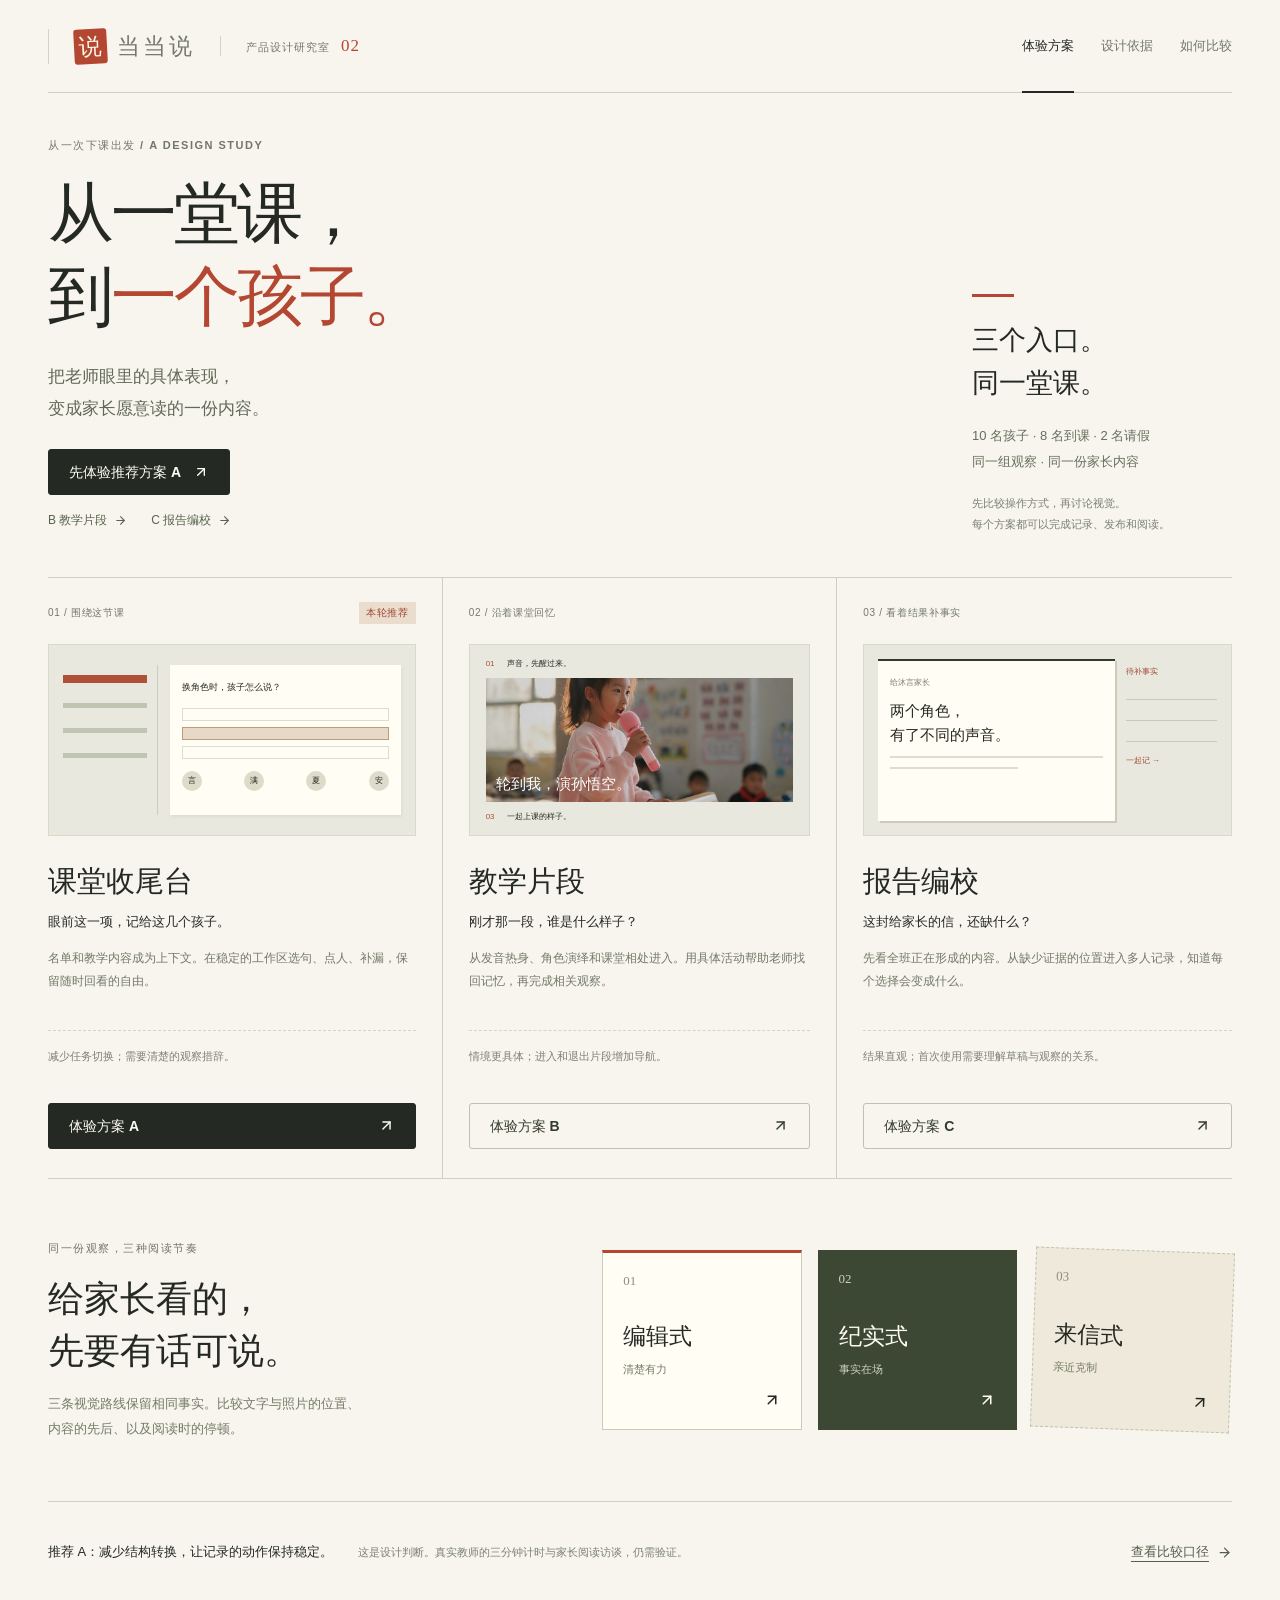
<file: index.html>
<!doctype html><html lang="zh-CN"><head><meta charset="utf-8"><meta name="viewport" content="width=device-width,initial-scale=1"><title>当当说 · 正在打开设计研究室</title><style>body{margin:0;min-height:100vh;display:grid;place-items:center;background:#f7f5ee;color:#252923;font-family:system-ui,sans-serif}main{text-align:center;padding:25px}h1{font-size:28px}p{font-size:14px;color:#646f57}button{padding:12px 20px;background:#252923;color:#fff;border:0}</style></head><body><main><h1>当当说</h1><p>正在打开三种核心体验方案…</p></main><script>window.__DDS_HTML_PARTS__=[];</script><script src="./parts/part-01.js"></script>
<script src="./parts/part-02.js"></script>
<script src="./parts/part-03.js"></script>
<script src="./parts/part-04.js"></script>
<script src="./parts/part-05.js"></script>
<script src="./parts/part-06.js"></script>
<script src="./parts/part-07.js"></script>
<script src="./parts/part-08.js"></script>
<script src="./parts/part-09.js"></script>
<script src="./parts/part-10.js"></script>
<script src="./parts/part-11.js"></script>
<script src="./parts/part-12.js"></script>
<script src="./parts/part-13.js"></script>
<script src="./parts/part-14.js"></script>
<script src="./parts/part-15.js"></script>
<script src="./parts/part-16.js"></script>
<script src="./parts/part-17.js"></script>
<script src="./parts/part-18.js"></script><script>window.addEventListener('load',function(){if(window.__DDS_HTML_PARTS__.length!==18){document.querySelector('p').textContent='文件没有加载完整，请完整解压后重试。';}else{var ddsHtml=window.__DDS_HTML_PARTS__.join('');delete window.__DDS_HTML_PARTS__;document.open();document.write(ddsHtml);document.close();}},{once:true});</script></body></html>
</file>
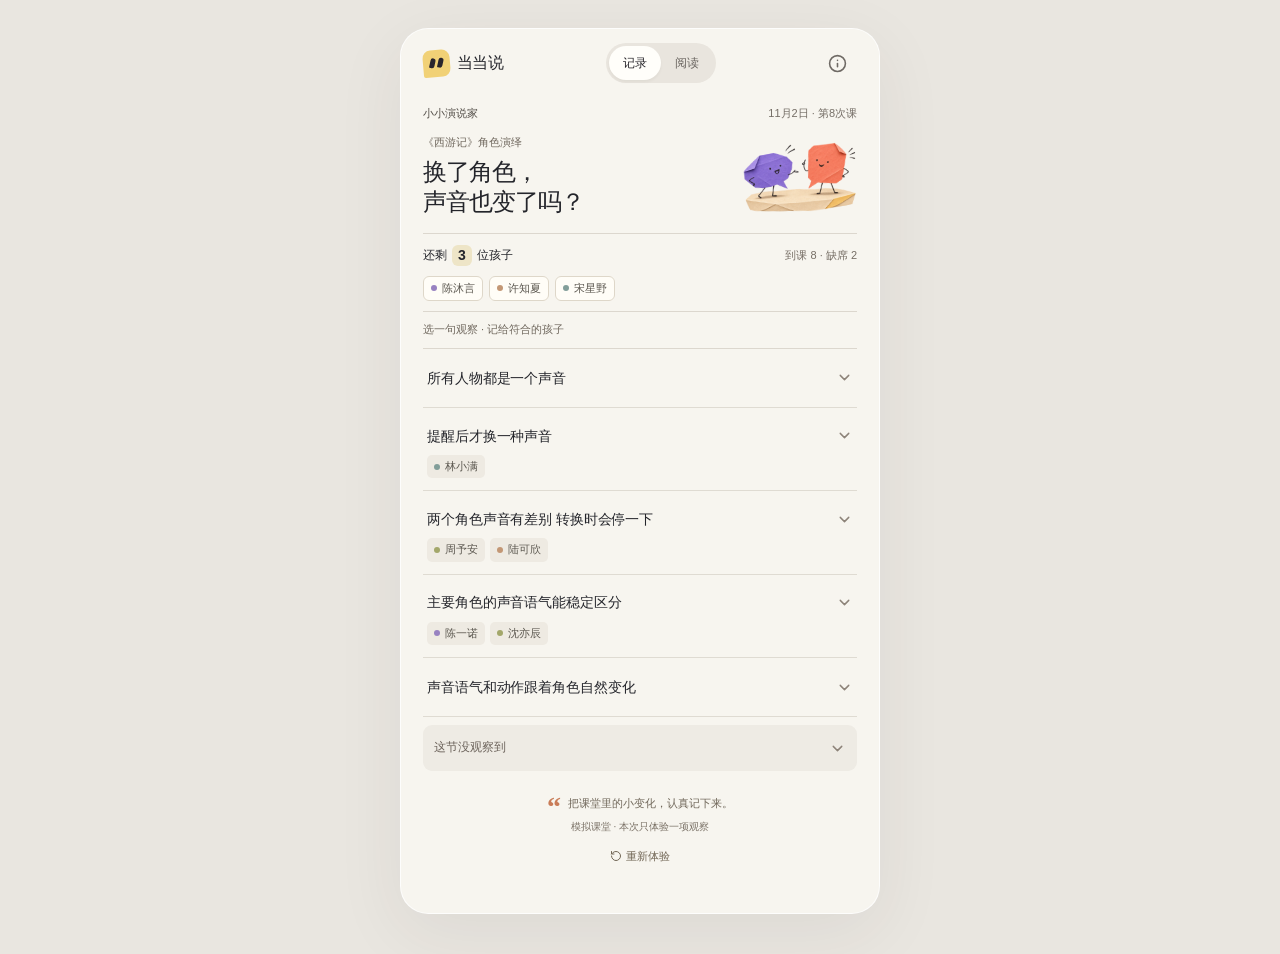
<file: moment/index.html>
<!doctype html><html lang="zh-CN"><head><meta charset="UTF-8"/><meta name="viewport" content="width=device-width,initial-scale=1,viewport-fit=cover"/><meta name="theme-color" content="#f4f3f7"/><title>当当说 · 留住这一刻</title>  <script type="module" crossorigin src="./assets/moment-moly-GaG.js"></script>
  <link rel="stylesheet" crossorigin href="./assets/moment-C3P3PPce.css">
</head><body><div id="root"></div></body></html>
</file>
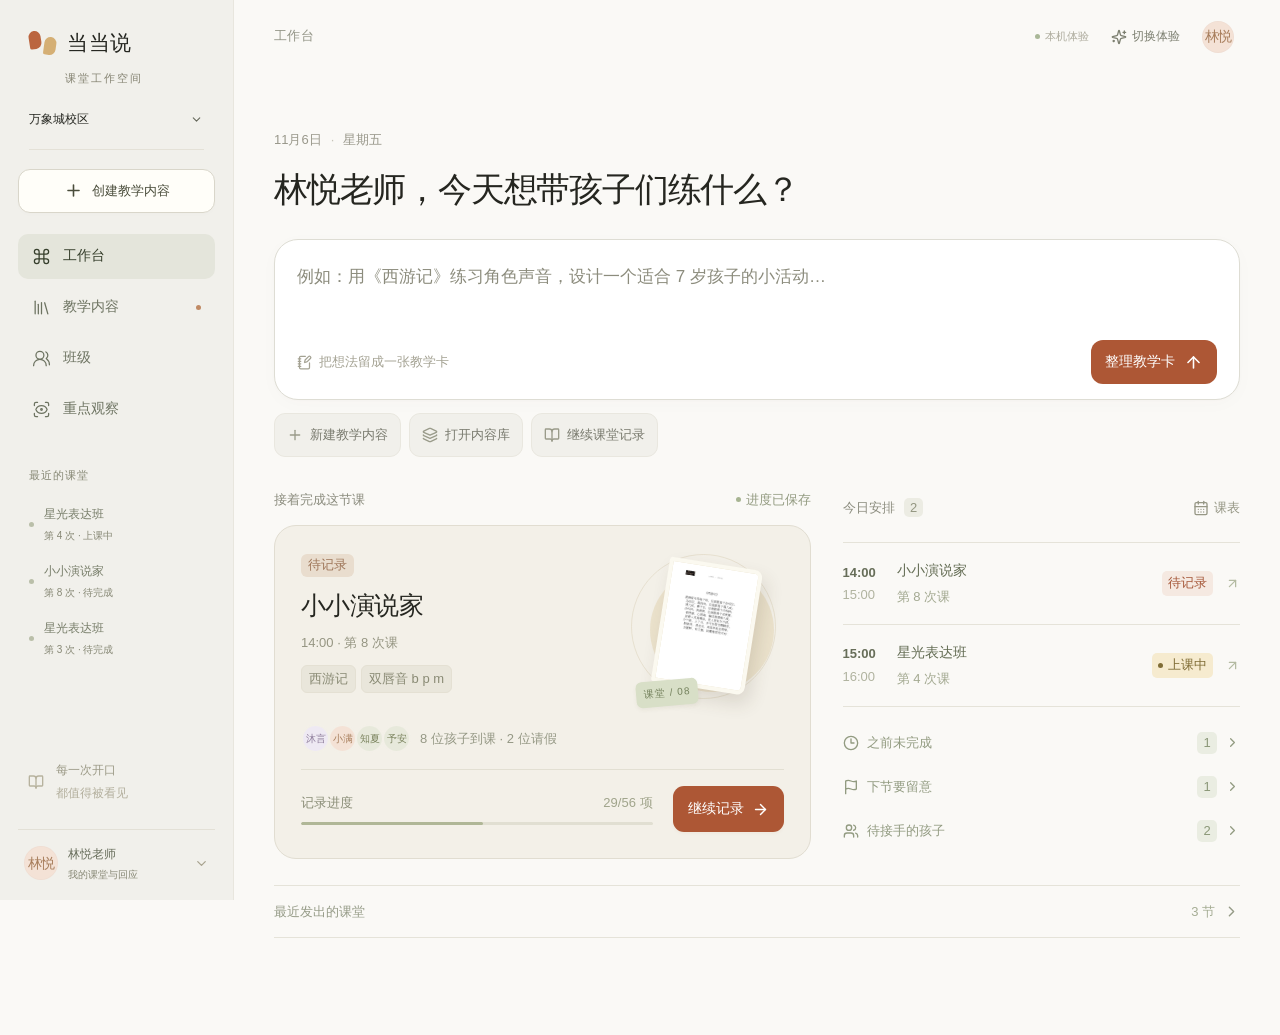
<file: rebuild/index.html>
<!doctype html>
<html lang="zh-CN"><head><meta charset="UTF-8"/><meta name="viewport" content="width=device-width, initial-scale=1, viewport-fit=cover"/><meta name="theme-color" content="#f8f7f3"/><meta name="description" content="当当说 · 记下课堂里发生的成长"/><link rel="icon" href="data:image/svg+xml,%3Csvg xmlns='http://www.w3.org/2000/svg' viewBox='0 0 32 32'%3E%3Crect x='3' y='4' width='12' height='19' rx='6' fill='%236452cc'/%3E%3Crect x='18' y='10' width='12' height='19' rx='6' fill='%23d2a05b'/%3E%3C/svg%3E"/><title>当当说 · 课堂与成长</title>  <script type="module" crossorigin src="./assets/rebuild-Ch8-Cnk4.js"></script>
  <link rel="stylesheet" crossorigin href="./assets/rebuild-DZ2spEwN.css">
</head><body><div id="root"></div></body></html>
</file>
<file: moment/assets/moment-C3P3PPce.css>
.mp-parent{--mp-ink: #24252b;--mp-copy: #56564f;--mp-muted: #68665f;--mp-purple: #7055d7;--mp-page: #f7f5ef;--mp-line: #dedbd2;color:var(--mp-ink);background:var(--mp-page);min-height:calc(100svh - 64px);width:100%;overflow-x:clip;font-family:-apple-system,BlinkMacSystemFont,PingFang SC,Microsoft YaHei,sans-serif;-webkit-font-smoothing:antialiased;padding:0 22px max(32px,env(safe-area-inset-bottom));box-sizing:border-box}.mp-parent *,.mp-parent *:before,.mp-parent *:after{box-sizing:border-box}.mp-parent button{font:inherit;cursor:pointer;-webkit-tap-highlight-color:transparent}.mp-parent button:focus-visible,.mp-moment-observation:focus-visible{outline:3px solid var(--mp-purple);outline-offset:5px}.mp-parent-header{max-width:480px;min-height:48px;margin:0 auto;display:flex;justify-content:space-between;align-items:center;gap:14px}.mp-parent-back{border:0;padding:0 5px 0 0;min-height:44px;display:inline-flex;align-items:center;gap:7px;background:none;color:var(--mp-copy);font-size:12px!important}.mp-parent-back:hover{color:var(--mp-ink)}.mp-parent-date{margin-left:auto;color:var(--mp-muted);font-size:11px;line-height:1.5;white-space:nowrap;font-variant-numeric:tabular-nums}.mp-parent-date>span{margin:0 5px}.mp-parent-content{max-width:440px;margin:14px auto 0}.mp-parent-identity{margin:0 0 24px}.mp-parent-identity h1{font-size:22px;line-height:1.4;font-weight:750;letter-spacing:-.5px;color:var(--mp-ink);margin:0}.mp-parent-identity p{font-size:12px;line-height:1.75;margin:8px 0 0;color:var(--mp-copy)}.mp-parent-identity p>span{margin:0 5px}.mp-moment-card{position:relative;width:100%;margin:0;border:1px solid #d8d4c8;border-radius:3px 0 3px 3px;background:#fffdf7;box-shadow:0 2px 2px #28272006,0 9px 16px -10px #35322928;scroll-margin-top:24px;isolation:isolate;view-transition-name:mp-moment-surface}.mp-moment-card:before{content:"";position:absolute;z-index:2;width:19px;height:19px;right:-1px;top:-1px;background:linear-gradient(45deg,#ece8dc 0 47%,#cfcbbf 49% 51%,var(--mp-page) 53%)}.mp-paper-face{padding:22px 24px 4px}.mp-moment-topline{display:flex;align-items:center;justify-content:space-between;gap:12px;margin-bottom:25px}.mp-moment-aspect{color:#6043c4;background:#f0ebff;border:1px solid #dcd2fa;border-radius:3px;font-size:11px;font-weight:550;line-height:1.5;padding:3px 7px}.mp-paper-number{font-size:11px;font-weight:500;color:var(--mp-muted);letter-spacing:.4px;padding-right:4px}.mp-moment-anchor{position:relative}.mp-observation-label{display:block;font-size:11px;color:var(--mp-muted);line-height:1.7;margin-bottom:8px}.mp-moment-observation{font-size:27px;font-weight:750;line-height:1.65;letter-spacing:-.5px;color:var(--mp-ink);margin:0;overflow-wrap:anywhere;outline:none;view-transition-name:mp-moment-observation}.mp-observation-phrase{display:inline-block;max-width:100%;vertical-align:top}.mp-moment-imprint{display:flex;align-items:flex-end;justify-content:space-between;gap:10px;min-height:126px;padding:10px 0 8px}.mp-teacher-imprint{flex-shrink:0;display:flex;flex-direction:column;align-items:flex-start;gap:4px;padding:0 0 13px}.mp-ink-dash{display:block;width:23px;height:4px;background:#e9785b;border-radius:3px 1px 2px;transform:rotate(-7deg);margin-bottom:6px}.mp-teacher-imprint>span:not(.mp-ink-dash){font-size:11px;color:var(--mp-muted);line-height:1.5}.mp-teacher-imprint strong{font-size:13px;color:var(--mp-ink);font-weight:550;line-height:1.6}.mp-voice-stage{display:block;width:170px;height:118px;max-width:65%;object-fit:contain;object-position:center bottom;mix-blend-mode:multiply}.mp-paper-footer{display:flex;align-items:center;justify-content:space-between;gap:12px;margin:0 24px;padding:13px 0 14px;border-top:1px dashed #d9d5c9;font-size:11px;color:var(--mp-muted);line-height:1.5;font-variant-numeric:tabular-nums}.mp-paper-footer>span:last-child{letter-spacing:1px}.mp-moment-action{padding-top:19px}.mp-action-context{color:var(--mp-copy);font-size:11px;text-align:center;line-height:1.7;margin:0 0 10px}.mp-moment-toggle{display:flex;align-items:center;justify-content:center;gap:13px;width:100%;min-height:52px;padding:14px 20px;border:1px solid var(--mp-ink);border-radius:11px;background:var(--mp-ink);color:#fffdf7;font-size:15px!important;font-weight:550!important;line-height:1.5}.mp-moment-toggle:hover{background:#35353b}.mp-moment-toggle:active{transform:translateY(1px)}.mp-moment-toggle:disabled{cursor:wait}.mp-moment-toggle svg{flex-shrink:0}.mp-parent-expanded .mp-moment-toggle{background:transparent;color:var(--mp-ink);border-color:#b6b2a7}.mp-parent-expanded .mp-moment-toggle:hover{background:#eeece4}.mp-moment-reading{position:relative;min-width:0;margin:0 24px;padding:22px 0 0;border-top:1px solid var(--mp-line)}.mp-moment-reading:before{content:"";position:absolute;width:34px;height:3px;left:0;top:-2px;background:var(--mp-purple)}.mp-history-heading{display:flex;flex-wrap:wrap;gap:7px 9px;align-items:baseline}.mp-history-label{color:#6043c4;font-size:11px;line-height:1.7;font-weight:600}.mp-moment-history h2{font-size:13px;color:var(--mp-copy);font-weight:550;line-height:1.7;margin:0}.mp-moment-history blockquote{color:var(--mp-ink);font-size:19px;line-height:1.8;font-weight:550;padding:0;margin:12px 0 0;overflow-wrap:anywhere}.mp-history-empty>p,.mp-moment-pause>p{color:var(--mp-copy);font-size:16px;line-height:1.8;margin:9px 0 0}.mp-moment-next{margin-top:27px;padding-left:12px;border-left:2px solid #d5cdb3}.mp-moment-next h2{font-size:12px;color:var(--mp-copy);font-weight:550;line-height:1.7;margin:0 0 7px}.mp-moment-next>p{font-size:16px;line-height:1.85;color:var(--mp-ink);margin:0;overflow-wrap:anywhere}.mp-reading-end{color:var(--mp-muted);font-size:11px;line-height:1.7;padding:0;margin:26px 0 19px}.mp-moment-pause h2{font-size:18px;line-height:1.6;color:var(--mp-ink);margin:0;font-weight:650}.mp-unobserved-note{display:flex;align-items:flex-start;gap:12px;padding:27px 0 25px}.mp-unobserved-note .mp-ink-dash{flex-shrink:0;margin-top:12px;background:#aaa495}.mp-unobserved-note>p{color:var(--mp-copy);font-size:16px;line-height:1.8;margin:0}.mp-parent-empty{max-width:380px;margin:40px auto 0;padding-bottom:20px;text-align:center}.mp-empty-paper{position:relative;width:150px;height:170px;border:1px solid #d7d3c7;border-radius:2px;background:#fffdf7;box-shadow:3px 5px 0 -2px #eeebe1,3px 5px 0 -1px #d7d3c7;margin:0 auto 30px;padding:24px 22px;transform:rotate(-6deg)}.mp-empty-paper-label{display:block;color:var(--mp-muted);text-align:left;font-size:11px;font-weight:550;margin-bottom:22px}.mp-empty-paper>i{display:block;height:1px;background:#dcd8cc;margin:12px 0}.mp-empty-paper>i:nth-last-child(2){width:62%}.mp-empty-paper-mark{position:absolute;left:22px;bottom:22px;width:20px;height:4px;background:#e9785b;transform:rotate(-5deg);border-radius:2px}.mp-parent-empty h1{color:var(--mp-ink);font-size:30px;font-weight:750;line-height:1.5;letter-spacing:-.8px;margin:0}.mp-parent-empty>p{color:var(--mp-copy);font-size:16px;line-height:1.85;margin:17px 0 27px}.mp-empty-back{display:flex;align-items:center;justify-content:center;gap:13px;width:100%;min-height:52px;padding:14px 18px;border:1px solid var(--mp-ink);border-radius:11px;color:#fffdf7;background:var(--mp-ink);font-size:15px!important;font-weight:550!important}.mp-empty-back:hover{background:#35353b}::view-transition-group(mp-moment-surface),::view-transition-group(mp-moment-observation){animation-duration:.3s;animation-timing-function:cubic-bezier(.2,.75,.25,1)}::view-transition-old(mp-moment-surface),::view-transition-new(mp-moment-surface){height:100%;mix-blend-mode:normal;object-fit:fill}::view-transition-old(mp-moment-observation),::view-transition-new(mp-moment-observation){mix-blend-mode:normal}@media(min-width:600px){.mp-parent{padding-left:28px;padding-right:28px}.mp-parent-content{margin-top:18px}.mp-parent-identity{margin-bottom:27px}.mp-paper-face{padding:24px 28px 5px}.mp-moment-observation{font-size:29px}.mp-moment-imprint{min-height:142px}.mp-voice-stage{width:186px;height:132px}.mp-moment-reading,.mp-paper-footer{margin-left:28px;margin-right:28px}}@media(max-width:374px){.mp-parent{padding-left:18px;padding-right:18px}.mp-parent-content{margin-top:11px}.mp-parent-identity{margin-bottom:20px}.mp-parent-identity h1{font-size:21px}.mp-paper-face{padding-left:21px;padding-right:21px}.mp-moment-observation{font-size:25px}.mp-moment-topline{margin-bottom:21px}.mp-voice-stage{width:150px;height:108px}.mp-moment-imprint{min-height:116px}.mp-moment-reading,.mp-paper-footer{margin-left:21px;margin-right:21px}}@media(prefers-reduced-motion:reduce){.mp-parent *,.mp-parent *:before,.mp-parent *:after{animation:none!important;transition:none!important;scroll-behavior:auto!important}::view-transition-group(mp-moment-surface),::view-transition-group(mp-moment-observation),::view-transition-old(mp-moment-surface),::view-transition-new(mp-moment-surface),::view-transition-old(mp-moment-observation),::view-transition-new(mp-moment-observation){animation-duration:.001ms!important}}:root{font-family:-apple-system,BlinkMacSystemFont,Segoe UI,PingFang SC,Hiragino Sans GB,Microsoft YaHei,sans-serif;color:#24252b;background:#e9e6e0;font-synthesis:none;-webkit-font-smoothing:antialiased;--ink:#24252b;--violet:#7055d7;--muted:#6e6a67;--paper:#f7f5ef}*{box-sizing:border-box}body{margin:0}button,a{-webkit-tap-highlight-color:transparent}button{font:inherit;color:inherit;cursor:pointer;border:0;background:none}button:disabled{cursor:default}button svg{flex-shrink:0}button:focus-visible,a:focus-visible{outline:3px solid #927aea;outline-offset:4px}a{color:inherit;text-decoration:none}.moment-app{position:relative;max-width:480px;min-height:100dvh;margin:auto;background:var(--paper);padding-bottom:env(safe-area-inset-bottom);isolation:isolate}.moment-top{height:64px;padding:12px 22px 8px;display:flex;align-items:center;justify-content:space-between;gap:12px;position:relative;z-index:5;background:var(--paper)}.moment-brand{display:flex;align-items:center;gap:7px;font-size:16px;font-weight:800;letter-spacing:-.6px}.moment-symbol{width:27px;height:27px;background:#f1d176;border-radius:8px 8px 8px 2px;display:grid;place-items:center;font-family:Georgia,serif;font-weight:800;font-size:41px;padding-top:2px;line-height:1;overflow:hidden;transform:rotate(-5deg)}.moment-modes{display:flex;padding:3px;background:#e9e5de;border-radius:22px}.moment-modes button{font-size:12px;min-width:52px;min-height:34px;border-radius:18px;color:#69645f;font-weight:500}.moment-modes button[aria-pressed=true]{background:#fffefa;color:#27252a;box-shadow:0 2px 3px #33261b0c}.moment-icon{width:38px;height:42px;display:grid;place-items:center;border-radius:50%;color:#6f6a65}.moment-icon:hover{background:#eae6de}.moment-teacher{padding:4px 22px 23px}.moment-intro{padding:8px 0 17px}.moment-lesson-line{display:flex;align-items:center;justify-content:space-between;gap:10px;font-size:11px;color:#746d65;line-height:1.5}.moment-lesson-line>span:first-child{font-weight:550;color:#534e48}.moment-title-row{position:relative;display:flex;align-items:center;justify-content:space-between;margin-top:17px;min-height:108px}.moment-title-row>div{position:relative;z-index:1}.moment-lesson-name{font-size:11px;margin:0 0 10px;color:#70685e}.moment-intro h1{font-size:25px;line-height:1.32;letter-spacing:-1px;font-weight:760;margin:0}.moment-stage{width:148px;height:125px;object-fit:contain;margin:-10px -12px -10px -5px;transform:rotate(-3deg);flex-shrink:0;pointer-events:none}.moment-roster{padding:13px 0 12px;border-top:1px solid #dcd7ce;border-bottom:1px solid #dcd7ce;position:sticky;top:0;z-index:4;background:#f7f5eff5;-webkit-backdrop-filter:blur(14px);backdrop-filter:blur(14px)}.moment-roster-title{display:flex;justify-content:space-between;align-items:center;gap:8px;font-size:12px}.moment-roster-title>span{display:flex;align-items:center;gap:4px;font-weight:550}.moment-roster-title strong{display:inline-grid;place-items:center;font-size:14px;min-width:20px;height:21px;background:#eee5c7;border-radius:6px;font-weight:700;margin:0 1px}.moment-roster-title small{font-size:11px;color:#766e65}.moment-roster-title svg{color:#5c5384}.moment-roster>p{font-size:12px;color:#646255;margin:7px 0 0}.moment-roster.is-complete{background:#efeee3f5}.moment-roster.is-complete .moment-roster-title>span{color:#454932}.moment-roster.is-complete .moment-roster-title svg{background:#e1e5cb;padding:2px;box-sizing:content-box;border-radius:50%;color:#4f5938;animation:moment-arrive .28s ease-out}.moment-waiting{display:flex;flex-wrap:wrap;gap:6px;margin-top:10px}.moment-person{display:inline-flex;align-items:center;gap:5px;padding:4px 7px;border-radius:5px;font-size:11px;line-height:1.4;white-space:nowrap;color:#5b574f;background:#eeeae2;vertical-align:middle}.moment-waiting .moment-person{background:#fffdf7;border:1px solid #ded7c9;border-radius:6px}.moment-dot{width:6px;height:6px;border-radius:50%;display:inline-block;background:var(--tone)}.tone-0{--tone:#9882c1;--toneLight:#e9e1f5}.tone-1{--tone:#829e99;--toneLight:#e2ece6}.tone-2{--tone:#c39775;--toneLight:#f4e5d8}.tone-3{--tone:#a3a76a;--toneLight:#ebeccf}.moment-guide{display:flex;align-items:center;justify-content:space-between;gap:7px;min-height:43px;font-size:11px;color:#70685e}.moment-guide button{display:inline-flex;align-items:center;gap:4px;min-height:40px;color:#5e4e91;font-size:11px}.moment-guide button:disabled{opacity:.4}.moment-sentences{display:flex;flex-direction:column;gap:0;border-top:1px solid #dcd7ce}.moment-sentence{position:relative;padding:0 4px;background:transparent;border-bottom:1px solid #dfdbd2;scroll-margin-top:110px;transition:background .18s,border-color .18s;overflow:clip}.moment-sentence-heading{display:flex;align-items:center;justify-content:space-between;gap:14px;width:100%;min-height:58px;padding:16px 0;font-size:14px;font-weight:530;line-height:1.6;letter-spacing:-.1px;text-align:left}.moment-sentence-heading>span{max-width:300px}.moment-sentence-heading svg{color:#8d8379;transition:transform .15s}.moment-sentence-heading:active:not(:disabled) svg{transform:translateY(2px)}.moment-sentence-heading:disabled{color:#5e5a55}.moment-sentence.has-records .moment-sentence-heading{padding-bottom:7px;min-height:47px}.moment-assigned{display:flex;flex-wrap:wrap;gap:5px;padding:0 0 12px}.moment-sentence.is-unobserved{border:0;margin-top:8px;padding:0 11px;background:#eeebe4;border-radius:9px}.moment-sentence.is-unobserved .moment-sentence-heading{min-height:46px;font-size:12px;color:#6b625a;padding:12px 0}.moment-sentence.is-active{padding:0 14px;margin:8px -5px;border:1px solid #c7bce9;border-radius:14px;background:#fffdff;box-shadow:0 4px #ddd6ed55,0 14px 26px -19px #3e2f66;z-index:2}.moment-sentence.is-active:before{content:"";position:absolute;top:0;left:0;right:0;height:4px;background:#8b75d9}.moment-sentence.is-active .moment-sentence-heading{font-size:17px;font-weight:680;line-height:1.55;padding:21px 0 17px;min-height:85px;border-bottom:1px solid #e7e0ef}.moment-sentence.is-active .moment-sentence-heading svg{color:#66557c}.moment-choice-label{display:flex;align-items:center;justify-content:space-between;font-size:11px;color:#756485;margin:15px 0 12px}.moment-choice-label>span:first-child{font-size:12px;color:#49395e;font-weight:550}.moment-choice-label>span:last-child{background:#f0ebfa;padding:4px 8px;border-radius:12px}.moment-children{display:grid;grid-template-columns:repeat(4,minmax(0,1fr));gap:6px}.moment-child{display:flex;flex-direction:column;align-items:center;gap:6px;padding:9px 1px 8px;min-height:92px;border:1px solid #e9e3ef;background:#fff;border-radius:9px;font-size:11px;transition:background .14s,border-color .14s,transform .12s}.moment-child:active{transform:scale(.95)}.moment-initial{width:31px;height:31px;display:grid;place-items:center;position:relative;border-radius:50%;background:var(--toneLight);color:#62516c;font-size:13px;font-weight:650}.moment-child>small{font-size:10px;white-space:nowrap;color:#756782}.moment-child.is-chosen{background:#7055cf;border-color:#7055cf;color:#fff;box-shadow:0 2px #4e3b9a}.moment-child.is-chosen .moment-initial{background:#ffffff25;color:#fff}.moment-tick{position:absolute;right:-3px;bottom:0;width:14px;height:14px;display:grid;place-items:center;border-radius:50%;background:#fff;color:#6547c3;animation:moment-arrive .18s ease-out}.moment-conflicts{margin-top:13px;border-top:1px solid #e8deee;padding-top:12px;font-size:11px;line-height:1.6;color:#6e5e7c}.moment-conflicts strong{font-size:11px;font-weight:600;color:#51415f}.moment-conflicts p{margin:7px 0}.moment-removal{font-size:11px;color:#65516b;line-height:1.7;background:#f5edf4;border-radius:7px;padding:8px 10px}.moment-choice-actions{display:flex;gap:9px;margin:16px 0 15px}.moment-cancel{min-height:46px;padding:11px 17px;border-radius:10px;background:#eee8f3;color:#655670;font-size:12px}.moment-confirm{display:flex;justify-content:center;align-items:center;gap:12px;flex:1;min-height:46px;padding:12px 16px;background:#27242e;color:#fff;border-radius:10px;font-size:12px;font-weight:550;transition:transform .1s}.moment-confirm:active:not(:disabled){transform:scale(.98)}.moment-confirm:disabled{background:#ddd5e6;color:#74677f}.moment-foot{padding:25px 0 14px;text-align:center}.moment-foot>div{display:flex;justify-content:center;align-items:center;gap:7px;font-size:11px;color:#71685b}.moment-foot-mark{font-family:Georgia,serif;font-size:28px;font-weight:700;line-height:14px;color:#c97c58;transform:translateY(3px)}.moment-foot p{font-size:10px;color:#7b7267;margin:9px 0 2px}.moment-foot>button{display:inline-flex;align-items:center;gap:4px;min-height:40px;color:#726756;font-size:11px}.moment-read-dock{position:sticky;z-index:6;bottom:calc(10px + env(safe-area-inset-bottom))}.moment-read-dock>button{display:flex;justify-content:space-between;align-items:center;width:100%;padding:14px 18px;text-align:left;color:#fff;background:#29272d;border-radius:14px;box-shadow:0 6px 25px #20182b28}.moment-read-dock small{display:block;font-size:10px;color:#dfd9e8;margin-bottom:4px}.moment-read-dock strong{font-size:13px;font-weight:550}.moment-read-dock svg{background:#f1d176;color:#3a3138;width:32px;height:32px;padding:6px;border-radius:50%;transform:rotate(-4deg)}.moment-toast{position:fixed;z-index:30;bottom:calc(88px + env(safe-area-inset-bottom));left:50%;transform:translate(-50%);width:max-content;max-width:calc(100% - 36px);padding:12px 16px;border-radius:12px;background:#302b33f5;color:#fff;font-size:12px;line-height:1.65;box-shadow:0 6px 26px #201a3424;pointer-events:none}.moment-overlay{position:fixed;top:0;right:0;bottom:0;left:0;z-index:50;background:#26233150;-webkit-backdrop-filter:blur(6px);backdrop-filter:blur(6px);display:flex;align-items:center;justify-content:center;padding:22px}.moment-about{background:#fffdf7;max-width:390px;max-height:85dvh;overflow:auto;padding:28px;border-radius:18px;box-shadow:0 20px 80px #26202e30}.moment-about>.moment-icon{float:right;margin:-10px -10px 0 0}.moment-kicker{font-size:11px;color:#7a6551;letter-spacing:.03em}.moment-about h2{font-size:25px;font-weight:700;line-height:1.4;margin:15px 0}.moment-about p{font-size:13px;line-height:1.85;color:#665c54}.moment-about small{font-size:11px;line-height:1.9;color:#756a5e}.moment-reset h2{font-size:22px}.moment-reset .moment-confirm{display:inline-flex;float:right;margin-left:8px}.moment-storage{font-size:11px;margin:0;padding:10px 22px;background:#fff0d8;color:#634a24}@keyframes moment-arrive{0%{transform:scale(.65) rotate(-14deg);opacity:0}to{transform:scale(1) rotate(0);opacity:1}}::view-transition-group(*){animation-duration:.34s;animation-timing-function:cubic-bezier(.2,.8,.2,1)}::view-transition-old(root),::view-transition-new(root){animation-duration:.18s}::view-transition-old(*),::view-transition-new(*){mix-blend-mode:normal}@media(min-width:600px){body{padding:28px 0 40px;background:#e9e6e0}.moment-app{border:1px solid #fffc;border-radius:28px;box-shadow:0 18px 70px #38302512;overflow:clip;min-height:calc(100dvh - 68px)}.moment-top{border-radius:28px 28px 0 0}}@media(max-width:374px){.moment-top{padding-left:17px;padding-right:17px;gap:8px}.moment-teacher{padding-left:17px;padding-right:17px}.moment-intro h1{font-size:23px}.moment-stage{width:133px;height:115px;margin-right:-10px}.moment-child{font-size:10px}.moment-sentence-heading{font-size:13px}.moment-sentence.is-active .moment-sentence-heading{font-size:16px}.moment-modes button{min-width:48px}}@media(prefers-reduced-motion:reduce){*,*:before,*:after{scroll-behavior:auto!important;animation:none!important;transition:none!important}::view-transition-group(*){animation-duration:0s!important}}.moment-symbol{position:relative;font-size:0;padding:0}.moment-symbol:before,.moment-symbol:after{content:"";position:absolute;top:8px;width:5px;height:10px;background:#29252c;border-radius:4px 4px 4px 1px;transform:rotate(17deg)}.moment-symbol:before{left:7px}.moment-symbol:after{left:15px}.moment-intro{padding-bottom:12px}.moment-title-row{margin-top:10px;min-height:89px}.moment-stage{width:138px;height:108px}.moment-intro h1{font-size:24px;line-height:1.27}.moment-lesson-name{margin-bottom:7px}.moment-guide{min-height:36px}.moment-roster{padding-top:11px;padding-bottom:10px}@media(max-width:374px){.moment-intro h1{font-size:22px}.moment-stage{width:122px;height:100px}}.moment-sentence.is-active{background:#fffdf7;border-color:#d4cbbd;border-radius:10px;box-shadow:0 5px 15px -9px #4d392538}.moment-sentence.is-active:before{display:none}.moment-sentence.is-active .moment-sentence-heading{border-bottom-color:#e6dfd3}.moment-sentence.is-active .moment-sentence-heading svg{color:#756b5f}.moment-choice-label{color:#776a5d}.moment-choice-label>span:first-child{color:#494239}.moment-choice-label>span:last-child{background:#eee9df}.moment-child{border-color:#e2dbce;background:#fffdf7}.moment-child>small{color:#73685d}.moment-child.is-chosen{background:#7055cf;border-color:#7055cf}.moment-child.is-chosen>small{color:#f0eaff}.moment-cancel{background:#eae5da;color:#695f52}.moment-conflicts{border-top-color:#e5dccf;color:#6f6252}.moment-conflicts strong{color:#55493b}.moment-removal{background:#f0e9de;color:#695949}
</file>
<file: rebuild/assets/rebuild-DZ2spEwN.css>
.rt-page{--rt-clay:#bc633f;--rt-ink:#2b2c25;--rt-muted:#85877a;--rt-line:#e7e6de;--rt-paper:#fffefa;max-width:1120px;margin:0 auto;padding:8px 22px 60px;color:var(--rt-ink);font-size:15px;line-height:1.65}.rt-page h1,.rt-page h2,.rt-page h3,.rt-page p{margin:0}.rt-page button,.rt-page input,.rt-page textarea{font:inherit}.rt-page button{cursor:pointer;-webkit-tap-highlight-color:transparent}.rt-page button:disabled{cursor:default}.rt-page button:focus-visible,.rt-page input:focus-visible,.rt-page textarea:focus-visible,.rt-page a:focus-visible{outline:3px solid #dfb89f;outline-offset:3px}.rt-eyebrow{font-size:12px!important;letter-spacing:.12em;color:#a07e65!important;margin-bottom:12px!important;font-weight:600}.rt-library-heading{display:flex;align-items:center;justify-content:space-between;gap:24px;padding:30px 0 27px}.rt-library-heading h1,.rt-create-title h1{font-size:35px;line-height:1.45;letter-spacing:-.055em;font-weight:700}.rt-library-heading>div>p:last-child{font-size:14px;color:#919080;margin-top:10px;line-height:1.8}.rt-mobile-break{display:none}.rt-create-button{flex-shrink:0}.rt-lesson-context{display:flex;align-items:center;gap:12px;padding:16px 18px;background:#efeee7;border-radius:14px;margin-bottom:20px;color:#747665}.rt-context-icon{width:34px;height:34px;display:grid;place-items:center;flex-shrink:0;border:1px solid #dddccd;background:#fbfaf5;border-radius:10px;color:#918a73}.rt-lesson-context p{font-size:13px;flex:1}.rt-lesson-context strong{font-weight:600;color:#555b46;margin-left:5px}.rt-lesson-context small{display:block;font-size:12px;color:#92937f;margin-top:3px}.rt-lesson-context>button{display:flex;align-items:center;gap:5px;min-height:38px;flex-shrink:0;padding:5px;border:0;background:transparent;color:#787c65;font-size:12px}.rt-draft-resume{display:flex;align-items:center;gap:12px;padding:16px 17px;border:1px solid #eadfcd;background:#fbf5e9;border-radius:15px;margin:4px 0 26px}.rt-draft-paper{display:grid;place-items:center;width:37px;height:44px;background:#fffaf0;border:1px solid #e4d6ba;border-radius:3px 8px 8px 3px;color:#b2a080;flex-shrink:0}.rt-draft-resume>div{flex:1;min-width:0}.rt-draft-resume>div>span{font-size:12px;color:#a19479;display:block}.rt-draft-resume strong{display:block;font-size:15px;font-weight:600;white-space:nowrap;text-overflow:ellipsis;overflow:hidden;color:#746348;margin-top:3px}.rt-draft-resume>button:not(.rt-icon-button){display:flex;align-items:center;gap:5px;min-height:44px;flex-shrink:0;padding:5px 0;background:transparent;border:0;font-size:13px;color:#91754e}.rt-icon-button{display:grid;place-items:center;width:36px;min-height:40px;border:0;background:transparent;color:#a3a18f;flex-shrink:0;padding:7px}.rt-library-tools{display:flex;align-items:center;gap:12px;margin-bottom:17px}.rt-search{display:flex;align-items:center;gap:11px;max-width:440px;flex:1;min-height:48px;padding:0 15px;background:#fffefa;border:1px solid #e4e3da;border-radius:14px;color:#a4a394}.rt-search input{flex:1;border:0;background:transparent;outline:0!important;padding:11px 0;width:100%;min-width:0;color:#555748;font-size:14px}.rt-search input::placeholder{color:#aaa99a}.rt-search>button{display:grid;place-items:center;min-width:28px;height:32px;border:0;background:transparent;color:#9c9e8c}.rt-mine-filter{display:flex;align-items:center;justify-content:center;gap:7px;min-height:46px;border:1px solid transparent;border-radius:13px;padding:10px 12px;color:#93927f;background:transparent;font-size:13px!important}.rt-mine-filter.active{background:#eee8de;border-color:#e2d5c5;color:#98704c}.rt-kind-tabs{display:flex;gap:6px;margin:0 0 25px;border-bottom:1px solid var(--rt-line);padding-bottom:0;overflow-x:auto;scrollbar-width:none}.rt-kind-tabs button{border:0;border-bottom:2px solid transparent;background:transparent;padding:12px 16px 14px;min-height:47px;color:#8b8d7c;white-space:nowrap;font-size:14px;position:relative}.rt-kind-tabs button:first-child{padding-left:2px;margin-right:10px}.rt-kind-tabs button.active{color:#9e512f;font-weight:650;border-bottom-color:var(--rt-clay)}.rt-library-grid{display:grid;grid-template-columns:repeat(3,minmax(0,1fr));gap:22px}.rt-library-card{min-width:0;background:#fffefa;border:1px solid #e6e4da;border-radius:18px;overflow:hidden;transition:transform .18s,box-shadow .18s,border-color .18s}.rt-library-card:hover{transform:translateY(-3px);box-shadow:0 9px 24px #3a302008;border-color:#d3cab7}.rt-card-open{display:block;width:100%;border:0;padding:0;background:transparent;text-align:left;color:inherit}.rt-cover{height:175px;position:relative;overflow:hidden;background:#eae7dd;isolation:isolate}.rt-cover-work{background:#f0e6db}.rt-cover-sound{background:#e5e9dd}.rt-cover-basic{background:#e9e5ef}.rt-cover.has-material{background:#e9e6dd}.rt-cover>img{display:block;width:100%;height:100%;object-fit:cover;object-position:50% 25%;opacity:.96}.rt-cover-kind{position:absolute;top:13px;left:13px;padding:3px 9px;border-radius:6px;color:#8d7965;font-size:11px;background:#fffefaeb;-webkit-backdrop-filter:blur(5px);backdrop-filter:blur(5px);letter-spacing:.08em}.rt-file-badge{position:absolute;bottom:12px;right:12px;display:flex;align-items:center;gap:4px;padding:3px 6px;background:#fffefadd;border-radius:4px;font-size:10px;color:#8c887b}.rt-category-art{position:absolute;top:0;right:0;bottom:0;left:0;display:grid;place-items:center}.rt-work-art{position:relative;display:block;width:115px;height:105px;transform:rotate(-6deg)}.rt-work-art i{display:block;position:absolute;width:72px;height:88px;background:#fbf6ee;border:1px solid #cdbda8;border-radius:3px;left:10px;top:0;box-shadow:2px 4px #ae916014;transform:rotate(-10deg)}.rt-work-art i:nth-child(2){left:28px;top:6px;transform:rotate(4deg);background:#d2ad8c;border-color:#c39a77}.rt-work-art i:nth-child(3){left:42px;top:15px;transform:rotate(13deg);display:grid;place-items:center;color:#ac8060;font-size:32px;font-style:normal;font-weight:500;background:#f4e9d8;border-color:#cbb590}.rt-sound-art{display:flex;align-items:center;justify-content:center;gap:8px;width:145px;height:105px;transform:rotate(-8deg)}.rt-sound-art i{width:10px;height:32px;border-radius:30px;background:#9ca982;box-shadow:1px 3px #70844915}.rt-sound-art i:nth-child(2),.rt-sound-art i:nth-child(6){height:56px;background:#b2bb9c}.rt-sound-art i:nth-child(3),.rt-sound-art i:nth-child(5){height:82px;background:#95a375}.rt-sound-art i:nth-child(4){height:106px;background:#7e8b61}.rt-basic-art{position:relative;display:block;width:130px;height:115px}.rt-basic-art i{position:absolute;top:15px;left:10px;border:13px solid #aea1ba;width:65px;height:65px;border-radius:50%;box-sizing:border-box}.rt-basic-art i:nth-child(2){left:59px;top:36px;border-color:#c5bbcd;transform:rotate(-20deg)}.rt-basic-art i:nth-child(3){top:61px;left:26px;width:26px;height:26px;border:0;background:#8d7e9c}.rt-card-copy{padding:17px 18px 15px;min-height:122px}.rt-card-copy>span{display:block;color:#aaa291;font-size:11px;margin-bottom:7px;letter-spacing:.04em}.rt-card-copy h2{font-size:17px;line-height:1.6;font-weight:650;letter-spacing:-.025em;display:-webkit-box;-webkit-line-clamp:2;-webkit-box-orient:vertical;overflow:hidden}.rt-card-copy p{font-size:13px;color:#9d9b8b;line-height:1.8;margin-top:8px;display:-webkit-box;-webkit-line-clamp:2;-webkit-box-orient:vertical;overflow:hidden}.rt-card-bottom{display:flex;align-items:center;justify-content:space-between;gap:8px;margin:0 17px;padding:10px 0 12px;border-top:1px solid #efede4}.rt-card-bottom>span{font-size:11px;color:#aaa999}.rt-card-bottom>button{display:flex;align-items:center;justify-content:center;gap:4px;border:0;background:transparent;color:#a56c49;min-height:34px;padding:4px 0;font-size:12px}.rt-card-bottom>button:disabled{color:#afb29d}.rt-library-footnote{margin:30px 0 0!important;color:#aaa898;font-size:12px;text-align:center}.rt-library-empty{padding:25px 0}.rt-modal-intro{font-size:15px;line-height:1.9;color:#858675;margin:0 0 20px!important}.rt-preview-content .rt-cover{height:215px;border-radius:12px}.rt-preview-meta{display:flex;align-items:center;gap:8px;margin:19px 0 9px;color:#a39580;font-size:12px}.rt-preview-meta>span+span:before{content:"·";margin-right:8px;color:#c3b9a7}.rt-preview-content>h2{font-size:25px!important;line-height:1.5;letter-spacing:-.04em;font-weight:650;word-break:break-word;margin:0 0 24px!important;color:#3d4233}.rt-preview-section{padding:20px 0;border-top:1px solid #eae8dd}.rt-preview-section h3{font-size:13px;font-weight:600;color:#a39680;margin:0 0 10px}.rt-preview-section p{font-size:15px;line-height:1.9;color:#757a65}.rt-preserve-lines{white-space:pre-wrap}.rt-preview-section ol{list-style:none;padding:0;margin:0;counter-reset:steps;display:grid;gap:10px}.rt-preview-section li{counter-increment:steps;position:relative;padding-left:25px;font-size:15px;line-height:1.8;color:#757a65}.rt-preview-section li:before{content:counter(steps);position:absolute;left:0;top:1px;color:#afa78f;font-size:12px}.rt-preview-aspects{display:flex;flex-wrap:wrap;gap:7px}.rt-preview-aspects span{border:1px solid #e2e3d5;background:#f2f4e9;padding:5px 9px;font-size:12px;color:#8a9178;border-radius:7px}.rt-preview-section p.rt-preview-empty{color:#b2b39e;font-size:14px}.rt-material-link{display:flex;align-items:center;gap:12px;border:1px solid #e3dfd2;background:#f9f6ee;border-radius:12px;width:100%;padding:13px 14px;text-align:left;color:#95836a}.rt-material-link>span{width:33px;height:40px;display:grid;place-items:center;background:#fffaf1;border:1px solid #e5d9c5;border-radius:4px;flex-shrink:0}.rt-material-link>div{flex:1;min-width:0}.rt-material-link strong{display:block;font-size:14px;font-weight:600;word-break:break-all}.rt-material-link small{display:block;font-size:11px;color:#b3a792;margin-top:4px}.rt-material-link>svg{flex-shrink:0}.rt-sheet-actions{display:flex;gap:10px}.rt-sheet-actions>.btn{flex:1;min-height:48px;white-space:normal;line-height:1.5;text-align:center}.rt-material-frame{width:100%;height:65vh;min-height:300px;border:1px solid #e6e1d4;border-radius:8px;background:#f4f0e6}.rt-material-image{display:block;width:100%;height:auto;max-height:66vh;object-fit:contain;border-radius:9px}.rt-full{width:100%;justify-content:center}.rt-lesson-choices{display:grid;gap:8px}.rt-lesson-choices>button{display:flex;align-items:center;gap:12px;min-height:80px;padding:15px;background:#fbfaf4;border:1px solid #e8e6da;border-radius:13px;text-align:left;color:#696f58}.rt-lesson-day{font-size:13px;color:#a49780;min-width:33px}.rt-lesson-choices>button>span:nth-child(2){flex:1}.rt-lesson-choices strong{display:block;font-size:15px;font-weight:600}.rt-lesson-choices small{display:block;font-size:12px;color:#a6a48f;margin-top:3px}.rt-lesson-choices>button:disabled{opacity:.65}.rt-added{display:flex;align-items:center;gap:3px;font-size:11px;color:#9ca386}.rt-create-heading{display:flex;justify-content:space-between;align-items:center;gap:16px;padding:18px 0 16px}.rt-back{display:flex;align-items:center;gap:6px;min-height:40px;padding:4px 0;border:0;background:transparent;color:#8c8e7e;font-size:13px!important}.rt-save-state{display:flex;align-items:center;gap:5px;color:#acac9c;font-size:11px}.rt-save-state.saved{color:#9aa187}.rt-save-state.error{color:#b47c60}.rt-save-state.saving>svg{animation:rt-spin 1.2s linear infinite}.rt-create-title{padding:10px 0 25px}.rt-create-title h1{font-size:31px}.rt-composer{background:#fffefa;border:1px solid #dfdbce;border-radius:23px;padding:23px 24px 16px;box-shadow:0 7px 19px #533c2005}.rt-composer-label{display:block;font-size:16px;font-weight:650;color:#555c46;margin-bottom:13px}.rt-composer textarea{border:0;background:transparent;display:block;width:100%;resize:vertical;outline:0!important;min-height:81px;color:#5e6551;font-size:16px;line-height:1.9;padding:0;box-sizing:border-box}.rt-composer textarea::placeholder{color:#b7b6a6}.rt-composer-bottom{display:flex;justify-content:space-between;gap:15px;align-items:center;margin-top:16px;padding-top:11px;border-top:1px solid #f0eee5}.rt-composer-bottom>span{font-size:11px;color:#aaa896}.rt-composer-bottom>button{display:flex;align-items:center;justify-content:center;gap:6px;min-height:40px;border:0;background:#bc633f;color:#fff8ee;border-radius:11px;padding:8px 13px;flex-shrink:0;font-size:13px;font-weight:600}.rt-composer-bottom>button:disabled{opacity:.65}.rt-idea-starters{display:flex;align-items:center;flex-wrap:wrap;gap:8px;padding:15px 2px 28px}.rt-idea-starters>span{font-size:11px;color:#aaa697;margin-right:2px}.rt-idea-starters button{display:flex;align-items:center;gap:4px;min-height:34px;border:1px solid #e8e4d8;background:transparent;border-radius:18px;padding:6px 10px;color:#9a927e;font-size:11px}.rt-create-workspace{display:grid;grid-template-columns:minmax(0,1.25fr) minmax(0,.8fr);gap:38px;align-items:start}.rt-editor{min-width:0}.rt-editor-heading{display:flex;justify-content:space-between;align-items:center;gap:12px;padding:9px 0 23px}.rt-editor-heading>div{display:flex;align-items:center;gap:9px}.rt-editor-number{display:inline-grid;place-items:center;width:24px;height:24px;border:1px solid #d8d2c3;color:#b4a78c;background:#f5f1e7;border-radius:50%;font-size:10px;letter-spacing:-.02em;flex-shrink:0}.rt-editor-heading h2{font-size:17px;line-height:1.5;letter-spacing:-.025em;font-weight:650;color:#4b523d}.rt-preview-toggle{display:none;align-items:center;gap:4px;background:transparent;border:0;min-height:40px;color:#ac8d6b;font-size:12px!important;padding:5px 0}.rt-field{display:block;color:#666e54;font-size:14px;font-weight:600;margin:0 0 21px;position:relative}.rt-field>span{font-weight:400;color:#b4b29d;font-size:11px;margin-left:8px}.rt-field input,.rt-field textarea{display:block;width:100%;box-sizing:border-box;border:1px solid #dfdfd0;background:#fffefa;border-radius:11px;padding:12px 14px;line-height:1.7;color:#646c51;font-weight:400;margin-top:9px;outline:none;font-size:15px;resize:vertical}.rt-field input::placeholder,.rt-field textarea::placeholder{color:#b6b7a5}.rt-field input[aria-invalid=true]{border-color:#cb9072;background:#fffaf4}.rt-field>small{display:block;text-align:right;font-size:10px;color:#b6b29e;font-weight:400;margin-top:5px}.rt-field>small.rt-text-error{color:#bd7457}.rt-kind-choice{border:0;padding:0;margin:0 0 23px;min-width:0}.rt-kind-choice legend{font-size:14px;font-weight:600;color:#666e54;margin-bottom:11px}.rt-kind-choice legend>span{color:#b4b29d;font-size:11px;font-weight:400;margin-left:8px}.rt-kind-choice>div{display:grid;grid-template-columns:repeat(3,1fr);gap:8px}.rt-kind-choice button{display:flex;align-items:center;justify-content:center;gap:7px;min-height:51px;padding:10px 7px;background:#fffefa;border:1px solid #e5e3d6;border-radius:11px;color:#969a85;font-size:13px}.rt-kind-choice button.selected{border-color:#c88d6e;background:#faf1e8;color:#ab6b43}.rt-kind-choice strong{font-size:13px;font-weight:500}.rt-kind-choice>p{font-size:11px;color:#b0af9a;margin-top:8px}.rt-kind-symbol{font-size:20px;line-height:1;flex-shrink:0;font-weight:500}.rt-kind-symbol.sound{font-family:Georgia,serif;font-size:23px}.rt-aspect-section{padding:8px 0 27px;outline:none}.rt-field-heading{display:flex;align-items:center;justify-content:space-between;gap:8px}.rt-field-heading h3{font-size:14px;font-weight:600;color:#666e54}.rt-field-heading>span{font-size:11px;color:#b0ae98;flex-shrink:0}.rt-field-heading>span.is-full{color:#b17f58}.rt-aspect-section>p{font-size:12px;color:#aaa994;margin:7px 0 14px}.rt-aspect-options{display:flex;flex-wrap:wrap;gap:8px}.rt-aspect-options button{display:flex;align-items:center;gap:6px;min-height:43px;text-align:left;padding:8px 11px;border:1px solid #e3e2d5;background:#fffefa;border-radius:10px;color:#969d82;font-size:12px}.rt-aspect-options button.selected{color:#7a855f;border-color:#a8b18f;background:#eef2e5}.rt-option-check{display:inline-grid;place-items:center;width:14px;height:14px;border:1px solid #ced0bd;border-radius:4px;flex-shrink:0;color:#fffefa}.rt-aspect-options button.selected .rt-option-check{background:#9da984;border-color:#9da984}.rt-details-section{border-top:1px solid #e2e0d1;border-bottom:1px solid #e2e0d1;margin-bottom:23px}.rt-details-toggle{display:flex;align-items:center;justify-content:space-between;gap:8px;min-height:63px;padding:14px 0;width:100%;border:0;background:transparent;color:#8e947a;text-align:left}.rt-details-toggle>span{display:flex;align-items:center;gap:8px}.rt-details-toggle strong{font-size:14px;font-weight:600}.rt-details-toggle>span:last-child{font-size:11px;color:#b0af99}.rt-details-toggle svg.is-open{transform:rotate(180deg)}.rt-details-toggle svg{transition:transform .18s}.rt-details-body{padding:0 0 24px}.rt-attachment-heading{display:flex;align-items:center;justify-content:space-between;gap:8px;margin:6px 0 11px}.rt-attachment-heading h3{font-size:14px;color:#666e54;font-weight:600}.rt-attachment-heading>span{font-size:10px;color:#b2ad97}.rt-upload{position:relative;display:grid;place-items:center;min-height:137px;border:1px dashed #c9c8b2;border-radius:13px;background:#f5f5eb;overflow:hidden;cursor:pointer}.rt-upload>input{position:absolute;top:0;right:0;bottom:0;left:0;width:100%;height:100%;opacity:0;cursor:pointer}.rt-upload>span{display:flex;flex-direction:column;align-items:center;gap:5px;padding:18px;pointer-events:none;color:#a4aa90}.rt-upload strong{font-size:13px;font-weight:500}.rt-upload small{font-size:11px;color:#b1b39b}.rt-upload:focus-within{outline:3px solid #dfb89f;outline-offset:3px}.rt-attached-file{display:flex;align-items:center;gap:8px;border:1px solid #dddcc9;border-radius:12px;padding:13px;background:#f4f4e9}.rt-attached-open{display:flex;align-items:center;gap:11px;text-align:left;flex:1;min-width:0;border:0;padding:0;background:transparent;color:#929b7c}.rt-attached-open>span{width:36px;height:42px;background:#fffdf2;border:1px solid #dfddc5;border-radius:5px;display:grid;place-items:center;flex-shrink:0}.rt-attached-open>div{min-width:0}.rt-attached-open strong{display:block;font-size:13px;word-break:break-word;font-weight:500;line-height:1.5}.rt-attached-open small{display:block;font-size:10px;color:#b1b39a;margin-top:4px}.rt-create-context{display:flex;align-items:flex-start;gap:9px;padding:0 0 22px;color:#a4a389}.rt-create-context>svg{flex-shrink:0;margin-top:3px}.rt-create-context>p{font-size:12px;line-height:1.9}.rt-create-context strong{font-weight:500;color:#939777;margin-left:3px}.rt-editor-actions{display:flex;gap:9px}.rt-editor-actions>.btn{flex:1;min-height:48px;text-align:center;white-space:normal;font-size:13px;line-height:1.5;justify-content:center}.rt-editor-actions>.btn svg{flex-shrink:0}.rt-form-footnote{font-size:11px;color:#b2ae98;text-align:center;margin:13px 0 0!important;line-height:1.8}.rt-error{color:#b36c4f;font-size:13px;margin:8px 0 14px!important;line-height:1.8}.rt-form-error{background:#faeee4;border:1px solid #ecd5c1;padding:13px 15px;border-radius:10px}.rt-live-preview{position:sticky;top:100px;min-width:0;margin-top:8px}.rt-live-preview-label{display:flex;align-items:center;gap:8px;font-size:12px;color:#9f9a83;margin:0 0 19px}.rt-live-preview-label>span:last-child{margin-left:auto;font-size:10px;color:#b7b19d}.rt-live-preview-card{background:#f4f0e6;border:1px solid #e3ddcd;border-radius:18px;padding:18px;transform:rotate(1deg);box-shadow:5px 8px #e9e4d743}.rt-live-preview-card .rt-preview-content>.rt-cover{height:170px;border-radius:9px}.rt-live-preview-card .rt-preview-content>h2{font-size:23px!important;color:#89866b}.rt-live-preview-card .rt-preview-section p{font-size:13px;color:#a3a187}.rt-live-preview-card .rt-preview-section h3{font-size:11px;color:#b3aa8d}.rt-live-preview-card .rt-preview-aspects span{font-size:11px}.rt-live-preview-card .rt-preview-section{border-color:#e3e0d0;padding:17px 0}.rt-live-preview-card .rt-preview-section li{font-size:13px;color:#a3a187}.rt-live-preview-card .rt-cover-kind{font-size:10px}.rt-incoming-notice{display:flex;align-items:center;gap:10px;padding:12px 15px;border:1px solid #e8dfca;background:#faf3e4;border-radius:12px;margin:0 0 20px;font-size:12px;color:#a08e69}.rt-incoming-notice>span{flex:1}.rt-incoming-notice>button{border:0;background:transparent;display:grid;place-items:center;min-width:30px;min-height:32px;color:#b4a789}.rt-success-page{max-width:790px;padding-top:35px}.rt-success-heading{text-align:center;padding:10px 0 30px}.rt-success-mark{display:grid;place-items:center;width:57px;height:57px;border:1px solid #b4bea0;background:#ecf1df;border-radius:50%;color:#8a9a6e;margin:0 auto 23px}.rt-success-heading h1{font-size:33px;letter-spacing:-.05em;line-height:1.5;margin-bottom:14px}.rt-success-heading>p:last-child{font-size:14px;color:#999881;line-height:1.8;max-width:420px;margin:auto}.rt-success-card{max-width:480px;margin:0 auto 25px;padding:23px;background:#fffefa;border:1px solid #e7e2d4;border-radius:20px;box-shadow:0 7px 24px #46371305}.rt-success-actions{display:flex;gap:11px;max-width:480px;margin:auto}.rt-success-actions>.btn{flex:1;font-size:13px;white-space:normal;text-align:center;min-height:48px;justify-content:center}.rt-spin{animation:rt-spin 1s linear infinite}@keyframes rt-spin{to{transform:rotate(360deg)}}@media(min-width:1200px){.rt-page{padding-left:36px;padding-right:36px}.rt-library-heading{padding-top:42px}.rt-library-heading h1{font-size:41px}.rt-library-grid{gap:25px}.rt-cover{height:195px}.rt-create-title h1{font-size:35px}.rt-create-workspace{gap:50px}.rt-composer{padding:25px 28px 18px}}@media(max-width:900px){.rt-library-grid{grid-template-columns:repeat(2,minmax(0,1fr));gap:17px}.rt-create-workspace{grid-template-columns:minmax(0,1fr);gap:0}.rt-live-preview{display:none}.rt-preview-toggle{display:flex}.rt-editor{max-width:650px;width:100%;margin:0 auto}.rt-create-title,.rt-composer,.rt-idea-starters,.rt-create-heading{max-width:650px;margin-left:auto;margin-right:auto}.rt-library-heading h1{font-size:32px}.rt-create-title h1{font-size:30px}.rt-cover{height:185px}}@media(max-width:600px){.rt-page{padding:6px 18px 45px}.rt-library-heading{align-items:flex-start;padding:22px 0 23px;gap:13px}.rt-library-heading h1{font-size:29px;line-height:1.45}.rt-library-heading>div>p:last-child{font-size:12px;max-width:205px;line-height:1.8;margin-top:9px}.rt-mobile-break{display:block}.rt-library-heading .rt-create-button{min-height:42px;gap:4px;padding:10px 11px;font-size:12px;border-radius:12px;margin-top:37px}.rt-library-heading .rt-create-button>svg{width:15px;height:15px}.rt-eyebrow{font-size:11px!important;margin-bottom:9px!important}.rt-library-grid{gap:13px}.rt-cover{height:136px}.rt-card-copy{padding:12px 12px 11px;min-height:125px}.rt-card-copy h2{font-size:15px;line-height:1.65}.rt-card-copy>span{font-size:10px;margin-bottom:5px}.rt-card-copy p{font-size:11px;margin-top:6px;line-height:1.7}.rt-card-bottom{margin:0 12px;padding:8px 0 9px;gap:4px}.rt-card-bottom>span{font-size:9px}.rt-card-bottom>button{font-size:10px;gap:2px;min-height:34px}.rt-card-bottom>button>svg{width:13px}.rt-library-card{border-radius:15px}.rt-cover-kind{top:9px;left:9px;font-size:9px;padding:2px 6px}.rt-file-badge{font-size:8px;padding:2px 4px;bottom:8px;right:8px}.rt-file-badge>svg{width:10px}.rt-work-art{transform:scale(.75) rotate(-6deg)}.rt-sound-art{transform:scale(.7) rotate(-8deg)}.rt-basic-art{transform:scale(.75)}.rt-library-tools{gap:7px;margin-bottom:10px}.rt-search{padding:0 11px;min-height:45px;gap:8px}.rt-search input{font-size:13px}.rt-search>svg{width:16px}.rt-mine-filter{padding:9px 6px;font-size:11px!important;gap:5px}.rt-mine-filter>svg{width:14px}.rt-kind-tabs{gap:2px;margin-bottom:18px}.rt-kind-tabs button{padding:10px 12px 12px;font-size:12px;min-height:44px}.rt-kind-tabs button:first-child{margin-right:1px;padding-left:2px}.rt-library-footnote{font-size:10px;margin-top:22px!important}.rt-lesson-context{gap:9px;padding:12px;margin-bottom:18px}.rt-lesson-context p{font-size:11px}.rt-lesson-context strong{display:block;margin:1px 0 0}.rt-lesson-context>button{font-size:10px;gap:2px}.rt-lesson-context>button>svg{width:12px}.rt-context-icon{width:28px;height:31px;border-radius:8px}.rt-draft-resume{padding:12px 11px;gap:8px;margin-bottom:20px}.rt-draft-resume>div>span{font-size:10px}.rt-draft-resume strong{font-size:12px;max-width:150px}.rt-draft-resume>button:not(.rt-icon-button){font-size:11px;gap:3px}.rt-draft-resume>.rt-icon-button{width:24px;min-height:34px;padding:3px}.rt-draft-paper{width:30px;height:37px}.rt-draft-paper>svg{width:18px}.rt-create-heading{padding:13px 0 15px}.rt-create-title{padding:7px 0 22px}.rt-create-title h1{font-size:27px;line-height:1.5}.rt-save-state{font-size:10px}.rt-back{font-size:12px!important}.rt-composer{padding:18px 17px 13px;border-radius:20px}.rt-composer-label{font-size:15px;margin-bottom:11px}.rt-composer textarea{font-size:15px;line-height:1.85;min-height:104px}.rt-composer-bottom{gap:10px;align-items:flex-end;margin-top:12px;padding-top:10px}.rt-composer-bottom>span{font-size:10px;max-width:140px;line-height:1.7}.rt-composer-bottom>button{font-size:12px;min-height:40px;padding:8px 10px;gap:4px}.rt-composer-bottom>button>svg{width:15px}.rt-idea-starters{gap:7px;padding:13px 18px 23px 0;flex-wrap:nowrap;overflow-x:auto;scrollbar-width:none;margin-right:-18px}.rt-idea-starters>span{display:none}.rt-idea-starters button{font-size:10px;white-space:nowrap;padding:6px 9px;flex-shrink:0;min-height:35px}.rt-editor-heading{padding:10px 0 19px}.rt-editor-heading h2{font-size:16px}.rt-editor-number{width:22px;height:22px;font-size:9px}.rt-preview-toggle{font-size:11px!important}.rt-field{font-size:13px;margin-bottom:20px}.rt-field>span{font-size:10px}.rt-field input,.rt-field textarea{font-size:15px;padding:11px 12px;border-radius:10px}.rt-kind-choice legend{font-size:13px}.rt-kind-choice legend>span{font-size:10px}.rt-kind-choice>div{gap:7px}.rt-kind-choice button{min-height:48px;padding:10px 6px;gap:5px}.rt-kind-choice strong{font-size:11px}.rt-kind-choice button>svg{width:12px}.rt-kind-symbol>svg{width:16px}.rt-kind-choice>p{font-size:10px}.rt-aspect-options{gap:7px}.rt-aspect-options button{font-size:11px;padding:8px 9px;min-height:42px}.rt-aspect-section{padding:3px 0 24px}.rt-field-heading h3{font-size:13px}.rt-field-heading>span{font-size:10px}.rt-aspect-section>p{font-size:11px}.rt-details-toggle strong{font-size:13px}.rt-details-toggle>span:last-child{font-size:10px}.rt-details-toggle{min-height:59px}.rt-attachment-heading h3{font-size:13px}.rt-attachment-heading>span{font-size:9px}.rt-create-context p{font-size:11px}.rt-editor-actions>.btn{font-size:12px;gap:5px;padding:12px 11px;min-height:48px}.rt-editor-actions>.btn>svg{width:15px}.rt-form-footnote{font-size:10px}.rt-preview-content>.rt-cover{height:200px}.rt-preview-content>h2{font-size:23px!important}.rt-sheet-actions>.btn{font-size:13px;gap:5px;padding:11px 10px}.rt-lesson-choices>button{padding:13px 12px;gap:10px}.rt-lesson-choices strong{font-size:14px}.rt-lesson-choices small,.rt-lesson-day{font-size:11px}.rt-success-page{padding-top:23px}.rt-success-heading{padding:15px 0 24px}.rt-success-heading h1{font-size:28px}.rt-success-heading>p:last-child{font-size:13px;max-width:290px}.rt-success-card{padding:19px;border-radius:18px}.rt-success-actions{gap:9px}.rt-success-actions>.btn{font-size:12px;gap:5px;padding:11px 10px}.rt-success-actions>.btn>svg{width:15px}.rt-incoming-notice{font-size:11px;padding:11px 12px;margin-bottom:16px}}@media(max-width:350px){.rt-page{padding-left:14px;padding-right:14px}.rt-library-heading h1{font-size:26px}.rt-library-heading .rt-create-button{font-size:11px;padding:9px;margin-top:32px}.rt-library-heading>div>p:last-child{font-size:11px}.rt-kind-tabs button{padding-left:10px;padding-right:10px}.rt-library-grid{gap:10px}.rt-cover{height:123px}.rt-card-copy{padding:11px 10px}.rt-card-bottom{margin:0 10px}.rt-card-bottom>span{font-size:8px}.rt-card-copy h2{font-size:14px}.rt-create-title h1{font-size:25px}.rt-composer{padding:17px 15px 12px}.rt-idea-starters{margin-right:-14px;padding-right:14px}.rt-editor-heading h2{font-size:15px}.rt-preview-toggle{font-size:10px!important}.rt-aspect-options button,.rt-kind-choice strong{font-size:10px}}@media(prefers-reduced-motion:reduce){.rt-page *{animation:none!important;transition:none!important;scroll-behavior:auto!important}}.rt-page .rt-field,.rt-page .rt-kind-choice legend,.rt-page .rt-field-heading h3,.rt-page .rt-details-toggle strong,.rt-page .rt-attachment-heading h3{font-size:15px;color:#555b49}.rt-page .rt-kind-choice strong,.rt-page .rt-aspect-options button,.rt-page .rt-kind-tabs button,.rt-page .rt-preview-toggle,.rt-page .rt-editor-actions>.btn,.rt-page .rt-success-actions>.btn,.rt-page .rt-library-heading .rt-create-button{font-size:14px}.rt-page .rt-card-copy p,.rt-page .rt-card-copy>span,.rt-page .rt-card-bottom>span,.rt-page .rt-card-bottom>button,.rt-page .rt-composer-bottom>span,.rt-page .rt-idea-starters button,.rt-page .rt-field>span,.rt-page .rt-kind-choice legend>span,.rt-page .rt-kind-choice>p,.rt-page .rt-aspect-section>p,.rt-page .rt-field-heading>span,.rt-page .rt-details-toggle>span:last-child,.rt-page .rt-create-context p,.rt-page .rt-form-footnote,.rt-page .rt-save-state,.rt-page .rt-library-heading>div>p:last-child,.rt-page .rt-library-footnote,.rt-page .rt-mine-filter,.rt-page .rt-back,.rt-page .rt-preview-meta,.rt-page .rt-preview-section h3,.rt-page .rt-preview-aspects span,.rt-page .rt-attachment-heading>span,.rt-page .rt-upload small,.rt-page .rt-attached-open small,.rt-page .rt-success-heading>p:last-child,.rt-page .rt-lesson-context p,.rt-page .rt-draft-resume>div>span,.rt-page .rt-draft-resume>button:not(.rt-icon-button){font-size:13px!important;color:#7e816f}.rt-page .rt-field>small,.rt-page .rt-live-preview-label,.rt-page .rt-live-preview-label>span:last-child{font-size:12px;color:#898675}.rt-page .rt-aspect-options button{min-height:44px;color:#7a826c}.rt-page .rt-aspect-options button.selected{color:#576640}.rt-page .rt-card-bottom>button,.rt-page .rt-preview-toggle,.rt-page .rt-idea-starters button,.rt-page .rt-lesson-context>button{min-height:44px}.rt-page .rt-composer-bottom>button{min-height:44px;font-size:14px}.rt-page .rt-composer textarea::placeholder,.rt-page .rt-field input::placeholder,.rt-page .rt-field textarea::placeholder{color:#a3a492}.rt-page .rt-preview-section p,.rt-page .rt-live-preview-card .rt-preview-section p,.rt-page .rt-live-preview-card .rt-preview-section li{font-size:15px;color:#737a64}.rt-page .rt-live-preview-card .rt-preview-section h3{font-size:13px;color:#91886f}.rt-page .rt-live-preview-card .rt-preview-aspects span{font-size:12px}.rt-page .rt-editor-actions .btn{font-size:15px}.rt-page .rt-preview-content>h2{color:#3f4534}.rt-material-loading{min-height:180px;display:flex;align-items:center;justify-content:center;gap:10px;color:#92997b;font-size:14px}.rt-draft-error>button{border:0;background:transparent;color:#a16845;font-size:13px;text-decoration:underline;text-underline-offset:3px;min-height:40px;padding:0}.rt-draft-error .rt-error{margin-bottom:0!important}@media(max-width:600px){.rt-library-heading{flex-wrap:wrap;gap:16px}.rt-library-heading .rt-create-button{margin:0;min-height:44px;padding:11px 14px}.rt-library-heading>div>p:last-child{max-width:none}.rt-library-heading .rt-mobile-break{display:none}.rt-card-copy{min-height:147px}.rt-card-bottom{align-items:flex-start;flex-direction:column;gap:0;padding-top:9px}.rt-card-bottom>span{font-size:11px!important}.rt-card-bottom>button{font-size:13px!important;min-height:40px}.rt-page .rt-kind-choice strong{font-size:13px}.rt-page .rt-aspect-options button{font-size:13px;padding:8px 9px}.rt-page .rt-composer-bottom>span{font-size:12px!important;max-width:150px}.rt-page .rt-save-state{font-size:11px!important}.rt-page .rt-draft-resume>div>span{font-size:11px!important}.rt-page .rt-draft-resume>button:not(.rt-icon-button){font-size:12px!important}.rt-page .rt-card-copy>span{font-size:11px!important}.rt-page .rt-card-copy p{font-size:13px!important}.rt-page .rt-preview-toggle{font-size:12px!important}.rt-create-context{padding-bottom:18px}.rt-page .rt-create-context p{font-size:13px!important}.rt-page .rt-editor-actions .btn{font-size:14px}.rt-page .rt-form-footnote{font-size:12px!important}}.rt-create-page.is-composing{max-width:870px}.rt-create-page.is-composing .rt-create-title{padding-top:30px;padding-bottom:30px}.rt-create-page.is-composing .rt-create-title h1{font-size:35px}.rt-create-page.is-editing .rt-create-title h1{font-size:27px}.rt-create-page.is-editing .rt-create-title{padding-bottom:20px}.rt-brief-summary{display:flex;align-items:center;gap:12px;padding:14px 16px;background:#f0eee5;border:1px solid #e4dfd1;border-radius:13px;margin:0 0 24px}.rt-summary-mark{width:30px;height:32px;display:grid;place-items:center;color:#9c937c;background:#f9f6ee;border:1px solid #e2dac6;border-radius:8px;flex-shrink:0}.rt-brief-summary p{flex:1;min-width:0;color:#8b8c76;font-size:13px;overflow:hidden;white-space:nowrap;text-overflow:ellipsis}.rt-brief-summary>button{display:flex;align-items:center;gap:4px;flex-shrink:0;min-height:40px;background:transparent;border:0;color:#a28c6e;font-size:12px;padding:5px 0}.rt-manual-start{padding:15px 0 40px;text-align:center;color:#a6a18b}.rt-manual-start>span{display:block;font-size:13px;margin-bottom:8px}.rt-manual-start>button{display:inline-flex;align-items:center;gap:7px;min-height:44px;padding:8px 10px;background:transparent;border:0;font-size:15px;font-weight:600;color:#9d734d}.rt-manual-start>p{font-size:12px;margin-top:20px;color:#aca68f}.rt-collapse-composer{display:flex;align-items:center;gap:6px;min-height:44px;margin:8px auto 22px;border:0;background:transparent;color:#ac987a;font-size:13px}.rt-collapse-composer>svg{transform:rotate(180deg)}@media(max-width:900px){.rt-brief-summary{max-width:650px;margin-left:auto;margin-right:auto}.rt-create-page.is-composing .rt-create-title h1{font-size:32px}}@media(max-width:600px){.rt-create-page.is-composing .rt-create-title{padding-top:22px;padding-bottom:26px}.rt-create-page.is-composing .rt-create-title h1{font-size:28px}.rt-create-page.is-editing .rt-create-title h1{font-size:24px}.rt-create-page.is-editing .rt-create-title{padding-top:4px;padding-bottom:18px}.rt-brief-summary{padding:10px 12px;gap:9px;margin-bottom:20px}.rt-brief-summary p{font-size:12px}.rt-brief-summary>button{font-size:11px}.rt-summary-mark{width:26px;height:28px}.rt-manual-start{padding-top:10px}.rt-manual-start>p{font-size:12px;max-width:250px;margin:16px auto 0;line-height:1.8}}.rt-incoming-notice .rt-incoming-use{padding:6px 8px;min-height:40px;min-width:auto;white-space:nowrap;text-decoration:underline;text-underline-offset:3px;color:#9a7953;font-size:12px;flex-shrink:0}.rt-page .rt-card-bottom>button{min-height:44px}.rt-page .rt-icon-button{min-height:44px;min-width:36px}.page.rl-lesson{--rl-ink:#252620;--rl-muted:#78766e;--rl-line:#e7e3da;--rl-paper:#faf9f6;--rl-accent:#bc633f;--rl-soft:#f8eee7;--rl-sage:#e8eddd;max-width:1000px;margin-inline:auto;color:var(--rl-ink);min-width:0}.rl-lesson .page-heading{margin-bottom:17px}.rl-lesson .page-heading h1{font-size:32px;letter-spacing:-.8px}.rl-lesson .page-subtitle{font-size:15px}.rl-lesson .back-button{min-height:44px}.rl-lesson .muted{font-size:15px}.rl-lesson button,.rl-lesson a,.rl-lesson summary{touch-action:manipulation}.rl-wide{width:100%}.rl-text-button{display:inline-flex;align-items:center;justify-content:center;gap:5px;min-height:44px;padding:9px 0;color:var(--rl-accent);font-size:15px;line-height:1.5;white-space:normal;text-align:left}.rl-text-button:disabled{color:#93968a}.rl-danger-text{color:#a24b37}.rl-description,.rl-sheet-description{font-size:15px;line-height:1.8;color:var(--rl-muted);margin:0 0 20px}.rl-section-title{display:flex;align-items:center;justify-content:space-between;gap:16px;margin-bottom:15px}.rl-section-title h2{font-size:23px;margin:0;line-height:1.4;letter-spacing:-.45px}.rl-section-title>span{font-size:13px;color:var(--rl-muted);white-space:nowrap}.rl-section-title .eyebrow{display:block;margin-bottom:6px}.rl-section-title .muted{margin:6px 0 0}.rl-section-title>.rl-text-button{flex-shrink:0}.rl-status-line{display:flex;flex-wrap:wrap;align-items:center;gap:9px 12px;margin-bottom:26px}.rl-status-line .muted{font-size:13px}.rl-status-dot{width:6px;height:6px;border-radius:50%;background:#84916e;margin-right:2px}.rl-status-success{background:#e8eddd;color:#546942}.rl-status-success .rl-status-dot{background:#5e7a46}.rl-readonly-banner,.rl-withdraw-notice{display:flex;align-items:flex-start;gap:12px;background:#e8eddd;padding:18px 19px;border-radius:18px;margin:0 0 28px}.rl-readonly-banner>svg,.rl-withdraw-notice>svg{margin-top:3px;color:#64774a}.rl-readonly-banner strong,.rl-withdraw-notice strong{font-size:16px;line-height:1.6}.rl-readonly-banner p,.rl-withdraw-notice p{font-size:15px;line-height:1.75;margin:5px 0 0;color:#6f795f}.rl-withdraw-notice{background:#f5ecda}.rl-withdraw-notice>svg,.rl-withdraw-notice p{color:#8c734d}.rl-preparation{margin:30px 0}.rl-preparation>h2{font-size:22px}.rl-readonly-roster{margin:30px 0}.rl-material-list{display:flex;flex-direction:column;gap:0}.rl-material-list>div{border-bottom:1px solid var(--rl-line)}.rl-material-list>div:last-child{border-bottom:0}.rl-material-inline{display:flex;align-items:center;gap:10px;flex-wrap:wrap;padding:14px 0;min-width:0}.rl-material-inline strong{font-size:16px;line-height:1.65;flex:1;min-width:130px;overflow-wrap:anywhere}.rl-material-inline>.pill{flex-shrink:0;font-size:12px}.rl-material-inline>.rl-text-button{font-size:14px;margin-left:auto;flex-shrink:0}.rl-material-list>.rl-material-inline{border-bottom:1px solid var(--rl-line)}.rl-material-list>.rl-material-inline:last-child{border-bottom:0}.rl-work-mode-label{display:block;font-size:13px;color:var(--rl-muted);margin:-5px 0 15px 68px}.rl-previous-focus{padding:21px 22px;background:var(--rl-sage);border-radius:18px;margin:26px 0}.rl-previous-focus .rl-section-title{margin-bottom:6px}.rl-previous-focus h2{font-size:19px}.rl-previous-focus .rl-section-title>span{font-size:12px;color:#788169}.rl-focus-reminder{display:flex;align-items:flex-start;gap:11px;padding:13px 0;border-bottom:1px solid #d8dfcb}.rl-focus-reminder:last-child{padding-bottom:0;border-bottom:0}.rl-focus-reminder>div{min-width:0;flex:1}.rl-focus-reminder strong{font-size:15px}.rl-focus-reminder strong small{font-weight:400;font-size:12px;color:#7c846f}.rl-focus-reminder p{font-size:15px;line-height:1.75;margin:4px 0 0;color:#59644a;overflow-wrap:anywhere}.rl-roster{display:grid;grid-template-columns:repeat(5,minmax(0,1fr));gap:17px 12px;margin:21px 0 25px}.rl-roster-person{min-width:0;display:flex;flex-direction:column;align-items:center;gap:7px;font-size:15px;text-align:center}.rl-roster-person>strong{font-size:15px;font-weight:550;line-height:1.35}.rl-roster-person>span:not(.studio-avatar){font-size:13px;color:#737a66}.rl-roster-person.is-absent{opacity:.56}.rl-roster-person.is-absent>.studio-avatar{filter:grayscale(1)}.rl-roster-person.is-absent>span:last-child{color:#8a8375}.rl-confirmed{display:inline-flex;align-items:center;gap:4px;color:#68794e!important;font-size:13px!important;white-space:nowrap}.rl-setup{margin:15px 0 30px}.rl-attendance-section,.rl-content-section{padding:22px 0 26px;border-bottom:1px solid var(--rl-line)}.rl-attendance-section .rl-previous-focus{margin-bottom:0}.rl-content-section{padding-top:30px}.rl-derived{font-size:15px;line-height:1.8;color:#6e7563;margin:16px 0 21px;padding:12px 0;border-top:1px solid var(--rl-line)}.rl-work-summary{margin:0 0 23px}.rl-work-summary>div:first-child{display:flex;align-items:center;justify-content:space-between;gap:14px;margin-bottom:11px}.rl-work-summary strong{font-size:16px;font-weight:600}.rl-work-summary>div>span{font-size:13px;color:var(--rl-muted);font-variant-numeric:tabular-nums;white-space:nowrap}.rl-work-tabs{display:flex;align-items:stretch;border-bottom:1px solid var(--rl-line);margin:0 0 21px;gap:24px}.rl-work-tabs>[role=tab]{position:relative;min-height:52px;padding:10px 0 15px;font-size:16px;color:#8a8d80;font-weight:550}.rl-work-tabs>[role=tab][aria-selected=true]{color:var(--rl-accent)}.rl-work-tabs>[role=tab][aria-selected=true]:after{content:"";height:3px;position:absolute;bottom:-1px;left:0;right:0;background:var(--rl-accent);border-radius:4px}.rl-work-tabs>.rl-setup-toggle{margin-left:auto;width:44px;min-height:48px;color:#868a7c;display:grid;place-items:center;flex-shrink:0}.rl-task-label{display:flex;justify-content:space-between;align-items:center;gap:12px;margin-bottom:9px}.rl-task-label>span{font-size:14px;color:#73796a}.rl-task-label .rl-text-button{font-size:14px}.rl-task-list{display:grid;grid-template-columns:repeat(4,minmax(0,1fr));gap:7px;margin-bottom:30px}.rl-task-option{display:flex;align-items:center;justify-content:space-between;gap:6px;padding:11px 12px;min-height:48px;border:1px solid var(--rl-line);border-radius:10px;text-align:left;transition:background .15s,border-color .15s}.rl-task-option>span{font-size:15px;white-space:nowrap}.rl-task-option>small{font-size:12px;color:#909385;font-variant-numeric:tabular-nums;display:flex;align-items:center;min-width:23px;justify-content:flex-end}.rl-task-option.is-current{background:var(--rl-soft);border-color:#ddbaa7;color:#a45536}.rl-task-option.is-current>small{color:#b57a60}.rl-task-option.is-complete:not(.is-current){background:#eff2e7;border-color:#e0e5d5}.rl-task-option.is-complete>small{color:#788b58}.rl-current-task{min-width:0;animation:rl-content-enter .16s ease-out}.rl-record-head{display:flex;align-items:flex-start;justify-content:space-between;gap:20px;margin-bottom:12px}.rl-record-head>div{flex:1;min-width:0}.rl-record-head .eyebrow{display:block;font-size:12px;letter-spacing:.5px;margin:0 0 10px}.rl-record-head h2{font-size:25px;line-height:1.5;letter-spacing:-.7px;margin:0;outline:none}.rl-task-count{font-size:13px;color:#7c8270;white-space:nowrap;flex-shrink:0;padding-top:32px;font-variant-numeric:tabular-nums}.rl-current-task>.rl-description{font-size:15px;margin-bottom:18px}.rl-sentence-list{border-top:1px solid var(--rl-line)}.rl-sentence-row{border-bottom:1px solid var(--rl-line)}.rl-sentence-choice{display:flex;align-items:stretch;min-width:0}.rl-sentence{width:100%;flex:1;min-width:0;display:flex;align-items:center;gap:13px;min-height:69px;padding:14px 0;text-align:left;font-size:17px;line-height:1.65}.rl-sentence>span:nth-child(2){flex:1;min-width:0;overflow-wrap:anywhere}.rl-sentence>svg{color:#b1b4a7;width:17px}.rl-choice-circle{flex:0 0 18px;width:18px;height:18px;border:1.5px solid #b9bcac;border-radius:50%;transition:border-color .15s,box-shadow .15s}.rl-sentence:hover .rl-choice-circle,.rl-sentence:focus-visible .rl-choice-circle{border-color:var(--rl-accent);box-shadow:inset 0 0 0 4px var(--rl-paper);background:var(--rl-accent)}.rl-variant-button{font-size:13px;color:#a17b68;min-width:60px;min-height:44px;padding:10px 0 10px 10px;flex-shrink:0}.rl-sentence-row.is-unobserved .rl-sentence{font-size:15px;color:#808575;min-height:59px}.rl-sentence-row.is-unobserved .rl-choice-circle{border-style:dashed}.rl-sentence-owners{display:flex;align-items:center;flex-wrap:wrap;gap:4px 8px;width:100%;min-height:44px;padding:0 0 12px 31px;text-align:left;color:#717c62;font-size:14px;line-height:1.65}.rl-sentence-owners>span:not(.rl-original-sentence){display:flex;align-items:center;gap:6px;flex:1;min-width:0;overflow-wrap:anywhere}.rl-sentence-owners em{font-style:normal;font-size:13px;color:var(--rl-accent);padding:7px 0 7px 8px;min-height:38px;display:flex;align-items:center;flex-shrink:0}.rl-sentence-owners .rl-original-sentence{width:100%;font-size:13px;line-height:1.7;color:#85897a;margin-top:2px}.rl-task-footer{display:flex;align-items:center;justify-content:space-between;gap:14px;flex-wrap:wrap;margin:21px 0 8px}.rl-task-footer>.btn{flex:1}.rl-task-footer>.rl-text-button{font-size:14px}.rl-task-footer>.rl-text-button:last-child{margin-left:auto}.rl-delivery{padding-top:7px}.rl-delivery>.rl-section-title h2{font-size:25px;line-height:1.45}.rl-missing-banner{width:100%;display:flex;align-items:center;gap:10px;min-height:54px;padding:12px 15px;background:#f0ecde;border-radius:12px;color:#87764f;text-align:left;font-size:15px;margin:0 0 20px}.rl-missing-banner>span{flex:1}.rl-delivery-list{border-top:1px solid var(--rl-line)}.rl-child-delivery{border-bottom:1px solid var(--rl-line)}.rl-child-summary{display:flex;align-items:center;gap:13px;width:100%;min-height:86px;padding:18px 0;text-align:left}.rl-child-summary>span:not(.studio-avatar){display:flex;flex-direction:column;gap:4px;flex:1;min-width:0}.rl-child-summary strong{font-size:17px}.rl-child-summary small{font-size:14px;line-height:1.65;color:#868b7b;overflow-wrap:anywhere}.rl-child-summary>svg{color:#929684;transition:transform .16s}.rl-child-delivery.is-open .rl-child-summary>svg{transform:rotate(180deg)}.rl-child-delivery.is-open .rl-child-summary strong{color:var(--rl-accent)}.rl-focus-dot{width:7px;height:7px;flex-shrink:0;border-radius:50%;background:#b28b52}.rl-child-editor{padding:2px 0 27px;animation:rl-content-enter .16s ease-out}.rl-child-editor>.btn{margin-bottom:21px}.rl-field-group{margin-bottom:24px}.rl-child-editor .field{font-size:15px;gap:8px}.rl-child-editor .field>.muted{font-size:13px;margin:-2px 0 2px}.rl-child-editor .field input,.rl-child-editor .field textarea{font-size:16px}.rl-highlight-options{display:flex;flex-wrap:wrap;gap:8px;margin-top:10px}.rl-highlight-options>button{display:flex;align-items:center;gap:3px;min-height:44px;padding:8px 11px;border:1px solid #dcded2;border-radius:9px;color:#6a725c;background:#f4f5ed;font-size:14px;text-align:left;line-height:1.6}.rl-highlight-options>button.is-selected{background:var(--rl-soft);color:var(--rl-accent);border-color:#dfbca8}.rl-label-row{display:flex;align-items:center;justify-content:space-between;gap:12px;margin-bottom:6px}.rl-label-row>label{font-size:15px;font-weight:550}.rl-label-row>.rl-text-button{font-size:14px}.rl-field-group>textarea{display:block;width:100%;padding:14px 15px;border:1px solid #dcded1;border-radius:12px;background:#fff;line-height:1.85;font-size:16px;min-height:148px;color:var(--rl-ink);resize:vertical}.rl-input-count{display:block;text-align:right;font-size:12px;color:#969a8b;margin-top:7px}.rl-focus-editor{padding:16px 17px;background:#eef0e5;border-radius:14px}.rl-focus-toggle{display:flex;align-items:flex-start;gap:11px;min-height:48px}.rl-focus-toggle>input{margin:5px 0 0;width:19px;height:19px;flex-shrink:0;accent-color:var(--rl-accent)}.rl-focus-toggle>span{flex:1;display:flex;flex-direction:column;gap:5px;min-width:0}.rl-focus-toggle strong{font-size:15px;font-weight:550;line-height:1.6}.rl-focus-toggle small{font-size:13px;color:#7c846d;line-height:1.6}.rl-focus-editor>.field{margin-top:17px;font-size:14px}.rl-focus-editor .error{font-size:13px}.rl-disclosure{border-block:1px solid var(--rl-line);margin:28px 0 0}.rl-disclosure>summary{display:flex;align-items:center;justify-content:space-between;gap:12px;min-height:65px;font-size:16px;font-weight:550}.rl-disclosure>summary>span{display:flex;align-items:center;gap:8px;flex-wrap:wrap}.rl-disclosure>summary small{font-size:12px;font-weight:400;color:#8c907f}.rl-disclosure>summary>svg{color:#969c8a;transition:transform .16s}.rl-disclosure[open]>summary>svg{transform:rotate(180deg)}.rl-disclosure .rl-material-list{padding-bottom:14px}.rl-media-section[open]{padding-bottom:24px}.rl-media-grid{display:grid;grid-template-columns:repeat(3,minmax(0,1fr));gap:20px}.rl-media-item{min-width:0}.rl-media-preview{display:block;aspect-ratio:4/3;width:100%;border:1px solid #e1e3d6;border-radius:12px;overflow:hidden;padding:0;background:#e9ebdf}.rl-media-preview>img{height:100%;width:100%;object-fit:cover}.rl-media-symbol{height:100%;display:flex;align-items:center;justify-content:center;flex-direction:column;gap:8px;color:#717e5f;font-size:14px}.rl-media-item>label{display:flex;flex-direction:column;gap:6px;font-size:13px;color:#818772;margin-top:12px}.rl-media-item select,.rl-add-media select{min-height:44px;padding:9px 11px;border:1px solid #dcded1;border-radius:9px;background:#fff;font-size:15px;min-width:0;width:100%}.rl-media-item>.rl-text-button{font-size:14px;min-height:44px}.rl-no-media{font-size:15px;color:#7e8470;line-height:1.8;margin:6px 0 18px}.rl-add-media{display:flex;align-items:flex-end;gap:13px;margin-top:18px}.rl-add-media>.field{flex:1;font-size:14px;min-width:0}.rl-add-media>.btn{flex:1;white-space:nowrap}.rl-publish-area{margin-top:30px;border-top:1px solid var(--rl-line);padding:26px 0 7px;display:flex;flex-direction:column;gap:15px}.rl-publish-area strong{font-size:18px}.rl-publish-area p{font-size:14px;color:#848a78;margin:6px 0 0}.rl-publish-area>span{font-size:13px;line-height:1.8;color:#969a8c;text-align:center}.rl-publish-area>.btn{min-height:52px;font-size:16px}.rl-published-intro{display:flex;align-items:flex-start;gap:17px;margin:30px 0 12px}.rl-success-mark{display:grid;place-items:center;background:var(--rl-sage);color:#6b8049;width:61px;height:61px;border-radius:20px;flex-shrink:0}.rl-published-intro h2{font-size:25px;margin:1px 0 8px;line-height:1.5}.rl-published-intro p{color:#777f69;line-height:1.8;font-size:15px;margin:0}.rl-simulation-note{font-size:12px;line-height:1.8;color:#999c90;margin:17px 0 30px}.rl-report-list{border-top:1px solid var(--rl-line)}.rl-report-row{display:flex;align-items:flex-start;gap:13px;padding:21px 0 14px;border-bottom:1px solid var(--rl-line)}.rl-report-row>.studio-avatar{margin-top:2px}.rl-report-copy{flex:1;min-width:0}.rl-report-copy>strong{font-size:17px}.rl-report-copy>p{font-size:15px;line-height:1.8;color:#727a66;margin:6px 0 8px;overflow-wrap:anywhere}.rl-report-flags{display:flex;gap:7px 13px;flex-wrap:wrap;font-size:12px;color:#939886}.rl-report-flags>span+span:before{content:"·";margin-right:12px;color:#b4b9a6}.rl-report-actions{display:flex;gap:20px;flex-wrap:wrap;margin:3px 0 0}.rl-report-actions>.rl-text-button{font-size:14px}.rl-bottom-links{display:flex;align-items:center;justify-content:space-between;gap:15px;flex-wrap:wrap;margin-top:30px}.rl-bottom-links>.btn{min-width:150px}.rl-bottom-links>.rl-text-button{font-size:14px}.rl-view-media{display:flex;flex-direction:column;gap:18px;min-width:0}.rl-view-media>img{width:100%;max-height:70dvh;object-fit:contain;border-radius:8px}.rl-view-media>iframe{width:100%;height:65dvh;min-height:350px;border:1px solid var(--rl-line);border-radius:6px;background:#fff}.rl-view-media>video{width:100%;max-height:65dvh;border-radius:10px;background:#24251f}.rl-view-media>audio{width:100%;margin:20px 0}.rl-content-picker>section{margin:24px 0}.rl-content-picker h3{font-size:16px;color:#797e6a;margin:0 0 7px;font-weight:550}.rl-content-choice{border-bottom:1px solid var(--rl-line);padding:9px 0 12px}.rl-content-choice>label{display:flex;align-items:flex-start;gap:12px;min-height:52px;padding:11px 0}.rl-content-choice input,.rl-trait-picker input{width:19px;height:19px;flex-shrink:0;margin:4px 0 0;accent-color:var(--rl-accent)}.rl-content-choice>label>span{display:flex;flex-direction:column;gap:5px;min-width:0;flex:1}.rl-content-choice strong{font-size:16px;line-height:1.7;font-weight:550}.rl-content-choice small{font-size:13px;color:#8c917d;line-height:1.6}.rl-content-choice.is-selected strong{color:#a85838}.rl-content-choice>.rl-text-button{font-size:14px;margin-left:31px;padding-block:6px;min-height:44px}.rl-work-mode{display:flex;gap:7px;margin:6px 0 4px 31px;padding:4px;background:#eeeee5;border-radius:11px;max-width:310px}.rl-work-mode>button{flex:1;min-height:44px;border-radius:8px;font-size:15px;color:#7e846f;padding:9px 11px}.rl-work-mode>button.is-selected{background:#fff;color:var(--rl-accent);box-shadow:0 1px 4px #30352808}.rl-trait-picker{display:grid;grid-template-columns:repeat(2,minmax(0,1fr));gap:11px;margin:23px 0}.rl-trait-picker>label{display:flex;align-items:center;gap:11px;min-height:57px;padding:14px 16px;border:1px solid var(--rl-line);border-radius:12px;font-size:16px}.rl-trait-picker input{margin:0}.rl-trait-picker>label.is-selected{background:var(--rl-soft);border-color:#debaa7;color:var(--rl-accent)}.rl-issue-list>button{width:100%;display:flex;align-items:center;justify-content:space-between;gap:15px;padding:15px 0;min-height:58px;border-bottom:1px solid var(--rl-line);font-size:15px;line-height:1.8;text-align:left}.rl-issue-list>button>svg{color:#9da38f}.rl-issue-list>p{font-size:16px;line-height:1.8}.rl-publish-confirm{font-size:16px;line-height:1.8}.rl-publish-avatars{display:flex;flex-wrap:wrap;gap:9px;margin:20px 0 24px}.rl-publish-confirm .error{font-size:15px}.rl-publish-confirm .error p{margin:4px 0 0;font-size:14px}.rl-spin{animation:rl-spin 1s linear infinite}.rl-batch-quote{font-size:20px;font-weight:550;line-height:1.7;color:#a65535;padding:0 0 14px;border-bottom:1px solid var(--rl-line);margin:0 0 2px;overflow-wrap:anywhere}.rl-batch-toolbar{display:flex;align-items:center;justify-content:space-between;gap:10px;min-height:45px;margin-bottom:6px}.rl-batch-toolbar>span{font-size:14px;color:#858a77}.rl-batch-toolbar>.rl-text-button{font-size:14px;min-height:44px}.rl-batch-people{display:grid;grid-template-columns:repeat(4,minmax(0,1fr));gap:7px}.rl-batch-person{display:flex;align-items:center;justify-content:center;flex-direction:column;gap:6px;min-width:0;min-height:104px;padding:9px 3px 8px;border:1px solid transparent;border-radius:13px;transition:background .15s,border-color .15s}.rl-batch-person strong{font-size:15px;font-weight:550;line-height:1.35;white-space:nowrap}.rl-batch-person small{font-size:11px;line-height:1.5;color:#969b89;white-space:nowrap}.rl-batch-person.has-record small{color:#78865f}.rl-batch-person.is-selected{border-color:#d9ad97;background:var(--rl-soft)}.rl-batch-person.is-selected strong,.rl-batch-person.is-selected small{color:#a45433}.rl-batch-person:hover:not(.is-selected){background:#f0f1e8}.rl-batch-avatar{position:relative;display:flex;align-items:center;justify-content:center}.rl-batch-avatar>i{position:absolute;bottom:-3px;right:-4px;width:18px;height:18px;border:2px solid var(--rl-paper);background:var(--rl-accent);color:#fff;border-radius:50%;display:grid;place-items:center;font-style:normal}.rl-batch-footer{display:flex;align-items:center;gap:12px;width:100%}.rl-batch-footer>.btn:first-child{flex:0 0 auto;padding-inline:12px;min-width:98px}.rl-batch-footer>.btn:last-child{flex:1}.rl-correct-sentence{margin:0;border-bottom:1px solid var(--rl-line)}.rl-correct-sentence>summary{display:flex;align-items:center;justify-content:space-between;gap:9px;min-height:44px;font-size:14px;color:#888073}.rl-correct-sentence>select{width:100%;min-height:44px;padding:9px 11px;border:1px solid #dcded1;border-radius:9px;font-size:15px;background:#fff;margin:3px 0 12px}.rl-context-options{margin-top:13px;border-block:1px solid var(--rl-line)}.rl-context-options>summary{display:flex;align-items:center;gap:8px;min-height:48px;font-size:15px;color:#656e57}.rl-context-options>summary small{font-size:12px;color:#939984}.rl-context-options>summary>svg{margin-left:auto}.rl-context-options[open]>summary>svg,.rl-correct-sentence[open]>summary>svg{transform:rotate(180deg)}.rl-context-options>label{display:grid;grid-template-columns:90px minmax(0,1fr);gap:10px;align-items:center;font-size:14px;color:#858b77;margin:0 0 9px}.rl-context-options select{min-width:0;width:100%;min-height:44px;padding:9px 10px;border:1px solid #daddcf;border-radius:9px;background:#fff;font-size:15px}.rl-batch-replace-note{margin:13px 0 0;font-size:13px;line-height:1.75;color:#8c917e}@media(min-width:800px){.rl-lesson .page-heading h1{font-size:36px}.rl-roster{grid-template-columns:repeat(10,minmax(0,1fr));gap:12px}.rl-setup{display:grid;grid-template-columns:minmax(0,1fr) minmax(0,1fr);gap:34px}.rl-setup:has(>.rl-attendance-section:only-child){grid-template-columns:1fr}.rl-setup .rl-roster{grid-template-columns:repeat(5,minmax(0,1fr))}.rl-setup>.rl-content-section{padding-top:22px}.rl-recording{display:grid;grid-template-columns:205px minmax(0,1fr);column-gap:38px}.rl-task-label{grid-column:1/-1;margin-bottom:17px}.rl-task-list{display:flex;flex-direction:column;gap:8px;align-self:start;position:sticky;top:25px;margin:0}.rl-task-option{min-height:52px;padding:12px 14px}.rl-task-option>span{font-size:16px}.rl-current-task{padding-left:30px;border-left:1px solid var(--rl-line)}.rl-record-head h2{font-size:26px}.rl-delivery-list{display:grid;grid-template-columns:1fr 1fr;column-gap:34px;align-items:start}.rl-child-delivery.is-open{grid-column:1/-1}.rl-child-editor{display:grid;grid-template-columns:1fr 1fr;gap:0 28px}.rl-child-editor>.btn{grid-column:1/-1;justify-self:start;width:auto;min-width:260px}.rl-child-editor>.rl-field-group{grid-column:auto}.rl-child-editor>.rl-focus-editor{grid-column:1/-1}.rl-publish-area{display:grid;grid-template-columns:1fr auto;align-items:center;gap:12px 30px}.rl-publish-area>span{grid-column:1/-1;text-align:right}.rl-publish-area>.btn{min-width:250px}.rl-report-list{display:grid;grid-template-columns:repeat(2,minmax(0,1fr));gap:0 30px}.rl-report-row{height:100%}.rl-material-inline{flex-wrap:nowrap}.rl-material-inline strong{min-width:0}.rl-published-intro{max-width:650px;margin-block:36px 16px}}@media(max-width:600px){.rl-lesson .page-heading h1{font-size:30px}.rl-status-line{gap:8px 10px;margin-bottom:22px}.rl-status-line .muted{font-size:12px}.rl-section-title{gap:12px}.rl-section-title h2{font-size:21px}.rl-section-title>span{font-size:12px}.rl-description{margin-bottom:17px}.rl-roster{grid-template-columns:repeat(5,minmax(0,1fr));gap:20px 6px;margin:21px -2px 25px}.rl-roster-person{gap:6px}.rl-roster-person>strong{font-size:14px}.rl-roster-person>span:not(.studio-avatar){font-size:12px}.rl-previous-focus{padding:18px 16px}.rl-previous-focus h2{font-size:18px}.rl-previous-focus .rl-section-title>span{font-size:11px}.rl-material-inline{gap:8px;padding-block:12px}.rl-material-inline strong{font-size:15px;min-width:116px}.rl-material-inline>.pill{font-size:11px;padding:4px 7px}.rl-material-inline>.rl-text-button{font-size:13px}.rl-work-mode-label{margin-left:59px}.rl-readonly-banner,.rl-withdraw-notice{padding:16px 15px;gap:10px}.rl-work-tabs{gap:22px;margin-bottom:16px}.rl-work-tabs>[role=tab]{font-size:16px;min-height:50px}.rl-work-summary strong{font-size:15px}.rl-work-summary>div>span{font-size:12px}.rl-task-label{margin-bottom:7px}.rl-task-label>span,.rl-task-label>.rl-text-button{font-size:13px}.rl-task-list{grid-template-columns:repeat(2,minmax(0,1fr));gap:7px;margin-bottom:25px}.rl-task-option{padding:10px 12px;min-height:46px;border-radius:9px}.rl-task-option>span{font-size:15px}.rl-task-option>small{font-size:12px}.rl-record-head{gap:9px;align-items:flex-start}.rl-record-head h2{font-size:23px;line-height:1.55;letter-spacing:-.6px}.rl-record-head .eyebrow{font-size:11px;margin-bottom:8px}.rl-task-count{font-size:12px;padding-top:29px}.rl-current-task>.rl-description{font-size:15px;line-height:1.75;margin-bottom:16px}.rl-sentence{font-size:16px;gap:10px;min-height:67px;padding-block:14px}.rl-choice-circle{width:17px;height:17px;flex-basis:17px}.rl-sentence>svg{width:15px}.rl-variant-button{min-width:55px;font-size:12px;padding-left:8px}.rl-sentence-owners{padding-left:27px;font-size:13px;gap:3px 6px}.rl-sentence-owners em{font-size:12px;min-height:44px}.rl-task-footer{gap:10px;margin-top:19px}.rl-task-footer>.btn{width:100%;flex-basis:100%}.rl-task-footer>.rl-text-button{font-size:13px}.rl-delivery>.rl-section-title h2{font-size:23px}.rl-child-summary{gap:11px;padding-block:16px;min-height:82px}.rl-child-summary small{font-size:13px}.rl-child-editor{padding-bottom:23px}.rl-focus-editor{padding:15px}.rl-disclosure>summary{min-height:63px}.rl-disclosure>summary small{font-size:11px}.rl-media-grid{grid-template-columns:repeat(2,minmax(0,1fr));gap:17px 13px}.rl-media-item>label{font-size:12px}.rl-add-media{align-items:stretch;flex-direction:column;gap:12px}.rl-add-media>.field{font-size:15px}.rl-add-media>.btn{width:100%}.rl-published-intro{gap:13px;margin-top:28px}.rl-success-mark{width:49px;height:49px;border-radius:16px}.rl-success-mark>svg{width:25px}.rl-published-intro h2{font-size:22px}.rl-published-intro p{font-size:15px}.rl-simulation-note{font-size:11px;margin:16px 0 27px}.rl-bottom-links{flex-direction:column;align-items:stretch;gap:9px}.rl-bottom-links>.rl-text-button{justify-content:center}.rl-trait-picker{gap:9px}.rl-trait-picker>label{padding:13px 12px;min-height:55px;font-size:15px;gap:10px}.rl-content-choice>label{gap:10px}.rl-content-choice>.rl-text-button,.rl-work-mode{margin-left:29px}.rl-content-choice strong{font-size:15px}.rl-view-media>iframe{height:62dvh;min-height:300px}.rl-batch-quote{font-size:18px;line-height:1.65;padding-bottom:12px}.rl-batch-people{gap:5px}.rl-batch-person{min-height:94px;padding:8px 2px 7px;gap:5px;border-radius:11px}.rl-batch-person strong{font-size:15px}.rl-batch-person small{font-size:10px}.rl-batch-toolbar{margin-bottom:3px}.rl-batch-toolbar>span,.rl-batch-toolbar>.rl-text-button{font-size:13px}.rl-context-options{margin-top:10px}.rl-context-options>summary{min-height:45px;font-size:15px}.rl-context-options>label{grid-template-columns:84px minmax(0,1fr);gap:9px;font-size:13px;margin-bottom:8px}.rl-context-options select{font-size:15px;min-height:44px;padding:8px 9px}.rl-batch-replace-note{font-size:12px;margin-top:9px;line-height:1.7}.rl-batch-footer{gap:8px}.rl-batch-footer>.btn:first-child{font-size:14px;padding-inline:6px;min-width:90px}.rl-batch-footer>.btn:last-child{font-size:15px;min-height:49px;padding-inline:12px}.rl-lesson .studio-sheet:has(.rl-batch)>header h2{font-size:19px}.rl-lesson .sheet-content:has(>.rl-batch){padding:5px 18px 15px}.rl-lesson .studio-sheet:has(.rl-batch)>footer{padding:12px 18px max(16px,env(safe-area-inset-bottom))}.rl-lesson .studio-sheet:has(.rl-batch)>header{padding-left:18px;padding-right:14px}.rl-correct-sentence>summary{font-size:13px;min-height:44px}}@media(max-width:359px){.rl-lesson .page-heading h1{font-size:28px}.rl-work-tabs{gap:17px}.rl-work-tabs>[role=tab]{font-size:15px}.rl-roster{grid-template-columns:repeat(4,minmax(0,1fr))}.rl-record-head h2{font-size:21px}.rl-record-head{flex-wrap:wrap}.rl-task-count{padding-top:0;margin-left:auto}.rl-material-inline strong{min-width:150px}.rl-material-inline>.rl-text-button{margin-left:57px}.rl-previous-focus .rl-section-title{flex-wrap:wrap;gap:4px}.rl-batch-person strong{font-size:14px}.rl-batch-person small{font-size:9px}.rl-batch-quote{font-size:17px}.rl-lesson .sheet-content:has(>.rl-batch){padding-inline:14px}.rl-lesson .studio-sheet:has(.rl-batch)>footer{padding-inline:14px}}.rl-selected-highlight{margin:4px 0 10px;padding:13px 0;border-block:1px solid var(--rl-line);font-size:16px;line-height:1.85;color:#686654}.rl-label-row>label>.muted{font-size:12px;margin-left:7px;font-weight:400}.rl-overview-list{display:flex;flex-direction:column;gap:24px}.rl-overview-person{padding-bottom:23px;border-bottom:1px solid var(--rl-line)}.rl-overview-person:last-child{border-bottom:0}.rl-overview-person>header{display:flex;align-items:center;gap:10px;margin-bottom:14px}.rl-overview-person>header strong{font-size:17px}.rl-overview-person>header>span:last-child{margin-left:auto;font-size:13px;color:#8b917d}.rl-overview-facts{display:flex;flex-direction:column;gap:12px}.rl-overview-facts>div{display:grid;grid-template-columns:77px minmax(0,1fr);gap:11px;align-items:start;font-size:15px;line-height:1.75}.rl-overview-facts>div>span:first-child,.rl-overview-facts>div>strong:first-child{font-size:13px;font-weight:500;color:#929985}.rl-overview-facts p{margin:0;font-size:15px;line-height:1.75;overflow-wrap:anywhere}.rl-overview-facts button{display:flex;align-items:center;justify-content:space-between;gap:10px;min-height:44px;padding:7px 0;text-align:left;font-size:15px;line-height:1.75;color:var(--rl-accent)}@keyframes rl-content-enter{0%{opacity:0;transform:translateY(4px)}to{opacity:1;transform:translateY(0)}}@keyframes rl-spin{to{transform:rotate(360deg)}}@media(prefers-reduced-motion:reduce){.rl-current-task,.rl-child-editor,.rl-spin{animation:none}.rl-task-option,.rl-choice-circle,.rl-child-summary>svg,.rl-disclosure>summary>svg,.rl-batch-person{transition:none}}.page.rl-lesson{--purple:var(--rl-accent);--purple-soft:var(--rl-soft)}.rl-lesson .page-heading{margin-bottom:12px}.rl-lesson .page-heading h1{font-size:30px;letter-spacing:-.7px;margin-bottom:8px}.rl-lesson .back-button{margin-bottom:10px}.rl-status-line{margin-bottom:20px}.rl-text-button{color:var(--rl-accent)}.rl-lesson :is(button,a,input,select,textarea,summary):focus-visible{outline:3px solid #bc633f70;outline-offset:3px}.rl-task-progress{display:flex;align-items:center;justify-content:space-between;gap:18px;padding:10px 0;background:transparent;border:0;margin:0 0 17px}.rl-task-progress-copy{display:flex;align-items:center;flex-wrap:wrap;gap:5px 14px;flex:1;min-width:0}.rl-task-progress-copy strong{font-size:16px;font-weight:600;line-height:1.55}.rl-task-progress-copy>span{font-size:13px;color:var(--rl-muted);font-variant-numeric:tabular-nums}.rl-task-progress .studio-progress{width:115px;flex:0 0 115px;height:4px;background:#f0e9e1}.rl-task-progress .studio-progress span{background:var(--rl-accent)}.rl-saved-hint{display:inline-flex;align-items:center;gap:5px;font-size:13px;color:#849078;white-space:nowrap;font-weight:400}.rl-saved-hint>svg{width:14px;height:14px}.rl-task-nav-group{min-width:0;margin:0 0 13px}.rl-task-nav-group>summary{display:flex;align-items:center;gap:8px;min-height:44px;font-size:13px;color:#929087;padding:6px 2px}.rl-task-nav-group>summary>svg{margin-left:auto;transition:transform .16s}.rl-task-nav-group[open]>summary>svg{transform:rotate(180deg)}.rl-task-nav-group .rl-task-list{position:static;margin:0;gap:7px}.rl-task-stage-head{display:flex;align-items:flex-start;justify-content:space-between;gap:16px;margin-bottom:17px}.rl-task-stage-head>div{flex:1;min-width:0}.rl-task-stage-head h2{font-size:25px;line-height:1.5;letter-spacing:-.6px;margin:5px 0 0}.rl-task-stage-head .eyebrow{font-size:13px;letter-spacing:.25px;margin-bottom:4px;display:block;color:#8a8276}.rl-task-stage-head .rl-task-count{padding-top:3px;color:#9b8e7e;font-size:13px}.rl-task-next-copy{display:flex;flex-direction:column;gap:5px;min-width:0;flex:1}.rl-task-next-copy strong{font-size:17px;line-height:1.5;font-weight:600}.rl-task-next-copy p,.rl-task-next-copy span{font-size:14px;line-height:1.65;color:#859374;margin:0}.rl-task-next>.btn{flex-shrink:0;background:var(--rl-accent);border-color:var(--rl-accent);min-height:46px;font-size:15px}.rl-recorded-details{border-top:1px solid var(--rl-line);margin-top:20px}.rl-recorded-details>summary{display:flex;align-items:center;justify-content:space-between;gap:10px;min-height:50px;padding:10px 0;font-size:14px;color:#858378}.rl-recorded-details>summary>span{display:flex;align-items:center;gap:7px}.rl-recorded-details>summary>svg{width:17px;transition:transform .16s}.rl-recorded-details[open]>summary>svg{transform:rotate(180deg)}.rl-recorded-details>div{padding:5px 0 8px}.rl-recorded-details .rl-sentence{min-height:60px}.rl-recorded-groups{display:flex;flex-direction:column;gap:0;margin:14px 0 5px}.rl-recorded-item:last-child{border-bottom:0}.rl-missing-people{display:flex;align-items:center;flex-wrap:wrap;gap:6px;margin:8px 0 16px}.rl-missing-person{display:inline-flex;align-items:center;gap:6px;min-height:29px;padding:4px 9px;border-radius:8px;background:#f6f3ec;color:#8b806b;font-size:13px;white-space:nowrap}.rl-missing-person .studio-avatar{flex-shrink:0}.rl-content-entry{display:flex;gap:10px;margin:3px 0 21px;min-width:0}.rl-content-entry>.btn{flex:1;min-width:0;padding-inline:12px;font-size:15px;min-height:49px}.rl-content-entry>.btn:first-child{background:var(--rl-accent);border-color:var(--rl-accent);color:#fff}.rl-content-entry>.btn:last-child{background:#fff;border-color:#dfdacf;color:#787165}.rl-content-cover{position:relative;display:grid;place-items:center;isolation:isolate;width:58px;height:69px;flex:0 0 58px;border:1px solid #e5ddd0;border-radius:10px;background:#efe9dc;overflow:hidden;color:#b49a6b}.rl-content-cover:before{content:"";position:absolute;width:27px;height:37px;border:1px solid #cdbb98;background:#faf6ec;border-radius:3px;transform:rotate(-8deg);box-shadow:5px 4px #ddcfb3}.rl-content-cover:after{content:"";position:absolute;width:15px;height:13px;border-block:2px solid #cdbb98;transform:rotate(-8deg);background:linear-gradient(#cdbb98,#cdbb98) center/100% 2px no-repeat}.rl-content-cover[data-kind=sound]{background:#e8eee2;color:#7f946a;border-color:#d9e2ce}.rl-content-cover[data-kind=sound]:before{height:25px;width:25px;background:transparent;border:2px solid #a3b591;border-radius:50%;transform:none;box-shadow:9px 0 0 -3px #e8eee2,11px 0 0 -2px #a3b591}.rl-content-cover[data-kind=sound]:after{width:5px;height:34px;border:0;border-radius:3px;background:#a3b591;transform:none;left:17px}.rl-content-cover[data-kind=basic]{background:#eeeaf3;border-color:#e0d9e8}.rl-content-cover[data-kind=basic]:before{height:29px;width:29px;background:transparent;border:2px solid #b4a8c2;border-radius:8px;transform:rotate(45deg);box-shadow:none}.rl-content-cover[data-kind=basic]:after{width:14px;height:14px;border:0;border-radius:50%;background:#cec4d9;transform:none}.rl-content-cover:has(img):before,.rl-content-cover:has(img):after{display:none}.rl-content-cover:has(>svg):before,.rl-content-cover:has(>svg):after{display:none}.rl-content-cover>svg{position:relative;z-index:1;stroke-width:1.5}.rl-content-cover-shape{display:block;width:100%;height:100%}.rl-content-cover>img{width:100%;height:100%;object-fit:contain;position:relative;z-index:1;background:#fff}.rl-content-choice-main{display:flex;align-items:center;gap:13px;min-width:0;flex:1}.rl-content-choice-main>div,.rl-content-choice-main>span:not(.rl-content-cover){display:flex;flex-direction:column;gap:5px;min-width:0;flex:1}.rl-content-choice-main strong{font-size:16px;line-height:1.65;font-weight:550;overflow-wrap:anywhere}.rl-content-choice-main small{font-size:13px;line-height:1.6;color:#969084}.rl-content-choice:has(.rl-content-choice-main){padding:13px 0 16px}.rl-content-choice:has(.rl-content-choice-main)>label{align-items:center}.rl-content-choice:has(.rl-content-choice-main) input{margin-top:0}.rl-material-inline:has(.rl-content-cover){gap:13px;padding-block:14px}.rl-material-inline:has(.rl-content-cover)>strong{min-width:0}.rl-material-inline:has(.rl-content-cover) .pill{font-size:11px}.rl-material-copy{display:flex;flex-direction:column;gap:7px;min-width:0;flex:1}.rl-material-copy>.pill{align-self:flex-start}.rl-material-inline .rl-material-copy>strong{min-width:0;flex:0 0 auto;font-size:16px;line-height:1.65;width:100%;overflow-wrap:anywhere}.rl-content-choice-main>.rl-content-cover{display:grid;flex:0 0 58px;min-width:58px;height:69px}.rl-content-picker .rl-sheet-description{font-size:14px;margin-bottom:16px}.rl-content-picker>section{margin-top:22px}.rl-trait-settings{display:flex;align-items:center;justify-content:space-between;gap:13px;margin:-3px 0 18px;padding-top:3px;border-top:1px solid var(--rl-line)}.rl-trait-settings>span{font-size:13px;line-height:1.8;color:#8d8b7d;flex:1;min-width:0}.rl-trait-settings>.rl-text-button{font-size:13px;flex-shrink:0}@media(max-width:600px){.rl-lesson .page-heading h1{font-size:27px;margin-bottom:7px}.rl-lesson .page-heading .eyebrow{font-size:11px;margin-bottom:6px}.rl-lesson .back-button{margin-bottom:7px}.rl-lesson .page-subtitle{font-size:13px}.rl-status-line{margin-bottom:16px;gap:7px 10px}.rl-task-progress{padding:12px 14px;gap:10px;margin-bottom:12px;border-radius:15px}.rl-task-progress-copy{flex-direction:column;align-items:flex-start;gap:3px}.rl-task-progress-copy strong{font-size:15px}.rl-task-progress-copy>span{font-size:13px}.rl-task-progress .studio-progress{width:65px;flex-basis:65px}.rl-saved-hint{font-size:12px;gap:4px}.rl-work-tabs{gap:22px;margin-bottom:15px}.rl-work-tabs>[role=tab]{min-height:46px;font-size:15px;padding-bottom:12px}.rl-task-stage-head{gap:10px;margin-bottom:12px}.rl-task-stage-head h2{font-size:22px;line-height:1.5;letter-spacing:-.45px}.rl-task-stage-head .eyebrow{font-size:12px;line-height:1.7}.rl-task-stage-head .rl-task-count{font-size:12px;min-width:0}.rl-task-next{padding:16px 14px;gap:11px;flex-wrap:wrap;border-radius:14px;margin-top:15px}.rl-task-next-copy strong{font-size:16px}.rl-task-next-copy p,.rl-task-next-copy span{font-size:13px}.rl-task-next>.btn{width:100%;min-height:48px;margin-top:3px}.rl-recorded-item{gap:8px;padding:13px 0}.rl-recorded-details{margin-top:16px}.rl-recorded-details>summary{font-size:13px;min-height:48px}.rl-content-entry{gap:8px;margin-bottom:18px}.rl-content-entry>.btn{font-size:14px;padding-inline:9px;gap:6px}.rl-content-cover{width:48px;height:59px;flex-basis:48px;border-radius:8px}.rl-content-choice-main{gap:10px}.rl-content-choice-main strong{font-size:15px}.rl-content-choice-main small{font-size:12px}.rl-content-choice-main>.rl-content-cover{flex-basis:48px;min-width:48px;height:59px}.rl-material-inline .rl-material-copy>strong{font-size:15px}.rl-material-inline:has(.rl-content-cover){gap:10px;flex-wrap:nowrap}.rl-material-inline:has(.rl-content-cover)>.rl-text-button{font-size:13px;max-width:63px;gap:4px;flex-wrap:wrap;line-height:1.4}}@media(prefers-reduced-motion:reduce){.rl-task-nav-group>summary>svg,.rl-recorded-details>summary>svg{transition:none}}.rl-task-stage{min-width:0;padding:0;border:0;border-radius:0;background:transparent;box-shadow:none;margin:0}.rl-task-stage>.rl-task-list{margin:0}.rl-task-stage .rl-task-option{border-color:transparent;background:transparent;min-height:47px;padding:11px 12px}.rl-task-stage .rl-task-option:hover{background:#f0eee8}.rl-task-stage .rl-task-option.is-current{background:var(--rl-soft);border-color:#e5c9b8;color:#a45536}.rl-task-stage .rl-task-option.is-complete:not(.is-current){background:transparent;border-color:transparent;color:#8a8d7f}.rl-task-stage .rl-task-option>small{color:#a8a396}.rl-task-stage .rl-task-option.is-current>small{color:#b28069}.rl-task-stage .rl-task-option.is-complete>small{color:#879678}.rl-task-nav-group{margin:13px 0 0;padding-top:8px;border-top:1px solid var(--rl-line)}.rl-task-nav-group>summary>span{flex:1}.rl-recording>.rl-current-task{padding:25px 27px 23px;border:1px solid var(--rl-line);border-radius:22px;background:#fff;box-shadow:0 4px 18px #5f523604;min-width:0}.rl-recording>.rl-current-task .rl-record-head{margin-bottom:13px}.rl-recording>.rl-current-task .rl-description{margin-bottom:15px;color:#89867d}.rl-recording>.rl-current-task .rl-sentence-list{border-top:0}.rl-recording>.rl-current-task .rl-sentence-row{border-color:#eeebe4}.rl-recording>.rl-current-task .rl-sentence-row:first-child{border-top:1px solid #eeebe4}.rl-recording>.rl-current-task .rl-sentence{font-size:16px;min-height:66px;gap:12px;line-height:1.7}.rl-recording>.rl-current-task .rl-sentence:hover .rl-choice-circle{box-shadow:inset 0 0 0 4px #fff}.rl-task-next{display:grid;align-items:center;grid-template-columns:42px minmax(0,1fr);gap:13px;padding:17px 18px;border:1px solid #e4e8db;border-radius:17px;background:#f2f5eb;margin:14px 0 0;color:#4e6040}.rl-task-next>.rl-success-mark{width:42px;height:42px;border-radius:14px;background:#e4ebd7;align-self:start}.rl-task-next>.btn{grid-column:1/-1;width:100%;margin-top:3px}.rl-recorded-item{display:block;padding:14px 0;border-bottom:1px solid #eeebe4;min-width:0}.rl-recorded-fact{min-width:0;font-size:15px;font-weight:500;line-height:1.8;color:#575c4f;margin:0 0 3px}.rl-recorded-item>.rl-sentence-owners{padding:0;min-height:44px;font-size:13px;gap:6px;margin:0}.rl-recorded-item>.rl-sentence-owners em{min-height:44px;padding:7px 0 7px 10px}.rl-missing-people>span:first-child{font-size:13px;color:#969084;margin-right:2px}@media(min-width:1100px){.rl-recording{grid-template-columns:177px minmax(0,1fr);column-gap:26px}.rl-task-label{margin-bottom:12px}.rl-task-stage{position:sticky;top:28px;align-self:start}.rl-task-stage .rl-task-list{position:static;display:flex;flex-direction:column;gap:5px}.rl-task-stage .rl-task-option>span{font-size:15px}.rl-recording>.rl-current-task .rl-record-head h2{font-size:24px;line-height:1.5}.rl-recording>.rl-current-task .rl-task-count{padding-top:30px;font-size:13px}}@media(max-width:1099px){.rl-recording,.rl-setup{display:block}.rl-setup .rl-roster,.rl-roster{grid-template-columns:repeat(5,minmax(0,1fr))}.rl-child-editor{display:block}.rl-task-stage{margin-bottom:18px}.rl-task-stage .rl-task-list{display:flex;flex-direction:row;flex-wrap:nowrap;gap:6px;overflow-x:auto;overscroll-behavior-x:contain;scroll-snap-type:x proximity;scroll-padding-inline:2px;scrollbar-width:thin;padding:2px 1px 7px;margin:0}.rl-task-stage .rl-task-option{flex:0 0 126px;scroll-snap-align:start;border:1px solid var(--rl-line);border-radius:10px;min-height:45px;padding:9px 11px}.rl-task-stage .rl-task-option>span{font-size:15px}.rl-task-nav-group{margin-top:7px;padding-top:3px}.rl-task-nav-group .rl-task-option.is-complete:not(.is-current){border-color:#e8e5dc}.rl-recording>.rl-current-task{padding:21px 20px 18px;border-radius:19px}}@media(max-width:600px){.rl-task-label{margin-bottom:5px}.rl-task-stage{margin-bottom:12px}.rl-task-stage .rl-task-option{flex-basis:117px;gap:5px;padding:9px 10px}.rl-task-stage .rl-task-option>span{font-size:14px}.rl-task-stage .rl-task-option>small{font-size:12px;min-width:20px}.rl-recording>.rl-current-task{padding:16px 15px;margin-inline:-2px;border-radius:18px}.rl-recording>.rl-current-task .rl-record-head{gap:7px}.rl-recording>.rl-current-task .rl-record-head h2{font-size:21px;line-height:1.5;letter-spacing:-.4px}.rl-recording>.rl-current-task .rl-record-head .eyebrow{font-size:11px;line-height:1.7;margin-bottom:7px;letter-spacing:0}.rl-recording>.rl-current-task .rl-task-count{font-size:12px;padding-top:27px}.rl-recording>.rl-current-task .rl-description{font-size:14px;line-height:1.7;margin-bottom:11px}.rl-recording>.rl-current-task .rl-sentence{font-size:15px;min-height:62px;gap:9px}.rl-recording>.rl-current-task .rl-choice-circle{width:16px;height:16px;flex-basis:16px}.rl-recording>.rl-current-task .rl-variant-button{min-width:49px;font-size:12px;padding-left:6px}.rl-recording>.rl-current-task .rl-sentence>svg{width:14px}.rl-task-next{padding:15px 13px;gap:10px;border-radius:14px}.rl-task-next-copy strong{font-size:16px}.rl-task-next-copy p{font-size:13px}.rl-task-footer>.rl-saved-hint{font-size:12px;line-height:1.7;white-space:normal;min-width:0;flex:1}.rl-task-footer>.rl-text-button{font-size:13px;flex-shrink:0}}.rl-recording>.rl-current-task{scroll-margin-top:82px}.rl-task-stage .rl-task-option>small,.rl-recording>.rl-current-task .rl-record-head .eyebrow,.rl-recording>.rl-current-task .rl-task-count,.rl-recording>.rl-current-task .rl-variant-button{font-size:13px}.rl-recording>.rl-current-task .rl-variant-button{min-width:54px}.rl-batch-person{padding-inline:0}.rl-batch-person small{font-size:13px;line-height:1.45;white-space:normal;text-align:center}.rl-batch-replace-note,.rl-saved-hint,.rl-task-footer>.rl-saved-hint,.rl-content-choice-main small,.rl-content-picker .rl-content-choice small,.rl-material-inline:has(.rl-content-cover) .pill,.rl-input-count{font-size:13px}.rl-roster-person>strong{font-size:15px}.rl-roster-person>span:not(.studio-avatar){font-size:13px}.rl-batch-toolbar>span,.rl-batch-toolbar>.rl-text-button,.rl-context-options>summary small{font-size:13px}@media(min-width:1100px){.rl-recording>.rl-current-task{scroll-margin-top:28px}}@media(max-width:600px){.rl-lesson .page-heading{display:grid;grid-template-columns:auto minmax(0,1fr);gap:0 11px;margin-bottom:10px}.rl-lesson .page-heading .back-button{grid-column:1;grid-row:1;align-self:center;margin:-5px 0 0 -7px;padding:9px 7px;min-height:44px;font-size:13px}.rl-lesson .page-heading .eyebrow{grid-column:2;grid-row:1;align-self:center;margin:-5px 0 0;font-size:12px;letter-spacing:.3px}.rl-lesson .page-heading .heading-line{grid-column:1/-1;grid-row:2;margin-top:3px}.rl-lesson .page-heading h1{font-size:25px;line-height:1.35;letter-spacing:-.6px;margin:0 0 6px}.rl-lesson .page-heading .page-subtitle{grid-column:1/-1;grid-row:3;font-size:13px;line-height:1.65;margin:0}.rl-status-line{margin-bottom:10px;gap:8px}.rl-status-line .pill{font-size:12px;padding:4px 8px}.rl-task-progress{padding:8px 0;gap:12px;margin-bottom:3px;background:transparent;border:0;border-radius:0}.rl-task-progress-copy{flex-direction:row;align-items:center;gap:5px 10px}.rl-task-progress-copy strong{font-size:14px}.rl-task-progress-copy>span{font-size:13px}.rl-task-progress .studio-progress{width:48px;flex-basis:48px}.rl-work-tabs{margin-bottom:8px}.rl-work-tabs>[role=tab]{min-height:44px;padding-bottom:11px}.rl-recording>.rl-current-task .rl-record-head{display:block;position:relative;margin-bottom:11px}.rl-recording>.rl-current-task .rl-record-head .eyebrow{padding-right:65px;line-height:1.65;margin-bottom:8px}.rl-recording>.rl-current-task .rl-task-count{position:absolute;right:0;top:0;padding:0;line-height:1.65}}.rp-page{max-width:760px;margin:0 auto;color:#24251f;--rp-line:#e6e4dd;--rp-purple:#6452cc;--rp-muted:#77786e;--rp-paper:#fffefa;font-size:16px;line-height:1.6;padding-bottom:32px}.rp-page button,.rp-page a{-webkit-tap-highlight-color:transparent}.rp-page h1,.rp-page h2,.rp-page h3,.rp-page p,.rp-page figure{margin:0}.rp-page h2{font-size:20px;line-height:1.4;font-weight:700;letter-spacing:-.035em}.rp-page button:focus-visible,.rp-page a:focus-visible,.rp-page textarea:focus-visible,.rp-page input:focus-visible{outline:3px solid #aaa0ea;outline-offset:3px}.rp-topline{display:flex;align-items:center;justify-content:space-between;gap:12px;padding:26px 28px 22px}.rp-wordmark{display:flex;align-items:center;gap:9px;font-size:16px;font-weight:800;letter-spacing:-.03em;white-space:nowrap}.rp-brand-mark{display:grid;place-items:center;width:31px;height:31px;background:#25261f;color:#fffefa;border-radius:10px 10px 10px 3px;transform:rotate(-5deg)}.rp-wordmark-detail{font-weight:500;color:#8a8b81;font-size:12px;margin-left:9px;letter-spacing:.08em}.rp-child-switch{display:flex;align-items:center;gap:7px;border:1px solid var(--rp-line);padding:5px 9px 5px 5px;min-height:44px;background:#fffefa;border-radius:30px;font-size:14px;color:#404238;font-weight:600}.rp-letter{background:var(--rp-paper);border-radius:28px;overflow:hidden;border:1px solid #e8e6df;margin:0 20px;box-shadow:0 12px 34px #32342104}.rp-hero{padding:30px 32px 25px;background:#eeecf7;position:relative}.rp-letter-meta{display:flex;justify-content:space-between;color:#7a748c;font-size:12px;letter-spacing:.06em;margin-bottom:30px}.rp-dear{font-size:15px;color:#686177;margin-bottom:14px!important}.rp-hero h1{font-size:36px;line-height:1.45;letter-spacing:-.055em;font-weight:750;max-width:530px;text-wrap:pretty;word-break:break-word}.rp-hero-bottom{display:flex;align-items:flex-end;justify-content:space-between;gap:22px;margin-top:28px;font-size:13px;color:#746d85}.rp-voice{display:flex;align-items:center;gap:4px;height:24px;flex-shrink:0}.rp-voice i{display:block;background:#9e91cd;width:4px;border-radius:4px;height:10px}.rp-voice i:nth-child(2),.rp-voice i:nth-child(4){height:17px}.rp-voice i:nth-child(3){height:24px}.rp-cover{padding:22px 24px 0}.rp-cover .rp-photo-button{width:100%;height:285px;transform:rotate(-1deg);border-radius:8px}.rp-cover figcaption{color:#8a8679;font-size:12px;line-height:1.5;margin-top:12px;text-align:center;letter-spacing:.06em}.rp-photo-button,.rp-static-image{padding:0;position:relative;border:0;overflow:hidden;border-radius:12px;background:#ebe9df;display:block;width:100%;min-width:0}.rp-photo-button img,.rp-static-image img{display:block;width:100%;height:100%;object-fit:cover}.rp-photo-button{cursor:zoom-in}.rp-photo-open{position:absolute;bottom:10px;right:10px;display:flex;align-items:center;gap:5px;font-size:11px;color:#fff;background:#24251f80;padding:5px 8px;border-radius:20px;-webkit-backdrop-filter:blur(6px);backdrop-filter:blur(6px)}.rp-section{margin:0 32px;padding:30px 0;border-bottom:1px solid var(--rp-line)}.rp-section-heading{display:flex;align-items:center;gap:10px;margin-bottom:20px;color:#33372c}.rp-section-heading>svg{flex-shrink:0;color:#7e8868}.rp-section-mark{font-size:25px;color:#8e987d;line-height:1}.rp-observations{display:grid;gap:17px}.rp-observation{display:flex;align-items:flex-start;gap:14px}.rp-observation-dot{width:6px;height:6px;flex-shrink:0;margin-top:11px;border-radius:50%;background:#a9b095}.rp-observation p{font-size:18px;line-height:1.75;letter-spacing:-.025em}.rp-honest-empty{color:#6d7165;font-size:16px;line-height:1.8}.rp-honest-empty span{display:block;margin-top:8px;color:#8c8d83;font-size:14px}.rp-disclosure{border:0;background:transparent;padding:13px 0 0;min-height:44px;display:flex;align-items:center;gap:7px;color:#726690;font-size:14px;font-weight:600}.rp-disclosure svg{transition:transform .18s}.rp-disclosure svg.is-expanded{transform:rotate(180deg)}.rp-change-section{border:0;margin:0;padding:29px 32px;background:#edf0e7}.rp-change-section .rp-section-heading{color:#555e45}.rp-changes{display:grid;gap:24px}.rp-change{position:relative;padding-left:21px;border-left:1px solid #c9d0bb}.rp-change-before>span,.rp-change-after>span{font-size:12px;letter-spacing:.08em;color:#848a78;display:block;margin-bottom:5px}.rp-change-before p{font-size:15px;color:#777e69;line-height:1.8}.rp-change-after p{font-size:21px;line-height:1.65;letter-spacing:-.03em;font-weight:650;color:#39432d}.rp-change-line{height:29px;display:flex;align-items:center;color:#b2baa5;margin:2px 0}.rp-change-after>span{color:#778165}.rp-source-link{min-height:36px;display:flex;align-items:center;gap:6px;padding:4px 0;border:0;background:transparent;font-size:12px;color:#6f785f}.rp-letter-copy{font-size:17px;line-height:2;white-space:pre-wrap;letter-spacing:.005em;color:#505247}.rp-signature{display:flex;align-items:center;gap:10px;margin-top:25px;font-size:14px}.rp-signature>span>span{display:block;color:#919388;font-size:12px;margin-top:2px}.rp-signature-line{flex:1;height:1px;background:linear-gradient(90deg,#e6e7dd,transparent);margin-left:15px}.rp-content-list{display:grid;gap:0}.rp-content-item{display:flex;align-items:center;gap:13px;width:100%;background:transparent;border:0;text-align:left;padding:13px 0;border-bottom:1px solid #eeeee7;min-height:74px;color:#34372d}.rp-content-item:first-child{padding-top:0}.rp-content-item:last-child{border-bottom:0;padding-bottom:0}.rp-content-icon{width:43px;height:49px;display:grid;place-items:center;background:#efeee6;border:1px solid #e1dfd4;border-radius:3px 8px 8px 3px;color:#8d8f7b;flex-shrink:0}.rp-content-icon.work{background:#eee9e1;color:#a18d71}.rp-content-icon.sound{background:#e8edf0;color:#84969e}.rp-content-item>span:nth-child(2){flex:1}.rp-content-item strong{display:block;font-size:16px;font-weight:650}.rp-content-item small{display:block;color:#9a9b8e;font-size:12px;margin-top:3px}.rp-content-item>svg{color:#afb1a3;flex-shrink:0}.rp-photo-grid{display:grid;grid-template-columns:1fr 1fr;gap:10px}.rp-photo-grid .rp-photo-button{height:150px}.rp-photo-grid .rp-photo-open{display:none}.rp-recording-link{display:flex;align-items:center;gap:10px;padding:13px 0;background:transparent;border:0;color:#696055;font-size:15px;text-align:left;width:100%;min-height:54px}.rp-recording-link>svg:last-child{margin-left:auto}.rp-small-orbit{display:block;flex-shrink:0;width:18px;height:18px;border:1px solid #9fa68e;border-radius:50%;position:relative}.rp-small-orbit:before{content:"";position:absolute;width:18px;height:18px;border:1px solid #c4c8b9;border-radius:50%;left:4px;top:-4px}.rp-section-intro{font-size:14px;color:#96968a;margin:-8px 0 20px!important;line-height:1.8}.rp-trait-notes{padding:0;margin:0;list-style:none;display:grid;gap:15px}.rp-trait-notes li{display:flex;gap:12px;align-items:flex-start;font-size:16px;line-height:1.85;color:#5a6150}.rp-trait-notes li>span{display:block;width:11px;height:13px;border:1px solid #b3bba3;background:#e8ecdf;border-radius:9px 0;flex-shrink:0;margin-top:8px}.rp-quiet-note{margin-top:18px!important;font-size:13px;color:#94988b;line-height:1.8}.rp-history-entry{display:flex;align-items:center;justify-content:space-between;gap:15px;padding:24px;margin:28px 24px;background:#f4f2ec;border:1px solid #ebe7de;border-radius:16px;width:calc(100% - 48px);text-align:left;color:#3b3e33}.rp-history-entry div>span{display:block;font-size:12px;letter-spacing:.08em;color:#989586;margin-bottom:5px}.rp-history-entry strong{font-weight:650;font-size:18px}.rp-round-arrow{display:grid;place-items:center;width:39px;height:39px;background:#fffefa;border-radius:50%;flex-shrink:0}.rp-feedback-section{margin:0 32px;padding:26px 0;border-top:1px solid var(--rp-line)}.rp-feedback-section h2{font-size:18px}.rp-feedback-section p{font-size:14px;color:#929183;margin:8px 0 20px;line-height:1.7}.rp-wide{width:100%;justify-content:center;min-height:48px}.rp-share-row{margin:0 32px;padding:0 0 30px}.rp-share-row>p{font-size:13px;color:#959286;text-align:center;margin-bottom:11px}.rp-share-row .btn.secondary{background:transparent;border-color:#dddace}.rp-letter-footer{display:flex;flex-direction:column;align-items:center;gap:13px;padding:24px 16px 30px;border-top:1px solid #edeae1;color:#aaa697}.rp-letter-footer .rp-wordmark{color:#8e8d81;font-size:13px}.rp-letter-footer .rp-brand-mark{background:#b4b2a5;width:25px;height:25px;border-radius:8px 8px 8px 2px}.rp-letter-footer .rp-brand-mark svg{width:15px}.rp-letter-footer .rp-wordmark-detail{font-size:11px;color:#aaa697}.rp-letter-footer>span{font-size:11px;letter-spacing:.07em}.rp-preview-bar{position:sticky;top:0;z-index:15;display:flex;justify-content:space-between;align-items:center;padding:10px 20px;background:#f8eed6;color:#7c6738;font-size:12px;border-bottom:1px solid #e8dbba;gap:10px}.rp-preview-bar button{display:flex;align-items:center;gap:4px;background:transparent;border:0;color:#705729;font-size:12px;min-height:34px;flex-shrink:0}.rp-preview-feedback{padding:16px;background:#f5f2e9;border-radius:12px;color:#8b8066!important;margin-bottom:0!important}.rp-child-list{display:grid;gap:4px;padding:12px 0}.rp-child-list button{display:flex;align-items:center;gap:12px;background:transparent;border:0;border-bottom:1px solid var(--rp-line);min-height:65px;text-align:left;font-size:16px;color:#36392e}.rp-child-list button>span{flex:1}.rp-child-list button>svg{color:#8a807d}.rp-rating-intro{display:flex;gap:12px;align-items:center;margin:6px 0 28px}.rp-rating-intro strong{font-size:16px}.rp-rating-intro p{font-size:13px;color:#8b8c80;margin-top:3px}.rp-stars{display:flex;justify-content:center;gap:10px;padding:5px 0 12px}.rp-stars button{border:0;background:transparent;color:#d7d5c9;width:46px;height:50px;padding:4px;display:grid;place-items:center;transition:color .15s,transform .15s}.rp-stars button.is-on{color:#c2a65c}.rp-stars button:active{transform:scale(.9)}.rp-stars button:disabled{opacity:1}.rp-rating-name{text-align:center;color:#817863;min-height:26px;font-size:15px;font-weight:600;margin-bottom:26px!important}.rp-form-hint{font-size:15px;margin-bottom:12px!important;color:#45483c}.rp-form-hint>span{display:block;font-size:12px;color:#949688;margin-top:3px}.rp-rating-tags{display:flex;flex-wrap:wrap;gap:9px;margin-bottom:24px}.rp-rating-tags button{min-height:42px;display:flex;align-items:center;gap:3px;padding:8px 12px;background:#f6f5f0;border:1px solid #e5e3d9;border-radius:24px;color:#787b6b;font-size:14px}.rp-rating-tags button.selected{background:#eeeaf9;border-color:#c8bee7;color:#65509e}.rp-rating-tags button:disabled{opacity:1}.rp-feedback-label{display:block;font-size:15px;font-weight:600;color:#4b4e42;line-height:1.5;margin-top:18px}.rp-feedback-label>span{font-size:12px;color:#a2a393;margin-left:8px;font-weight:400}.rp-feedback-label textarea,.rp-feedback-label input{display:block;width:100%;box-sizing:border-box;border:1px solid #deded2;border-radius:13px;padding:13px 14px;background:#fbfaf5;font-family:inherit;font-size:15px;color:#414637;margin-top:10px;line-height:1.7;resize:vertical;outline:none}.rp-feedback-label textarea:disabled{opacity:1;background:#f6f5ef;color:#6d7162}.rp-feedback-label textarea::placeholder{color:#a1a293}.rp-input-count{text-align:right;font-size:12px;color:#9f9e91;margin-top:5px}.rp-inline-error{font-size:14px;margin:14px 0!important;line-height:1.6}.rp-saved-message{display:flex;align-items:center;gap:8px;font-size:13px;color:#798363;margin:20px 0 5px!important}.rp-share-preview{background:#edeaf6;padding:25px;border-radius:18px;margin:8px 0 20px;position:relative;color:#514562}.rp-share-preview>p{font-size:14px;margin-bottom:14px}.rp-share-preview h3{font-size:25px;line-height:1.6;font-weight:650;letter-spacing:-.035em;margin-bottom:21px}.rp-share-preview>span:last-child{font-size:12px;color:#9b8eac}.rp-share-stamp{position:absolute;top:22px;right:22px;writing-mode:vertical-rl;font-size:10px;letter-spacing:.16em;border:1px solid #b2a4c8;padding:6px 3px;color:#9d8caf}.rp-share-copy{font-size:15px;line-height:1.8;color:#777968}.rp-share-expiry{display:flex;gap:6px;align-items:flex-start;color:#949582;font-size:12px;margin:14px 0 23px!important;line-height:1.7}.rp-share-expiry svg{flex-shrink:0;margin-top:3px}.rp-feedback-label input[readonly]{font-size:12px;min-height:46px;color:#918a9b;background:#f5f3f8}.rp-image-fallback{background:#eeeee5;min-height:180px;display:flex;flex-direction:column;align-items:center;justify-content:center;gap:10px;color:#9a9e8b;padding:20px;box-sizing:border-box}.rp-image-fallback p{font-size:14px}.rp-viewer-image{max-height:65vh;background:#eeeee5}.rp-viewer-image img{max-height:65vh;object-fit:contain}.rp-player{width:100%;max-height:65vh;background:#24251f;border-radius:12px}.rp-audio{width:100%;margin:35px 0}.rp-pdf{width:100%;height:64vh;min-height:300px;border:1px solid #e4e2d8;border-radius:8px;background:#f4f1e8}.rp-content-image{background:#faf9f4}.rp-content-image img{height:auto;max-height:65vh;object-fit:contain}.rp-history-page>.page-header,.rp-stage-page>.page-header{margin:0 20px}.rp-history-main,.rp-stage-main{padding:0 26px}.rp-history-change{padding:24px;background:#edf0e7;border-radius:20px;margin:12px 0 30px}.rp-changes-compact .rp-change-after p{font-size:18px}.rp-stages-section{padding:0 0 32px}.rp-stage-cards{display:grid;gap:10px}.rp-stage-card{display:flex;align-items:center;gap:14px;text-align:left;width:100%;border:1px solid #e4e3d9;background:#f2f0e9;border-radius:15px;padding:17px 16px;color:#5a5c50;min-height:88px}.rp-stage-card.complete{background:#edeaf5;border-color:#e1dcea}.rp-stage-card>span:nth-child(2){flex:1}.rp-stage-card strong{display:block;font-size:16px}.rp-stage-card small{display:block;font-size:12px;color:#93917f;margin-top:4px}.rp-stage-card.complete small{color:#958aa5}.rp-stage-card>svg{flex-shrink:0;color:#9e95ad}.rp-stage-graphic{position:relative;display:block;width:38px;height:44px;flex-shrink:0}.rp-stage-graphic i{position:absolute;width:18px;height:26px;border:1px solid #c3bfaf;border-radius:2px;background:#fffdf6;left:3px;top:4px;transform:rotate(-12deg)}.rp-stage-graphic i:nth-child(2){left:8px;top:8px;transform:rotate(-3deg)}.rp-stage-graphic i:nth-child(3){left:13px;top:12px;transform:rotate(5deg)}.rp-stage-graphic i:nth-child(4){left:18px;top:16px;transform:rotate(14deg)}.rp-stage-card.complete .rp-stage-graphic i{background:#faf8ff;border-color:#b5a8d3}.rp-timeline-section{padding:0 0 25px}.rp-timeline{list-style:none;padding:4px 0 0;margin:0}.rp-timeline li{position:relative;border-left:1px solid #dddfd2;margin-left:5px;padding:0 0 29px 23px}.rp-timeline li:last-child{border-left-color:transparent}.rp-timeline-dot{position:absolute;left:-5px;top:7px;width:9px;height:9px;border:2px solid #f8f7f3;box-shadow:0 0 0 1px #9b9f8a;background:#9b9f8a;border-radius:50%;box-sizing:border-box}.rp-timeline li.is-muted .rp-timeline-dot{background:#f8f7f3;box-shadow:0 0 0 1px #c9cabb}.rp-timeline-date{display:flex;justify-content:space-between;font-size:12px;color:#8f9281;margin-bottom:9px}.rp-timeline-date>span{color:#aaac9d}.rp-timeline-record{display:flex;align-items:center;gap:12px;justify-content:space-between;text-align:left;border:0;background:#fffefa;padding:19px 18px;border-radius:14px;width:100%;color:#414737;box-shadow:0 2px 6px #20251a03}.rp-timeline-record>span{flex:1}.rp-timeline-record strong{font-size:16px;font-weight:650}.rp-timeline-record p{font-size:14px;line-height:1.8;color:#959582;margin-top:5px}.rp-timeline-record>svg{color:#b0b3a0;flex-shrink:0}.rp-timeline-empty{padding:13px 0 4px;color:#a1a491}.rp-timeline-empty strong{font-weight:500;font-size:15px}.rp-timeline-empty p{font-size:13px;margin-top:5px;color:#abae9f}.rp-stage-wait{padding:40px 12px 48px;text-align:center}.rp-stage-wait h2{font-size:27px;line-height:1.6;letter-spacing:-.04em;margin-bottom:18px}.rp-stage-wait>p{color:#919681;font-size:15px;line-height:1.9;margin-bottom:28px}.rp-stage-wait .btn{font-size:14px}.rp-wait-graphic{display:block;position:relative;width:110px;height:90px;margin:0 auto 40px}.rp-wait-graphic i{position:absolute;width:36px;height:49px;border:1px solid #b8baa3;border-radius:3px;background:#edeedd;left:4px;top:24px;transform:rotate(-16deg)}.rp-wait-graphic i:nth-child(2){left:27px;top:13px;transform:rotate(-5deg);background:#e7e6ed;border-color:#c0b9d0}.rp-wait-graphic i:nth-child(3){left:51px;top:16px;transform:rotate(8deg);background:#f7f3e8}.rp-wait-graphic i:nth-child(4){left:73px;top:31px;transform:rotate(20deg);background:transparent;border-style:dashed;border-color:#c7c8ba}.rp-stage-intro{padding:25px 26px 30px;background:#e9edde;border-radius:24px}.rp-stage-period{display:block;color:#8d967a;font-size:12px;margin-bottom:18px}.rp-stage-intro h1{font-size:32px;line-height:1.5;letter-spacing:-.05em;margin-bottom:20px}.rp-stage-intro p{color:#727e60;line-height:1.9;font-size:15px}.rp-stage-main>.rp-section{margin:0;padding:30px 2px}.rp-stage-main>.rp-history-entry{width:100%;margin:24px 0}.rp-stage-series{list-style:none;padding:0;margin:0}.rp-stage-series li{border-top:1px solid #e5e7dc}.rp-stage-series li:first-child{border-top:0}.rp-stage-series button{display:grid;grid-template-columns:64px 1fr 17px;gap:12px;align-items:start;width:100%;border:0;background:transparent;text-align:left;padding:18px 0;color:#727b62}.rp-stage-series button>span{font-size:12px;line-height:1.9;color:#9ba18b}.rp-stage-series p{font-size:16px;line-height:1.75}.rp-stage-series svg{margin-top:5px;color:#adb49e}.rp-public-label{font-size:11px;color:#9a978a}.rp-public-photos{padding:23px 24px 0;display:grid;gap:12px}.rp-public-photos .rp-photo-button{height:260px}.rp-public-end{padding:35px 32px;text-align:center;color:#8a8d7c}.rp-public-end .rp-small-orbit{margin:0 auto 22px}.rp-public-end p{font-size:16px;line-height:1.8}.rp-public-end>span:last-child{display:block;font-size:12px;margin-top:10px;color:#a2a493}.rp-public-page>.rp-topline{padding-top:28px}.rp-public-page .rp-letter-footer{border-top:0}.rp-public-page>.empty-state{margin:50px 26px}@media(min-width:720px){.rp-topline{padding:30px 36px 26px}.rp-letter{margin:0 30px}.rp-hero{padding:36px 45px 30px}.rp-hero h1{font-size:42px}.rp-section{margin:0 45px;padding:34px 0}.rp-change-section{margin:0;padding:34px 45px}.rp-cover{padding:27px 36px 0}.rp-cover .rp-photo-button{height:330px}.rp-feedback-section,.rp-share-row{margin-left:45px;margin-right:45px}.rp-history-entry{margin:30px 36px;width:calc(100% - 72px)}.rp-photo-grid .rp-photo-button{height:200px}.rp-history-main,.rp-stage-main{padding:0 36px}.rp-stage-cards{grid-template-columns:1fr 1fr}.rp-stage-card{gap:10px;padding:15px 12px}.rp-stage-card strong{font-size:15px}.rp-stage-card small{font-size:11px}.rp-stage-intro{padding:35px 40px}.rp-stage-intro h1{font-size:37px}.rp-public-photos{grid-template-columns:1fr 1fr}.rp-public-photos .rp-photo-button:first-child{grid-column:1/-1;height:330px}.rp-public-photos .rp-photo-button{height:160px}}@media(max-width:400px){.rp-topline{padding:21px 18px 17px}.rp-wordmark-detail{display:none}.rp-letter{margin:0 12px;border-radius:22px}.rp-hero{padding:25px 25px 22px}.rp-hero h1{font-size:31px;line-height:1.5}.rp-letter-meta{margin-bottom:25px}.rp-section{margin:0 25px;padding:26px 0}.rp-change-section{margin:0;padding:27px 25px}.rp-cover{padding:18px 18px 0}.rp-cover .rp-photo-button{height:232px}.rp-observation p{font-size:17px}.rp-change-after p{font-size:20px}.rp-feedback-section,.rp-share-row{margin-left:25px;margin-right:25px}.rp-history-entry{padding:21px 18px;margin:24px 18px;width:calc(100% - 36px)}.rp-history-entry strong{font-size:17px}.rp-letter-copy{font-size:16px}.rp-photo-grid .rp-photo-button{height:125px}.rp-preview-bar{padding-left:14px;padding-right:14px;font-size:11px}.rp-preview-bar button{font-size:11px}.rp-history-main,.rp-stage-main{padding:0 21px}.rp-history-change{padding:21px}.rp-stage-intro{padding:25px 23px}.rp-stage-intro h1{font-size:29px}.rp-stage-series button{grid-template-columns:53px 1fr 15px;gap:10px}.rp-stage-series p{font-size:15px}.rp-public-photos{padding:20px 20px 0}.rp-public-photos .rp-photo-button{height:240px}.rp-stars{gap:6px}.rp-stars button{width:44px}.rp-public-label{font-size:10px}}@media(prefers-reduced-motion:reduce){.rp-page *{scroll-behavior:auto!important;transition:none!important;animation:none!important}}.rp-edition-label{font-size:17px;font-weight:700;letter-spacing:-.03em;color:#44483a;line-height:1.45}.rp-edition-label>span{display:block;font-size:11px;font-weight:400;letter-spacing:.06em;color:#999b8b;margin-top:3px}.rp-headline-phrase{display:inline-block;max-width:100%;vertical-align:top;overflow-wrap:anywhere}.rp-page{--rp-purple:#a66549;--rp-paper:#fffefa}.rp-letter{margin:0;border-radius:25px;box-shadow:0 8px 35px #49422c05}.rp-topline{padding:12px 4px 22px}.rp-hero{background:#efece3;padding:30px 32px 27px}.rp-hero h1{font-family:Georgia,"Noto Serif SC",Songti SC,STSong,serif;font-weight:600;font-size:34px;line-height:1.5;letter-spacing:0}.rp-letter-meta{color:#908777;margin-bottom:23px;font-size:13px}.rp-dear{color:#8e806d;font-size:14px}.rp-hero-bottom{margin-top:22px;color:#8b7b68}.rp-voice i{background:#b8a28a}.rp-cover{padding:20px 24px 0}.rp-cover .rp-photo-button{height:260px;border-radius:15px;transform:none}.rp-section-heading{gap:9px;margin-bottom:19px}.rp-section-heading h2{font-size:18px;font-weight:650;letter-spacing:0}.rp-section-count{margin-left:auto;font-size:12px;color:#a29c90;white-space:nowrap}.rp-observations{gap:15px}.rp-observation{gap:12px}.rp-observation p{font-size:16px;line-height:1.8}.rp-observation-dot{width:24px;height:auto;background:none;margin-top:4px;border-radius:0;font-size:11px;letter-spacing:.06em;color:#a7a08f}.rp-disclosure{color:#a66549;padding-top:12px;min-height:44px;font-size:14px}.rp-change-section{margin:0 19px;padding:22px;border-radius:18px;background:#edf0e7}.rp-change-after p{font-size:19px;font-weight:600}.rp-change-before p{font-size:14px}.rp-source-link{min-height:44px;font-size:13px}.rp-changes{gap:22px}.rp-teacher-letter{border-bottom:0}.rp-letter-copy{font-size:16px;line-height:1.9}.rp-copy-preview{display:-webkit-box;-webkit-line-clamp:3;-webkit-box-orient:vertical;overflow:hidden}.rp-signature{margin-top:20px}.rp-content-section{padding-top:8px}.rp-content-list{display:grid;grid-template-columns:repeat(3,minmax(0,1fr));gap:12px}.rp-content-item,.rp-content-item:first-child,.rp-content-item:last-child{display:flex;flex-direction:column;align-items:stretch;justify-content:flex-start;gap:10px;padding:0;border:0;min-height:0;border-radius:12px}.rp-content-icon{position:relative;overflow:hidden;width:100%;height:110px;border:1px solid #ece7dd;border-radius:10px;background:#f0eee5;color:#9b9e84}.rp-content-icon img{width:100%;height:100%;object-fit:cover;object-position:top;display:block}.rp-content-icon>svg{z-index:1}.rp-content-icon i{position:absolute;width:86px;height:86px;left:-23px;bottom:-24px;background:#dedfcf;border-radius:50%}.rp-content-icon.work{background:#eee5dc;color:#a4856c}.rp-content-icon.work i{background:#e2d1c1}.rp-content-icon.sound{background:#e7ebed;color:#84949d}.rp-content-icon.sound i{background:#d7e0e4}.rp-content-item strong{font-size:14px;font-weight:600;line-height:1.5;overflow-wrap:anywhere}.rp-content-item small{font-size:12px;display:flex;justify-content:space-between;align-items:center;margin-top:5px;padding-bottom:4px}.rp-traits-section{padding:17px 0}.rp-traits-section>summary{display:flex;align-items:center;gap:12px;cursor:pointer;list-style:none;min-height:50px}.rp-traits-section>summary::-webkit-details-marker{display:none}.rp-traits-section>summary>span:nth-child(2){flex:1}.rp-traits-section>summary strong{display:block;font-size:17px;font-weight:600}.rp-traits-section>summary small{display:block;font-size:12px;color:#a1a08e;margin-top:3px}.rp-traits-section>summary>svg{color:#9a9c8d;transition:transform .2s}.rp-traits-section[open]>summary>svg{transform:rotate(180deg)}.rp-traits-body{padding:20px 0 6px}.rp-history-entry{margin:22px 24px;padding:18px;border-radius:14px}.rp-history-entry strong{font-size:16px}.rp-history-entry div>span{font-size:12px}.rp-feedback-section{border:0;padding:16px 0 15px}.rp-feedback-section h2{font-size:17px}.rp-feedback-section p{font-size:13px;margin-bottom:14px}.rp-share-row>p{display:none}.rp-share-row{padding-bottom:24px}.rp-letter-footer{padding:20px 14px;gap:8px}.rp-material-description{font-size:16px;line-height:1.8;margin:0 0 22px;color:#626052;white-space:pre-wrap}.rp-rating-tags button.selected{background:#f7e8de;border-color:#d7ad92;color:#995638}.rp-share-preview{background:#efece3;color:#615445}.rp-share-preview>span:last-child{color:#a1927f}.rp-share-stamp{border-color:#bbad96;color:#9a8b74}@media(max-width:600px){.rp-topline{padding:6px 2px 18px}.rp-letter{margin:0;border-radius:23px}.rp-hero{padding:24px 23px}.rp-hero h1{font-size:29px;line-height:1.55}.rp-letter-meta{margin-bottom:24px}.rp-hero-bottom{margin-top:20px;gap:14px}.rp-cover{padding:17px 17px 0}.rp-cover .rp-photo-button{height:205px}.rp-cover figcaption{font-size:11px;margin-top:10px}.rp-section{margin:0 23px;padding:24px 0}.rp-section-heading{gap:8px}.rp-section-heading h2{font-size:17px}.rp-observation p{font-size:16px}.rp-observations{gap:15px}.rp-change-section{margin:0 14px;padding:21px 19px}.rp-change-after p{font-size:18px}.rp-content-section{padding-top:4px}.rp-content-list{gap:10px}.rp-content-icon{height:94px}.rp-content-item strong{font-size:13px}.rp-content-item small{font-size:11px}.rp-traits-section{padding:17px 0}.rp-history-entry{margin:22px 18px;width:calc(100% - 36px)}.rp-feedback-section,.rp-share-row{margin-left:23px;margin-right:23px}.rp-section-count{font-size:11px}.rp-preview-bar{padding:9px 10px;font-size:11px;border-radius:12px;margin-bottom:12px}.rp-preview-bar button{min-height:44px;font-size:12px}}.rs-page{--rs-line:#e4e3dc;--rs-muted:#797b72;--rs-violet:#bc633f;--rs-ink:#24251f;padding-bottom:32px}.rs-page section{margin-top:32px}.rs-page button{font:inherit}.rs-page button:focus-visible,.rs-page summary:focus-visible,.rs-page input:focus-visible,.rs-page textarea:focus-visible{outline:3px solid #dfaa91;outline-offset:3px}.rs-page .btn svg{flex:none}.rs-page .btn{gap:8px}.rs-section-title{display:flex;align-items:center;justify-content:space-between;gap:14px;margin-bottom:16px}.rs-section-title h2,.rs-schedule-top h2{font-size:20px;line-height:1.4;letter-spacing:-.5px;margin:0;font-weight:730}.rs-section-title p{font-size:15px;line-height:1.7;color:var(--rs-muted);margin:5px 0 0}.rs-section-title>.btn{flex:none}.rs-meta{color:var(--rs-muted);font-size:15px;line-height:1.6}.rs-status{display:inline-flex;align-items:center;gap:5px;border-radius:100px;padding:5px 9px;font-size:13px;line-height:1.3;color:#72766b;background:#efefe9;white-space:nowrap;font-weight:600}.rs-status.attention{background:#f5e9e1;color:#a6593b}.rs-status.done{background:#e9efdf;color:#526247}.rs-status.live{background:#f6ebcf;color:#806d36}.rs-status.live:before{content:"";width:5px;height:5px;background:currentColor;border-radius:50%}.rs-status.future{background:#eeede7;color:#74776d}.rs-attention-strip{display:flex;flex-wrap:wrap;gap:1px;background:#e9e8e0;border:1px solid #e9e8e0;border-radius:16px;overflow:hidden;margin:22px 0 28px}.rs-attention-strip button{flex:1 1 240px;display:flex;align-items:center;text-align:left;gap:9px;min-height:52px;background:#f2f1ea;border:0;padding:12px 15px;color:#555a49;font-size:15px}.rs-attention-strip button:hover{background:#eceee3}.rs-attention-strip button>span{flex:1}.rs-attention-strip strong{font-weight:720}.rs-schedule-top{display:flex;align-items:center;justify-content:space-between;gap:12px}.rs-date-hint{font-size:13px;color:#85877f;display:flex;align-items:center;gap:5px}.rs-date-tabs{display:flex;gap:6px;overflow:auto;padding:16px 0 17px;scrollbar-width:none}.rs-date-tabs button{border:1px solid transparent;border-radius:13px;background:transparent;min-height:64px;min-width:76px;padding:10px 13px;text-align:center;color:#6a6c63;font-size:15px}.rs-date-tabs button small{display:block;font-size:13px;line-height:1.5;margin-top:3px;opacity:.7}.rs-date-tabs button.is-active{background:#282923;color:#fff}.rs-date-tabs button:not(.is-active):hover{background:#efeee8}.rs-schedule-list{border-top:1px solid var(--rs-line)}.rs-lesson-row{width:100%;border:0;border-bottom:1px solid var(--rs-line);background:transparent;padding:23px 0;display:grid;grid-template-columns:64px minmax(0,1fr);gap:16px;text-align:left;color:var(--rs-ink);transition:background .18s ease}.rs-lesson-row:hover{background:#f0efe9}.rs-lesson-row.rs-lesson-current{background:#fff;border:1px solid #dedbd0;border-radius:20px;margin:10px 0 6px;padding:23px 18px 21px 15px;box-shadow:0 5px 22px #25251c05}.rs-time-column{display:flex;flex-direction:column;align-items:flex-start;position:relative;gap:3px;padding-top:3px}.rs-time-column strong{font-size:16px;font-weight:650;line-height:1.4}.rs-time-column small{font-size:13px;line-height:1.5;color:#8c8d85}.rs-time-line{display:block;width:1px;min-height:26px;flex:1;margin:10px 0 0 17px;background:#deded6}.rs-lesson-current .rs-time-line{background:#e0c7b8}.rs-lesson-main{min-width:0;display:flex;flex-direction:column;align-items:flex-start;gap:7px}.rs-lesson-heading{display:flex;width:100%;align-items:center;justify-content:space-between;gap:7px}.rs-lesson-heading>strong{font-size:19px;letter-spacing:-.5px;line-height:1.4;font-weight:730}.rs-lesson-meta{color:#888a80;font-size:13px;line-height:1.5}.rs-lesson-content{display:block;font-size:15px;line-height:1.6;color:#585d50;overflow-wrap:anywhere}.rs-lesson-action{display:flex;align-items:center;gap:7px;font-size:15px;font-weight:650;margin-top:7px;color:#656852}.rs-lesson-current .rs-lesson-action{color:#fff;background:#bc633f;border-radius:10px;padding:10px 14px;min-height:44px;margin-top:10px;align-self:stretch;justify-content:center}.rs-inline-progress{width:100%;display:flex;align-items:center;gap:10px;margin-top:3px}.rs-inline-progress>*:first-child{flex:1}.rs-inline-progress small{font-size:13px;color:#8a887e;white-space:nowrap}.rs-compact-lessons .rs-lesson-row{grid-template-columns:65px minmax(0,1fr)}.rs-compact-lessons .rs-time-column strong,.rs-class-lessons .rs-time-column strong{font-size:13px}.rs-compact-lessons .rs-lesson-heading>strong{font-size:17px}.rs-compact-lessons .rs-lesson-content{font-size:14px}.rs-compact-lessons .rs-lesson-row{padding:18px 0}.rs-end-note{margin:30px 0 8px!important;color:#94968c!important;font-size:13px!important;line-height:1.8!important;text-align:center}.rs-segmented{display:flex;border-bottom:1px solid var(--rs-line);margin:25px 0 6px;gap:23px}.rs-segmented>button{border:0;background:transparent;position:relative;min-height:48px;color:#7d8075;padding:11px 1px;font-size:16px;font-weight:600;white-space:nowrap}.rs-segmented>button.is-active{color:#25251e}.rs-segmented>button.is-active:after{position:absolute;content:"";bottom:-1px;height:3px;border-radius:4px;background:#bc633f;left:0;right:0}.rs-segmented>button>span{font-size:13px;background:#e9e9e0;padding:2px 6px;border-radius:8px;margin-left:5px}.rs-segmented>button.is-active>span{background:#f3e3d8;color:#bc633f}.rs-class-list{margin-top:12px}.rs-class-item{display:flex;width:100%;background:transparent;border:0;border-bottom:1px solid var(--rs-line);align-items:flex-start;text-align:left;gap:17px;padding:27px 0;color:var(--rs-ink)}.rs-class-monogram{display:flex;width:57px;height:64px;border-radius:16px 16px 24px;align-items:center;justify-content:center;font-size:29px;font-weight:750;background:#e8eddd;color:#5b654a;flex:none}.rs-tint-1{background:#eeeadf;color:#81704b}.rs-tint-2{background:#eae5f5;color:#736295}.rs-class-body{flex:1;min-width:0}.rs-class-title{display:flex;align-items:center;justify-content:space-between;gap:10px;margin-bottom:7px}.rs-class-title>strong{font-size:21px;font-weight:740;letter-spacing:-.6px}.rs-class-title svg{color:#a3a597}.rs-class-next{display:block;margin-top:12px;color:#6f625f;font-size:13px}.rs-filter-row{display:flex;gap:7px;padding:18px 0 8px;overflow:auto}.rs-filter-row button{border:0;border-radius:100px;padding:8px 13px;background:transparent;color:#7d8075;min-height:40px;font-size:14px;white-space:nowrap}.rs-filter-row button.is-active{background:#eeebe3;color:#464b3d}.rs-student-row{display:flex;width:100%;align-items:center;gap:12px;text-align:left;color:var(--rs-ink);background:transparent;border:0;border-bottom:1px solid var(--rs-line);padding:19px 0;min-height:82px}.rs-student-row>svg{color:#92968a;flex:none}.rs-student-copy{display:flex;flex-direction:column;gap:5px;flex:1;min-width:0}.rs-student-copy>strong{font-size:17px;font-weight:650}.rs-student-copy>span{font-size:13px;color:#85887c;line-height:1.5}.rs-basics dl{margin:0}.rs-basics dl>div{display:flex;gap:12px;align-items:flex-start;justify-content:space-between;line-height:1.7;padding:11px 0;border-bottom:1px solid #eeede7;font-size:15px}.rs-basics dt{color:#828578;flex:none}.rs-basics dd{margin:0;text-align:right;max-width:63%;color:#434b39}.rs-warning-text{color:#9e693d}.rs-hours{background:#eeefe6;border-radius:16px;padding:17px 18px;margin-top:18px}.rs-hours>span{display:block;font-size:13px;color:#777d68;margin-bottom:12px}.rs-hours>div{display:flex;gap:20px;justify-content:space-between}.rs-hours>div>span{font-size:13px;color:#7c8270}.rs-hours strong{font-size:22px;font-weight:650;margin-left:6px;letter-spacing:-.6px;color:#414937}.rs-hours small{display:block;font-size:13px;line-height:1.7;margin-top:12px;color:#977341}.rs-hours.is-low{background:#f2eddf}.rs-hours.is-low>div>span:last-child strong{color:#9c7741}.rs-notice{background:#f3eddf;color:#8b744c;display:flex;align-items:flex-start;gap:10px;padding:15px;border-radius:14px;font-size:14px;line-height:1.7;margin-top:20px}.rs-notice>svg{flex:none;margin-top:3px}.rs-notice-success{background:#eaf0e1;color:#5e724b}.rs-inline-callout{display:flex;align-items:center;gap:12px;width:100%;border:0;background:#ebe7f6;color:#695888;text-align:left;border-radius:16px;padding:18px;margin-top:20px}.rs-inline-callout>span{flex:1}.rs-inline-callout strong{display:block;font-size:16px;margin-bottom:5px}.rs-inline-callout small{font-size:13px;color:#8c7d9f}.rs-goal-note{display:flex;align-items:flex-start;gap:11px;border-left:3px solid #c69176;background:#f4eee5;padding:15px 16px;color:#876852;margin-bottom:10px;border-radius:0 12px 12px 0}.rs-goal-note>svg{flex:none;margin-top:3px}.rs-goal-note p{margin:0 0 9px;font-size:16px;line-height:1.7}.rs-goal-note span{font-size:13px;color:#9b8caf}.rs-soft-empty{background:#f0efe7;border-radius:16px;padding:22px;color:#838878;font-size:15px;line-height:1.8}.rs-soft-empty>svg{color:#99a18c}.rs-soft-empty>p{margin:10px 0 0}.rs-evidence-pair{display:grid;grid-template-columns:1fr 18px 1fr;gap:11px;padding:17px 0;border-bottom:1px solid var(--rs-line);align-items:center}.rs-evidence-pair>h3{grid-column:1/-1;font-size:15px;color:#787e6c;margin:0 0 3px;font-weight:600}.rs-evidence-pair small{font-size:13px;color:#9b9c90}.rs-evidence-pair p{font-size:15px;line-height:1.8;margin:7px 0;color:#4c5144}.rs-evidence-pair>svg{color:#b8baad}.rs-trait-list{margin-top:7px;display:grid;grid-template-columns:1fr 1fr;gap:0 20px}.rs-trait-fact{padding:16px 0;border-bottom:1px solid #e7e7dd}.rs-trait-fact>span{color:#909680;font-size:13px;line-height:1.5}.rs-trait-fact>p{font-size:15px;line-height:1.7;margin:7px 0;color:#4f5841}.rs-trait-fact>small{font-size:13px;line-height:1.6;display:block;color:#9b9f90}.rs-report-link{display:flex;align-items:center;gap:15px;width:100%;background:transparent;border:0;border-bottom:1px solid var(--rs-line);padding:20px 0;text-align:left;color:var(--rs-ink)}.rs-report-date{display:block;flex:none;font-size:13px;color:#818778;min-width:61px}.rs-report-date small{display:block;color:#acafa3;font-size:13px;margin-top:6px}.rs-report-copy{display:flex;flex-direction:column;gap:7px;flex:1;min-width:0}.rs-report-copy strong{font-size:16px;line-height:1.5;font-weight:600}.rs-report-copy>span{font-size:13px;line-height:1.7;color:#8b907f;display:-webkit-box;-webkit-line-clamp:2;-webkit-box-orient:vertical;overflow:hidden}.rs-report-link>svg{flex:none;color:#b0b3a6}.rs-deadline{display:flex;align-items:center;gap:9px;color:#7e7f70;font-size:13px;margin-top:20px}.rs-details{border-top:1px solid var(--rs-line);border-bottom:1px solid var(--rs-line);margin:27px 0}.rs-details summary{list-style:none;display:flex;align-items:center;justify-content:space-between;gap:12px;padding:18px 0;cursor:pointer;min-height:56px}.rs-details summary::-webkit-details-marker{display:none}.rs-details summary>span{display:flex;align-items:center;gap:9px;font-size:16px;font-weight:600}.rs-details summary>svg{color:#979b8e;transition:transform .18s ease}.rs-details[open] summary>svg{transform:rotate(90deg)}.rs-details[open]{padding-bottom:19px}.rs-handover-confirm{padding-top:4px}.rs-checklist{border-top:1px solid var(--rs-line)}.rs-check-item{display:flex;align-items:flex-start;gap:13px;padding:20px 0;border-bottom:1px solid var(--rs-line);cursor:pointer;position:relative;min-height:65px}.rs-check-item>input{position:absolute;opacity:0;width:1px;height:1px;left:0;top:18px}.rs-check-item:has(input:focus-visible){outline:3px solid #dfaa91;outline-offset:3px;border-radius:8px}.rs-check-box{display:flex;align-items:center;justify-content:center;width:24px;height:24px;flex:none;border:1.5px solid #c5c8ba;background:#fff;border-radius:7px;color:#fff;margin-top:2px}.rs-check-item>span:last-child{flex:1}.rs-check-item strong{font-size:16px;font-weight:560;line-height:1.7}.rs-check-item small{display:block;font-size:13px;line-height:1.7;margin-top:5px;color:#98998d}.rs-check-item.is-checked .rs-check-box{background:#bc633f;border-color:#bc633f}.rs-check-item.is-disabled{cursor:not-allowed;opacity:.6}.rs-check-item.is-disabled .rs-check-box{background:#eeeee7}.rs-check-item.is-disabled.is-checked .rs-check-box{background:#8f87aa}.rs-confirm-footer{display:flex;align-items:center;justify-content:space-between;gap:15px;padding-top:21px}.rs-confirm-footer>span{font-size:14px;color:#858878}.rs-filter-explanation{font-size:14px;line-height:1.9;color:#8b8c7e;margin:19px 0 0}.rs-focus-item{padding:26px 0;border-bottom:1px solid var(--rs-line)}.rs-focus-person{display:flex;align-items:center;justify-content:space-between;gap:10px}.rs-focus-person>button{display:flex;align-items:center;gap:10px;min-width:0;text-align:left;border:0;padding:0;min-height:46px;background:transparent;color:#343b2c}.rs-focus-person>button>span{display:flex;flex-direction:column;gap:4px}.rs-focus-person strong{font-size:17px;font-weight:650}.rs-focus-person small{font-size:13px;color:#919582}.rs-focus-person>button>svg{color:#a7ab9c;flex:none}.rs-focus-item blockquote{margin:21px 0 13px;font-size:21px;font-weight:550;line-height:1.75;letter-spacing:-.6px;color:#373d2f}.rs-source-link{border:0;background:transparent;color:#969b89;font-size:13px!important;display:flex;align-items:center;gap:5px;padding:6px 0;min-height:32px;text-align:left}.rs-source-link:hover{color:#bc633f}.rs-focus-actions{display:flex;align-items:center;justify-content:space-between;gap:10px;margin-top:18px}.rs-goal-field{display:flex;flex-direction:column;font-size:14px;gap:12px;line-height:1.7;color:#8a8c7e}.rs-goal-field textarea{resize:vertical;font:inherit;line-height:1.8;font-size:17px;border:1px solid #d9dacb;border-radius:14px;background:#f8f8f2;padding:14px;color:#353c2a;min-height:126px;width:100%;box-sizing:border-box}.rs-field-help{font-size:13px;line-height:1.8;color:#96998a;margin:14px 0}.rs-sheet-copy{font-size:17px;line-height:1.9;color:#555c48;margin:5px 0 16px}.rs-profile-heading{display:flex;gap:19px;align-items:center;margin:8px 0 31px}.rs-profile-heading h1{margin:5px 0 7px;font-size:29px;letter-spacing:-1px;line-height:1.35;font-weight:760}.rs-profile-heading p{font-size:14px;color:#8c917f;margin:0}.rs-profile-heading .eyebrow{font-size:13px;color:#a1a690;letter-spacing:.08em}.rs-week-summary{padding:24px;background:#e9eddf;border-radius:22px;margin-top:25px!important}.rs-week-summary .rs-section-title h2{font-size:17px}.rs-week-summary .rs-section-title p{font-size:13px;color:#919a80}.rs-week-sentence{font-size:24px;line-height:1.8;letter-spacing:-.8px;color:#667353;margin:20px 0}.rs-week-sentence strong{font-size:32px;font-weight:720;color:#3d4d2f;margin:0 3px}.rs-summary-foot{border-top:1px solid #d9dfcc;display:flex;align-items:center;justify-content:space-between;gap:10px;padding-top:15px}.rs-summary-foot>span{font-size:13px;color:#899479}.rs-summary-foot .btn{font-size:13px}.rs-review-item{padding:23px 0;border-bottom:1px solid var(--rs-line)}.rs-review-heading{display:flex;align-items:center;gap:10px}.rs-review-heading>div{flex:1}.rs-review-heading strong{display:block;font-size:15px;font-weight:600}.rs-review-heading small{display:block;font-size:13px;color:#979c89;margin-top:5px}.rs-stars{display:flex;gap:2px;flex:none;color:#a59261}.rs-stars .is-empty{color:#d1d1bf}.rs-review-item>p{font-size:16px;line-height:1.8;color:#60664f;margin:17px 0 12px}.rs-review-tags{display:flex;flex-wrap:wrap;gap:6px;margin:12px 0}.rs-review-tags>span{padding:5px 9px;border-radius:7px;background:#eeeee5;font-size:13px;color:#8b927b}.rs-show-all{margin-top:12px}.rs-experience-settings{margin-top:35px}.rs-settings-actions>button{display:flex;align-items:center;justify-content:space-between;gap:14px;width:100%;text-align:left;padding:17px 0;background:transparent;border:0;border-bottom:1px solid var(--rs-line);color:#575d4a}.rs-settings-actions strong{display:block;font-size:15px;font-weight:580;line-height:1.5}.rs-settings-actions small{display:block;margin-top:5px;font-size:13px;line-height:1.7;color:#969b87}.rs-settings-actions svg{color:#a5ab98;flex:none}.rs-next-demo{margin:22px 0 13px;width:100%}.rs-simulation-toggle{display:flex;align-items:center;gap:10px;min-height:45px;font-size:14px;color:#7d856e;padding:8px 0}.rs-simulation-toggle input{width:18px;height:18px;accent-color:#bc633f;flex:none}.rs-logout{width:100%;color:#a09287!important;margin-top:20px}.rs-page .error{font-size:14px;line-height:1.8}.rs-page .btn:disabled{cursor:not-allowed;opacity:.45}.rs-today .rs-schedule{margin-top:20px}.rs-class-lessons .rs-lesson-row:first-child{border-top:1px solid var(--rs-line);margin-top:18px}@media(min-width:720px){.rs-page .rs-lesson-row{grid-template-columns:84px minmax(0,1fr);gap:23px;padding:25px 13px}.rs-page .rs-lesson-current{padding:27px}.rs-page .rs-lesson-main{position:relative;padding-right:140px}.rs-page .rs-lesson-action{position:absolute;right:0;bottom:0;min-width:120px;justify-content:center}.rs-page .rs-lesson-current .rs-lesson-action{align-self:auto;bottom:4px}.rs-page .rs-lesson-heading{justify-content:flex-start;gap:15px}.rs-class-list{display:grid;grid-template-columns:1fr 1fr;gap:0 28px}.rs-page .rs-trait-list{grid-template-columns:repeat(3,1fr);gap:0 26px}.rs-basics{display:grid;grid-template-columns:1.3fr 1fr;gap:30px;align-items:start}.rs-hours{margin-top:0;padding:22px}.rs-hours>div{flex-wrap:wrap}.rs-hours>div>span{display:flex;flex-direction:column;gap:10px}.rs-hours strong{margin:0;font-size:31px}.rs-child .rs-evidence-pairs{display:grid;grid-template-columns:1fr 1fr;gap:26px}.rs-focus-list{display:grid;grid-template-columns:1fr 1fr;gap:0 34px}.rs-focus-item blockquote{font-size:22px}.rs-week-summary{max-width:680px}.rs-profile .rs-review-list{max-width:720px}.rs-attention-strip button{flex-basis:220px}.rs-page .rs-date-hint{font-size:13px}}@media(max-width:359px){.rs-lesson-row{grid-template-columns:51px minmax(0,1fr);gap:11px}.rs-lesson-row.rs-lesson-current{padding:18px 12px 18px 10px}.rs-lesson-heading>strong{font-size:17px}.rs-status{font-size:13px;padding:4px 7px}.rs-date-hint{font-size:13px}.rs-schedule-top{align-items:flex-start;flex-direction:column;gap:6px}.rs-class-title>strong{font-size:19px}.rs-class-monogram{width:48px;height:57px}.rs-focus-person{gap:5px}.rs-focus-person strong{font-size:15px}.rs-focus-person>.rs-status{font-size:13px}.rs-stars{gap:0}.rs-stars svg{width:12px}.rs-summary-foot{align-items:flex-start;flex-direction:column;gap:0}}@media(prefers-reduced-motion:reduce){.rs-page *{transition:none!important;animation:none!important;scroll-behavior:auto!important}}.rs-attention-secondary{display:block;font-size:13px;line-height:1.7;color:#92977f;margin-top:2px}.rs-date-tabs button{white-space:nowrap;min-width:84px;flex:0 0 auto}.rs-workspace{max-width:1000px;margin:0 auto;--rs-clay:#bc633f}.rs-workspace section,.rs-page .studio-sheet{margin-top:0}.rs-workspace-heading{margin:10px 0 24px}.rs-workspace-heading>p{display:flex;align-items:center;gap:9px;font-size:13px;color:#99988b;margin:0 0 14px}.rs-workspace-heading>p>span{color:#c7c4b8}.rs-workspace-heading h1{font-size:34px;font-weight:600;letter-spacing:-1.2px;line-height:1.5;margin:0}.rs-mobile-break{display:none}.rs-composer{background:#fff;border:1px solid #deddd4;border-radius:24px;padding:21px 22px 15px;box-shadow:0 4px 20px #51412605,0 1px 2px #51412604;transition:border-color .18s,box-shadow .18s}.rs-composer:focus-within{border-color:#c3a28d;box-shadow:0 0 0 3px #bc633f09,0 4px 20px #51412607}.rs-composer textarea{display:block;width:100%;min-height:65px;resize:none;border:0;border-radius:0;outline:none!important;background:transparent;padding:0;font-size:17px;line-height:1.85;color:#36362f}.rs-composer textarea::placeholder{color:#aaa99c}.rs-composer-footer{display:flex;align-items:center;justify-content:space-between;gap:10px;margin-top:14px}.rs-composer-footer>span{display:flex;gap:7px;align-items:center;font-size:13px;line-height:1.6;color:#a4a293}.rs-composer-submit{display:flex;align-items:center;justify-content:center;gap:9px;border:0;border-radius:12px;background:#bc633f;color:#fff;min-height:43px;padding:10px 14px;font-size:14px!important;font-weight:550!important;flex:none;transition:background .18s,transform .18s}.rs-composer-submit:hover{background:#a95535}.rs-composer-submit:active{transform:scale(.97)}.rs-composer.has-content .rs-composer-submit{background:#a95535}.rs-composer-feedback{margin:10px 4px 0;color:#9a6248;font-size:14px;line-height:1.7}.rs-workspace-shortcuts{display:flex;gap:8px;margin:13px 0 29px;overflow-x:auto;scrollbar-width:none}.rs-workspace-shortcuts>button{display:flex;align-items:center;justify-content:center;gap:7px;white-space:nowrap;flex:none;background:#f1f0eb;color:#797a6e;border:1px solid #e9e7df;border-radius:11px;min-height:41px;padding:9px 12px;font-size:13px;transition:background .18s,color .18s}.rs-workspace-shortcuts>button:hover{background:#eae6dd;color:#52584a}.rs-workspace-shortcuts>button>svg{color:#9a9b8a}.rs-workspace-grid{display:grid;grid-template-columns:minmax(0,1.35fr) minmax(0,1fr);gap:26px;align-items:start}.rs-workspace-section-label{display:flex;align-items:center;justify-content:space-between;gap:9px;min-height:27px;font-size:13px;color:#8b8c7e;margin:0 0 12px}.rs-workspace-section-label small{display:inline-grid;place-items:center;background:#ecece3;border-radius:5px;min-width:19px;height:19px;padding:0 4px;margin-left:6px;font-size:11px;color:#939680}.rs-workspace-section-label>button{display:flex;align-items:center;justify-content:center;gap:5px;min-height:34px;padding:5px 0 5px 6px;color:#969785;font-size:13px}.rs-saved-dot{display:flex;align-items:center;gap:5px;font-size:12px;color:#939b81}.rs-saved-dot:before{content:"";width:5px;height:5px;background:#a7b492;border-radius:50%}.rs-primary-lesson{border:1px solid #e1ddd1;background:#f3f0e8;border-radius:22px;padding:23px 23px 20px;overflow:hidden}.rs-primary-lesson-body{display:grid;grid-template-columns:minmax(0,1fr) 142px;gap:10px}.rs-primary-copy{position:relative;z-index:1;min-width:0}.rs-primary-copy .rs-status{padding:3px 7px;font-size:11px;border-radius:6px}.rs-primary-copy .rs-status.attention{background:#e9ddce;color:#9e7659}.rs-primary-copy h2{font-size:25px;line-height:1.3;letter-spacing:-.6px;margin:12px 0 9px;font-weight:660}.rs-primary-meta{color:#959582;font-size:12px;line-height:1.8;margin:0 0 11px}.rs-primary-meta br{display:none}.rs-primary-content{display:flex;flex-wrap:wrap;gap:5px}.rs-primary-content>span{background:#e9e6db;border:1px solid #e4e0d3;padding:4px 7px;border-radius:6px;color:#898a74;font-size:11px;line-height:1.4;max-width:100%;overflow:hidden;text-overflow:ellipsis;white-space:nowrap}.rs-material-art{position:relative;height:155px;display:flex;align-items:center;justify-content:center;margin:-7px -6px 0 0;isolation:isolate}.rs-material-orbit{position:absolute;width:124px;height:124px;background:#e6d7b6;border-radius:50%;z-index:-1;opacity:.55;transform:translate(5px,4px)}.rs-material-orbit.second{background:transparent;width:145px;height:145px;border:1px solid #d7ccb4;opacity:.48;transform:translate(-3px,1px)}.rs-material-book{display:flex;flex-direction:column;justify-content:space-between;width:94px;height:126px;background:#eee7d3;border:4px solid #fbf9f0;border-radius:3px 8px 8px 3px;transform:rotate(9deg);box-shadow:6px 9px 18px #4b3b2223;overflow:hidden;padding:10px}.rs-material-book:has(img){padding:0}.rs-material-book img{width:100%;height:100%;object-fit:cover;object-position:top center}.rs-material-book>span{font-size:9px;line-height:1.6;color:#9b8b61;letter-spacing:1px}.rs-material-book>strong{font-size:16px;line-height:1.5;color:#655b3e;font-weight:650;max-height:50px;overflow:hidden}.rs-material-book>i{text-align:right;color:#c4b686}.rs-material-label{position:absolute;bottom:1px;left:12px;transform:rotate(-5deg);border-radius:6px;padding:5px 8px;background:#d8dfc7;color:#73805c;font-size:10px;letter-spacing:1px;box-shadow:0 2px 4px #4a492110}.rs-material-art.is-sound .rs-material-orbit{background:#dce1ca}.rs-primary-people{display:flex;align-items:center;gap:9px;margin:18px 0 16px;font-size:12px;color:#959885}.rs-avatar-stack{display:flex;align-items:center;flex:none;padding-left:2px}.rs-avatar-stack>.studio-avatar{margin-left:-2px;border:2px solid #f3f0e8!important;width:29px!important;height:29px!important;font-size:10px!important}.rs-primary-action{display:flex;align-items:center;justify-content:space-between;gap:20px;border-top:1px solid #e2dfd2;padding-top:16px}.rs-primary-progress{flex:1;min-width:0}.rs-primary-progress>span{display:flex;align-items:center;justify-content:space-between;gap:9px;font-size:12px;color:#8a8d77;margin-bottom:9px}.rs-primary-progress small{color:#a0a48b;font-size:11px;white-space:nowrap}.rs-primary-progress .studio-progress{height:3px;background:#e1dfd2}.rs-primary-progress .studio-progress span{background:#b0b797}.rs-primary-action>.btn{min-height:43px;border-radius:11px;padding:10px 14px;font-size:13px;flex:none;background:#bc633f}.rs-primary-action>p{font-size:13px;color:#8b9078;line-height:1.6;margin:0}.rs-today-agenda{padding-top:0}.rs-mini-schedule{border-top:1px solid #e5e3d9}.rs-compact-lesson{display:flex;width:100%;gap:12px;align-items:center;text-align:left;padding:17px 0;border:0;border-bottom:1px solid #e5e3d9;background:transparent;min-height:79px}.rs-compact-time{font-size:13px;line-height:1.5;font-weight:600;color:#676e59;min-width:42px;flex:none}.rs-compact-time>small{display:block;font-size:11px;font-weight:400;margin-top:3px;color:#b0b39f}.rs-compact-name{display:flex;flex-direction:column;gap:5px;flex:1;min-width:0}.rs-compact-name>strong{font-size:14px;font-weight:580;color:#626b52;white-space:nowrap;overflow:hidden;text-overflow:ellipsis}.rs-compact-name>small{font-size:11px;color:#a3a991}.rs-compact-lesson>.rs-status{font-size:10px;padding:4px 6px;border-radius:5px}.rs-compact-lesson>svg{color:#b4bba2}.rs-followup-links{padding-top:14px}.rs-followup-links>button{width:100%;display:flex;align-items:center;gap:8px;min-height:37px;border:0;background:transparent;color:#929b81;padding:7px 0;font-size:12px}.rs-followup-links>button>span{flex:1;text-align:left}.rs-followup-links>button>strong{font-size:11px;font-weight:500;color:#8b9878;background:#eaede2;min-width:20px;padding:1px 4px;border-radius:5px}.rs-workspace-history{margin:26px 0 0;border-top:1px solid #e5e3d9;border-bottom:1px solid #e5e3d9}.rs-workspace-history>summary{display:flex;align-items:center;gap:8px;min-height:51px;color:#959b87;font-size:13px}.rs-workspace-history>summary>span{flex:1}.rs-workspace-history>summary>small{font-size:11px;color:#a5ad94}.rs-workspace-history>summary>svg{transition:transform .18s}.rs-workspace-history[open]>summary>svg{transform:rotate(90deg)}.rs-workspace-history .rs-compact-lesson:last-child{border:0}.rs-more-schedule{display:flex;align-items:center;gap:7px;font-size:12px;color:#899476;padding:12px 0;min-height:42px}.rs-no-schedule{font-size:14px;color:#a0a58e;padding:26px 0}.rs-workspace-blank{padding:25px;min-height:265px;background:#f1f2e9;border:1px solid #e2e5d4;border-radius:22px;color:#929d7c}.rs-workspace-blank h2{color:#5c6b47;font-size:23px;margin:20px 0 10px}.rs-workspace-blank p{color:#929d7c;font-size:14px;line-height:1.8}.rs-workspace-blank .btn{margin-top:6px}@media(min-width:1200px){.rs-workspace-heading{margin-top:22px}.rs-workspace-grid{gap:32px}.rs-primary-lesson{padding:26px}.rs-primary-lesson-body{grid-template-columns:minmax(0,1fr) 160px}.rs-material-art{height:161px}}@media(max-width:820px){.rs-workspace-grid{grid-template-columns:minmax(0,1fr);gap:27px}.rs-primary-lesson-body{grid-template-columns:minmax(0,1fr) 154px}.rs-today-agenda .rs-workspace-section-label{margin-bottom:3px}.rs-mini-schedule{display:grid;grid-template-columns:1fr 1fr;gap:0 22px}.rs-followup-links{display:flex;gap:16px;padding-top:12px}.rs-followup-links>button{width:auto;flex:1;gap:6px}.rs-followup-links>button>svg:last-child{display:none}}@media(max-width:600px){.rs-workspace-heading{margin:0 0 20px}.rs-workspace-heading h1{font-size:28px;line-height:1.5;font-weight:600;letter-spacing:-1px}.rs-mobile-break{display:block}.rs-workspace-heading>p{margin-bottom:9px;font-size:12px}.rs-composer{border-radius:20px;padding:17px 17px 13px}.rs-composer textarea{font-size:15px;min-height:77px;line-height:1.85}.rs-composer-footer{margin-top:11px;gap:8px}.rs-composer-footer>span{font-size:11px;gap:5px}.rs-composer-submit{font-size:12px!important;min-height:40px;padding:9px 10px;gap:6px}.rs-composer-submit svg{width:17px;height:17px}.rs-workspace-shortcuts{margin:11px 0 25px;gap:6px}.rs-workspace-shortcuts>button{min-height:39px;font-size:12px;padding:8px 10px;gap:5px;border-radius:9px}.rs-workspace-shortcuts>button>svg{width:14px;height:14px}.rs-workspace-section-label{font-size:12px;margin-bottom:10px}.rs-saved-dot{font-size:11px}.rs-primary-lesson{padding:20px 20px 18px;border-radius:20px}.rs-primary-lesson-body{grid-template-columns:minmax(0,1fr) 112px;gap:4px}.rs-primary-copy h2{font-size:24px;margin:10px 0 7px}.rs-primary-meta{font-size:11px;line-height:1.7}.rs-primary-meta br{display:block}.rs-primary-content>span{font-size:10px;padding:4px 6px}.rs-material-art{height:147px;margin:-3px -7px 0 0}.rs-material-orbit{width:105px;height:105px}.rs-material-orbit.second{width:123px;height:123px}.rs-material-book{width:81px;height:112px;border-width:3px}.rs-material-label{bottom:4px;left:0;font-size:9px}.rs-primary-people{margin:17px 0 14px;font-size:11px;gap:7px}.rs-primary-action{gap:12px;padding-top:14px}.rs-primary-progress>span{font-size:11px;gap:7px}.rs-primary-progress small{font-size:10px}.rs-primary-action>.btn{font-size:12px;min-height:42px;padding:10px 12px;border-radius:10px;gap:6px}.rs-primary-action>.btn svg{width:16px}.rs-workspace-grid{gap:26px}.rs-mini-schedule{display:block}.rs-compact-lesson{min-height:73px;padding:14px 0;gap:13px}.rs-compact-name>strong{font-size:15px}.rs-compact-lesson>.rs-status{font-size:11px;padding:4px 7px}.rs-followup-links{gap:9px;flex-wrap:wrap}.rs-followup-links>button{font-size:11px;flex-basis:45%;min-height:36px}.rs-followup-links>button>span{white-space:nowrap}.rs-workspace-history{margin-top:22px}}@media(max-width:359px){.rs-workspace-heading h1{font-size:25px}.rs-composer{padding:15px 14px 12px}.rs-composer-footer>span{max-width:129px}.rs-composer-footer>span>svg{display:none}.rs-primary-lesson{padding:17px 16px}.rs-primary-lesson-body{grid-template-columns:minmax(0,1fr) 90px}.rs-material-book{width:70px;height:100px}.rs-material-art{height:136px}.rs-material-orbit{width:88px;height:88px}.rs-material-orbit.second{width:106px;height:106px}.rs-primary-copy h2{font-size:22px}.rs-primary-progress>span{flex-direction:column;align-items:flex-start;gap:3px}.rs-primary-action{gap:9px}.rs-primary-people{font-size:10px;gap:4px}.rs-primary-people .studio-avatar{width:25px!important;height:25px!important;font-size:9px!important}}.rs-workspace-section-label,.rs-saved-dot,.rs-primary-copy .rs-status,.rs-primary-meta,.rs-primary-content>span,.rs-primary-people,.rs-primary-progress>span,.rs-primary-progress small,.rs-compact-time,.rs-compact-time>small,.rs-compact-name>small,.rs-compact-lesson>.rs-status,.rs-workspace-history>summary,.rs-workspace-history>summary>small,.rs-more-schedule,.rs-composer-footer>span,.rs-workspace-heading>p{font-size:13px}.rs-workspace-section-label small,.rs-followup-links>button>strong{font-size:13px}.rs-composer-submit{min-height:44px;font-size:14px!important}.rs-workspace-shortcuts>button{min-height:44px;font-size:13px}.rs-primary-action>.btn{min-height:46px;font-size:14px}.rs-followup-links>button{min-height:44px;font-size:13px}.rs-workspace-section-label>button{min-height:44px}@media(max-width:600px){.rs-primary-meta{line-height:1.65}.rs-composer-footer>span{max-width:158px}.rs-primary-content>span{padding:4px 6px}.rs-primary-action{gap:11px}.rs-primary-action>.btn{padding:10px 12px}.rs-workspace-heading>p{font-size:13px}.rs-followup-links>button{flex-basis:100%}.rs-primary-people{align-items:flex-start}.rs-primary-people>span{padding-top:3px}.rs-primary-people .rs-avatar-stack{padding-top:1px}.rs-primary-copy .rs-status,.rs-primary-progress small{font-size:12px}}@media(max-width:600px){.rs-workspace-heading{margin-bottom:16px}.rs-workspace-heading h1{font-size:27px;line-height:1.4}.rs-composer{padding:15px 17px 12px}.rs-composer textarea{min-height:56px;line-height:1.7}.rs-composer-footer{margin-top:8px}.rs-workspace-shortcuts{margin-bottom:17px}.rs-primary-lesson{padding:18px 20px 16px}.rs-primary-copy h2{margin:8px 0 7px}.rs-material-art{height:132px}.rs-material-book{width:78px;height:106px}.rs-material-label{bottom:0}.rs-primary-people{margin:12px 0}.rs-primary-action{padding-top:12px}.rs-primary-action>.btn{font-size:15px}.rs-primary-work .rs-workspace-section-label{min-height:24px;margin-bottom:9px}}:root{font-family:-apple-system,BlinkMacSystemFont,PingFang SC,Hiragino Sans GB,Microsoft YaHei,sans-serif;color:#24251f;background:#f8f7f3;font-synthesis:none;font-size:16px;line-height:1.55;font-weight:400;--paper:#f8f7f3;--ink:#24251f;--muted:#74756b;--line:#e5e4da;--purple:#6452cc;--purple-soft:#eeebfa;--sage:#e8eddd;--danger:#ab4f39;--radius:20px;-webkit-font-smoothing:antialiased;text-rendering:optimizeLegibility}*{box-sizing:border-box}body{margin:0;min-width:320px}button,input,textarea,select{font:inherit}button,a,input,textarea,select{-webkit-tap-highlight-color:transparent}button{cursor:pointer;color:inherit}button:disabled{cursor:not-allowed;opacity:.45}button{border:0;background:none}a{color:inherit;text-underline-offset:4px}img,video{max-width:100%;display:block}h1,h2,h3,h4,p{margin-top:0}h1,h2,h3,h4{font-weight:650}h1{font-size:36px;line-height:1.23;letter-spacing:-1.2px;margin-bottom:12px}h2{font-size:23px;line-height:1.35;letter-spacing:-.5px;margin-bottom:14px}h3{font-size:18px;line-height:1.5;margin-bottom:8px}p{margin-bottom:16px}small{font-size:13px}strong{font-weight:650}button:focus-visible,a:focus-visible,input:focus-visible,textarea:focus-visible,select:focus-visible,summary:focus-visible{outline:3px solid #6452cc88;outline-offset:3px}input,select,textarea{max-width:100%;color:var(--ink)}textarea{resize:vertical;min-height:110px}label{cursor:pointer}svg{flex-shrink:0;vertical-align:middle}::selection{background:#dfd9fb}button,.btn,a{touch-action:manipulation}button,input,select,textarea{scroll-margin-bottom:110px}details>summary{list-style:none;cursor:pointer}details>summary::-webkit-details-marker{display:none}.sr-only{position:absolute!important;width:1px;height:1px;padding:0;margin:-1px;overflow:hidden;clip:rect(0,0,0,0);white-space:nowrap;border:0}.app-shell{min-height:100dvh}.app-topbar{height:78px;max-width:1128px;padding:0 30px;margin:0 auto;display:flex;align-items:center;justify-content:space-between;gap:16px;border-bottom:1px solid var(--line)}.brand-button{padding:8px 0;flex-shrink:0}.brand{display:inline-flex;align-items:center;gap:10px;font-size:21px;letter-spacing:1px;font-weight:750;white-space:nowrap}.brand-symbol{width:28px;height:24px;display:flex;align-items:flex-start;gap:3px;position:relative}.brand-symbol i{display:block;width:12px;height:18px;background:var(--purple);border-radius:7px 7px 7px 2px;transform:rotate(-9deg)}.brand-symbol i+i{transform:translateY(6px) rotate(8deg);background:#d2a05b}.topbar-tools{display:flex;align-items:center;gap:12px;min-width:0}.campus-control{display:flex;align-items:center;gap:3px;position:relative;font-size:13px;color:#66685b}.campus-control select{-webkit-appearance:none;-moz-appearance:none;appearance:none;background:transparent;border:0;padding:12px 18px 12px 0;cursor:pointer;max-width:145px;min-height:44px}.campus-control>svg{pointer-events:none;position:absolute;right:1px}.experience-button{min-width:44px;min-height:44px;display:flex;align-items:center;gap:5px;font-size:12px;color:#77786e;padding:8px}.app-main{max-width:1080px;margin:0 auto;padding:36px 26px 72px}.has-navigation .app-main{padding-bottom:110px}.parent .app-main{max-width:760px}.page{width:100%;min-width:0}.page-heading{margin-bottom:28px}.page-heading .eyebrow{margin:10px 0 12px}.heading-line{display:flex;align-items:center;justify-content:space-between;gap:16px}.heading-line h1{min-width:0}.page-subtitle{font-size:15px;color:#77796d;line-height:1.7;max-width:640px;margin:0}.eyebrow{font-size:12px;font-weight:600;letter-spacing:1.5px;color:#737666;line-height:1.6}.back-button{display:inline-flex;align-items:center;gap:5px;margin:-7px 0 20px -8px;padding:10px 8px;font-size:14px;color:#6a6d60;min-height:42px}.bottom-navigation{position:fixed;z-index:30;bottom:0;left:50%;transform:translate(-50%);width:min(560px,100%);display:flex;align-items:stretch;padding:8px 18px max(10px,env(safe-area-inset-bottom));background:#f8f7f3f7;border:1px solid var(--line);border-bottom:0;border-radius:24px 24px 0 0;box-shadow:0 -5px 28px #36372907;-webkit-backdrop-filter:blur(16px);backdrop-filter:blur(16px)}.bottom-navigation button{flex:1;min-height:52px;display:flex;flex-direction:column;align-items:center;justify-content:center;gap:4px;color:#929287;font-size:11px;border-radius:14px;position:relative}.bottom-navigation button.active{color:var(--purple);font-weight:650}.bottom-navigation button.active:before{content:"";width:36px;height:28px;border-radius:10px;background:var(--purple-soft);position:absolute;top:2px;z-index:-1}.btn{display:inline-flex;align-items:center;justify-content:center;gap:8px;min-height:48px;padding:12px 19px;border:1px solid transparent;border-radius:14px;text-decoration:none;font-size:15px;font-weight:600;line-height:1.45;transition:background .15s,transform .15s}.btn:active:not(:disabled){transform:translateY(1px)}.btn.primary,.btn:not(.secondary):not(.quiet):not(.danger){background:var(--purple);color:#fff}.btn.secondary{background:#fff;border-color:#dddfd2;color:#363a2b}.btn.quiet{background:transparent;color:#656b57;border-color:transparent}.btn.danger{background:#fff0e9;color:#a9432f;border-color:#efd3c6}.btn.full-width,.full-width{width:100%}.icon-button{width:44px;height:44px;display:grid;place-items:center;border-radius:50%;flex-shrink:0}.icon-button:hover{background:#eae9e1}.text-button{color:var(--purple);font-size:14px;padding:12px 0;min-height:44px}.pill{display:inline-flex;align-items:center;gap:4px;font-size:12px;line-height:1.5;padding:5px 10px;border-radius:7px;background:var(--sage);color:#566141;font-weight:550}.pill.purple{background:var(--purple-soft);color:var(--purple)}.card{border-radius:var(--radius);background:#fff;border:1px solid var(--line);padding:22px}.section-heading{display:flex;justify-content:space-between;align-items:center;gap:14px;margin:28px 0 15px}.section-heading h2,.section-heading h3{margin:0}.muted{color:var(--muted);font-size:14px;line-height:1.7}.row{display:flex;align-items:center;gap:12px}.split{display:flex;align-items:center;justify-content:space-between;gap:16px}.stack{display:flex;flex-direction:column;gap:16px}.error{color:var(--danger);font-size:14px;line-height:1.7;background:#fff0e9;border-radius:12px;padding:11px 14px}.field{display:flex;flex-direction:column;gap:9px;font-size:14px;font-weight:550}.field input,.field textarea,.field select,input.studio-input{width:100%;background:#fff;border:1px solid #dcded1;border-radius:12px;padding:13px 14px;min-height:48px;font-size:16px;font-weight:400;outline-offset:1px}.field input::placeholder,.field textarea::placeholder{color:#a3a398}.studio-avatar{display:inline-flex;align-items:center;justify-content:center;border-radius:50%;font-weight:600;flex-shrink:0;letter-spacing:-.5px;border:1px solid #00000004;background:#ece7df;color:#71604b}.avatar-tone-0{background:#e5eadb;color:#677342}.avatar-tone-1{background:#f2e2d5;color:#9d6b43}.avatar-tone-2{background:#e9e4f3;color:#7c69a1}.avatar-tone-3{background:#e1e9ed;color:#597580}.avatar-tone-4{background:#f2e8c9;color:#8c7a3e}.studio-progress{height:4px;background:#e7e7de;border-radius:3px;overflow:hidden}.studio-progress span{display:block;height:100%;background:var(--purple);border-radius:inherit;transition:width .2s}.studio-empty{padding:42px 24px;text-align:center;max-width:540px;margin:20px auto}.studio-empty h2{font-size:22px;margin:20px 0 12px}.studio-empty p{font-size:15px;color:#7a7d6d;line-height:1.8}.empty-mark{display:inline-flex;padding:19px;border-radius:25px;background:var(--sage);color:#6d7a4b}.studio-empty .btn{margin-top:10px}.studio-toast{z-index:120;position:fixed;bottom:calc(96px + env(safe-area-inset-bottom));left:50%;transform:translate(-50%);max-width:min(530px,calc(100% - 32px));width:max-content;background:#303329;color:#fff;border:1px solid #484c3e;box-shadow:0 8px 35px #24271c18;border-radius:14px;display:flex;align-items:center;gap:10px;padding:13px 12px 13px 17px;font-size:14px;animation:toast-in .16s ease-out}.studio-toast>span{background:#c5d2ad;width:6px;height:6px;border-radius:50%;flex-shrink:0}.studio-toast button{color:#d7dbca;font-size:22px;min-width:32px;min-height:32px;line-height:1}.sheet-backdrop{position:fixed;top:0;right:0;bottom:0;left:0;z-index:80;background:#282c284f;-webkit-backdrop-filter:blur(4px);backdrop-filter:blur(4px);display:flex;align-items:center;justify-content:center;padding:30px 20px;animation:veil-in .15s}.studio-sheet{width:100%;max-width:620px;max-height:90dvh;background:var(--paper);border-radius:26px;display:flex;flex-direction:column;box-shadow:0 22px 80px #25281925;overflow:hidden;outline:none;animation:sheet-in .2s ease-out}.studio-sheet>header{display:flex;align-items:center;justify-content:space-between;gap:15px;padding:17px 22px 11px;flex-shrink:0}.studio-sheet>header h2{font-size:22px;line-height:1.35;margin:0}.sheet-content{padding:10px 25px 24px;overflow-y:auto;overscroll-behavior:contain;min-height:0}.studio-sheet>footer{padding:16px 24px 20px;border-top:1px solid var(--line);background:var(--paper);flex-shrink:0}.sheet-handle{display:none}.experience-note{margin:20px auto -10px;max-width:1028px;padding:16px 20px;background:#eeeedf;border:1px solid #e4e5d4;border-radius:14px;display:flex;align-items:center;justify-content:space-between;gap:16px;font-size:13px}.experience-note strong{display:block;font-size:13px;margin-bottom:3px;color:#626b44}.experience-note span{font-size:12px;color:#858972}.experience-note button{padding:10px 0 10px 10px;min-height:44px;color:#667247;white-space:nowrap}.experience-role{display:flex;width:100%;align-items:center;gap:14px;text-align:left;padding:20px 0;border-bottom:1px solid var(--line)}.experience-role>span:not(.studio-avatar){flex:1;display:flex;flex-direction:column;gap:4px}.experience-role strong{font-size:17px}.experience-role small{font-size:13px;color:#787d6d}.experience-role+.btn{margin-top:25px}.experience-fineprint{font-size:12px;line-height:1.8;color:#8c9082;margin:20px 0 0}.login-page{max-width:450px;padding:40px 28px;margin:0 auto;min-height:100dvh}.login-page h1{font-size:34px;margin:15px 0 28px}.login-page form{display:flex;flex-direction:column;gap:20px}.login-page form .btn{margin-top:4px}.password-field{position:relative;display:block}.password-field input{padding-right:50px}.password-field>button{position:absolute;right:5px;top:2px;min-width:44px;min-height:44px;color:#969b8b}.login-demo{font-size:12px;line-height:1.9;margin:24px 0;color:#919582}.login-illustration{position:relative;display:flex;align-items:center;gap:20px;height:170px;padding:30px 5px}.login-illustration>span{display:grid;place-items:center;transform:rotate(-10deg);background:#dbe2c9;color:#68784a;border-radius:27px 27px 27px 4px;width:92px;height:92px;font-size:44px;font-weight:600}.login-illustration>i{font-style:normal;color:#7e866f;line-height:1.8;font-size:14px}.login-illustration>b{position:absolute;right:10px;top:24px;color:#d5cda8;font-size:100px;font-family:Georgia,serif;line-height:1}.recovery-page{max-width:500px;margin:80px auto;padding:25px}.recovery-page h1{margin-top:60px;font-size:28px}.recovery-page p{color:#767b69}@keyframes toast-in{0%{opacity:0;translate:0 7px}to{opacity:1;translate:0 0}}@keyframes veil-in{0%{opacity:0}to{opacity:1}}@keyframes sheet-in{0%{opacity:0;translate:0 16px}to{opacity:1;translate:0 0}}@media(min-width:900px){.app-shell.teacher .app-main{padding-bottom:120px}.bottom-navigation{bottom:18px;border:1px solid var(--line);border-radius:22px;padding:7px 16px}.parent .app-topbar{max-width:760px}.experience-note{margin-top:20px}.app-main>.page{max-width:100%}}@media(max-width:600px){h1{font-size:31px;letter-spacing:-1px}h2{font-size:21px}.app-topbar{height:68px;padding:0 21px;gap:10px}.brand{font-size:20px;gap:8px}.brand-symbol{scale:.9;width:25px}.topbar-tools{gap:5px}.campus-control select{max-width:118px;font-size:12px}.experience-button{padding:8px 4px;gap:3px}.experience-button span{font-size:11px}.app-main{padding:25px 21px 65px}.has-navigation .app-main{padding-bottom:105px}.page-heading{margin-bottom:24px}.page-subtitle{font-size:14px}.page-heading .eyebrow{margin:6px 0 10px}.card{padding:18px;border-radius:18px}.experience-note{margin:15px 18px -5px;padding:11px 14px}.experience-note span{font-size:11px}.experience-note button{font-size:12px}.sheet-backdrop{padding:0;align-items:flex-end}.studio-sheet{max-height:93dvh;border-radius:26px 26px 0 0;max-width:none}.studio-sheet>header{padding:8px 20px 11px}.studio-sheet>header h2{font-size:21px}.sheet-content{padding:7px 22px 24px}.studio-sheet>footer{padding:13px 22px max(20px,env(safe-area-inset-bottom))}.sheet-handle{display:block;width:34px;height:4px;border-radius:4px;background:#d4d7c8;margin:10px auto 0;flex-shrink:0}.studio-toast{font-size:13px;bottom:calc(90px + env(safe-area-inset-bottom));gap:7px;padding:10px 9px 10px 13px}.studio-empty{padding:35px 12px}.section-heading{margin-top:26px}.bottom-navigation{border-radius:22px 22px 0 0;padding-top:7px}.back-button{margin-bottom:16px}.heading-line{gap:10px}.heading-line>.btn{padding:10px 13px}}@media(max-width:360px){.app-topbar{padding:0 16px}.brand{font-size:18px}.campus-control select{max-width:101px}.app-main{padding-left:17px;padding-right:17px}h1{font-size:29px}.experience-button span{display:none}}@media(prefers-reduced-motion:reduce){*,*:before,*:after{animation:none!important;transition:none!important;scroll-behavior:auto!important}}:root{--paper:#faf9f6;--ink:#252620;--muted:#87887e;--line:#e9e7e0;--purple:#ad5735;--purple-soft:#f7e8de;--sage:#e8eddf;--danger:#b24c3d;background:var(--paper);color:var(--ink)}body{background:var(--paper)}h1{font-weight:600;letter-spacing:-1.3px}h2{font-weight:600}.brand{letter-spacing:.5px;font-weight:700}.brand-symbol i{background:#bb653f}.brand-symbol i+i{background:#d5af74}.btn{border-radius:13px;font-weight:550}.btn.primary,.btn:not(.secondary):not(.quiet):not(.danger){box-shadow:0 2px 3px #9c54300b}.btn.primary:hover:not(:disabled){background:#a95130}.btn.secondary{background:#fffefb;border-color:#e5e1d9}.btn.secondary:hover:not(:disabled){background:#f4f1ea}.btn.quiet:hover:not(:disabled){background:#f1efe9}.pill{border-radius:7px;background:#edf0e7;color:#73815b}.back-button{color:#88897b;font-size:13px}.page-heading .eyebrow{letter-spacing:.6px}.page-subtitle{color:#8e8e82;font-size:14px}.studio-progress{background:#ebe8e0;height:4px}.studio-progress span{background:var(--purple)}.studio-sheet{background:#fffefb;border-radius:25px}.studio-sheet>header{padding:22px 25px 12px}.studio-sheet>header h2{font-size:21px;font-weight:600}.studio-sheet>footer{background:#fffefb}.sheet-backdrop{background:#292a2545;-webkit-backdrop-filter:blur(6px);backdrop-filter:blur(6px)}.sheet-content{padding-top:12px}.field input,.field textarea,.field select{background:#fff;border-color:#e4e0d7}.studio-toast{background:#373a2f;border-color:#4b4f40;bottom:90px;box-shadow:0 6px 22px #3e3b2726}.empty-mark{background:#eeeee5}.avatar-tone-0{background:#e7e9db;color:#7a835d}.avatar-tone-1{background:#f4e2d6;color:#a77d5b}.avatar-tone-2{background:#eee9f3;color:#8d7c9b}.avatar-tone-3{background:#e6edf0;color:#7b9399}.avatar-tone-4{background:#f3ebd1;color:#aa9661}.workspace-shell{padding-left:234px}.workspace-rail{position:fixed;z-index:40;inset:0 auto 0 0;width:234px;display:flex;flex-direction:column;background:#f1f0eb;border-right:1px solid #e8e6de;padding:27px 18px 16px}.rail-brand{display:flex;flex-direction:column;padding:0 11px;gap:10px}.rail-edition{font-size:11px;color:#a09d90;letter-spacing:2px;padding-left:36px}.rail-campus{margin:17px 11px 19px;border-bottom:1px solid #e4e1d7;padding-bottom:13px}.rail-campus .campus-control{font-size:12px}.rail-campus .campus-control select{width:100%;max-width:none;min-height:32px;padding:4px 18px 4px 0}.workspace-campus-name{color:#999887;font-size:12px}.rail-create{display:flex;gap:9px;align-items:center;justify-content:center;min-height:44px;border:1px solid #d9d6ca;border-radius:12px;background:#fffef9;color:#4a4d3b;font-size:13px;font-weight:550;box-shadow:0 2px 4px #44451c03;transition:background .15s}.rail-create:hover{background:#fff}.rail-navigation{display:flex;flex-direction:column;gap:6px;margin-top:21px}.rail-navigation button{width:100%;min-height:45px;display:flex;align-items:center;gap:12px;padding:10px 14px;font-size:14px;color:#818475;border-radius:10px;text-align:left}.rail-navigation button.active{background:#e4e5db;color:#363f2c;font-weight:600}.rail-navigation button:hover:not(.active){background:#e9e8e0}.rail-small-dot{width:5px;height:5px;border-radius:50%;background:#c08a64;margin-left:auto}.rail-recent{margin:35px 11px 0;display:flex;flex-direction:column;gap:6px}.rail-recent>span{font-size:11px;color:#aba898;margin-bottom:9px;letter-spacing:1px}.rail-recent>button{display:flex;align-items:center;gap:10px;min-height:51px;text-align:left;padding:6px 0;font-size:12px;color:#777d69}.rail-recent>button>span:last-child{display:flex;flex-direction:column;gap:4px}.rail-recent small{font-size:10px;color:#aaa694}.rail-lesson-dot{width:5px;height:5px;background:#babfa9;border-radius:50%}.rail-footnote{display:flex;align-items:center;gap:12px;margin:auto 10px 24px;padding-top:35px;color:#b7b29e}.rail-footnote p{margin:0;font-size:12px;line-height:1.9;color:#9c9a87}.rail-footnote p span{color:#b3af9d}.rail-person{display:flex;align-items:center;gap:10px;text-align:left;padding:15px 6px 2px;border-top:1px solid #e3e0d6}.rail-person>span:nth-child(2){flex:1;display:flex;flex-direction:column;gap:3px}.rail-person strong{font-size:12px;font-weight:550;color:#686e5c}.rail-person small{font-size:10px;color:#aaa792}.rail-person>svg{color:#a8a38f}.workspace-shell .app-topbar{height:73px;max-width:none;padding:0 40px;border:0;margin:0}.workspace-top-left{display:flex;align-items:center;gap:12px}.workspace-shell .app-topbar .brand-button{display:none}.workspace-breadcrumb{font-size:13px;color:#939587;letter-spacing:.3px}.workspace-menu{display:none;min-width:44px;min-height:44px;align-items:center;justify-content:center;border-radius:11px;color:#767b69}.workspace-shell .app-main{max-width:1130px;padding:24px 40px 60px}.workspace-shell.has-navigation .app-main{padding-bottom:65px}.workspace-shell .bottom-navigation{display:none}.workspace-saved{display:flex;align-items:center;gap:5px;font-size:11px;color:#aeac9e;margin-right:6px}.workspace-saved i{width:5px;height:5px;background:#a9b797;border-radius:50%}.workspace-profile{display:grid;place-items:center;min-height:44px;min-width:44px;padding:5px}.workspace-shell .experience-button{min-width:44px;color:#a1a08e;font-size:11px;padding:9px 4px;gap:5px}.workspace-mobile-rail{display:flex;flex-direction:column}.workspace-mobile-rail .rail-brand,.workspace-mobile-rail .rail-footnote{display:none}.workspace-mobile-rail .rail-campus{margin-top:0}.workspace-mobile-rail .rail-recent{margin-top:24px}.workspace-mobile-rail .rail-person{margin-top:25px}.workspace-mobile-rail .rail-navigation button{font-size:16px;min-height:51px}.workspace-mobile-rail .rail-create{min-height:50px;font-size:15px}.workspace-mobile-rail .rail-campus select{font-size:15px;min-height:44px}.parent .app-topbar{height:66px;max-width:820px;padding:0 26px;border-bottom:0}.parent .app-main{max-width:820px;padding:14px 18px 55px}.parent .brand{font-size:19px}.parent .experience-button{font-size:11px;color:#a4a092}.card{box-shadow:0 3px 18px #302a2003;border-color:#eae6dc}@media(min-width:1100px){.workspace-shell .app-main{padding-top:35px}.workspace-shell .studio-toast{left:calc(50% + 117px)}}@media(max-width:1050px)and (min-width:761px){.workspace-shell{padding-left:205px}.workspace-rail{width:205px;padding-left:13px;padding-right:13px}.workspace-shell .app-main{padding:20px 25px 60px}.workspace-shell .app-topbar{padding:0 25px}.rail-edition{font-size:10px;letter-spacing:1px}.rail-navigation button{padding-left:12px}.rail-create{font-size:12px}.rail-recent{margin-left:8px}.workspace-saved{display:none}}@media(max-width:760px){.workspace-shell{padding-left:0}.workspace-rail{display:none}.workspace-shell .app-topbar{height:65px;padding:0 14px;border-bottom:0}.workspace-menu{display:flex;margin-left:-2px}.workspace-shell .app-topbar .brand-button{display:block}.workspace-top-left{gap:2px}.workspace-shell .brand{font-size:18px;gap:7px}.workspace-shell .brand-symbol{width:23px;scale:.85}.workspace-breadcrumb,.workspace-saved{display:none}.topbar-tools{gap:3px}.workspace-shell .experience-button{font-size:10px;padding:8px 1px}.workspace-shell .experience-button span{font-size:10px}.workspace-profile{min-width:36px;width:36px}.workspace-profile .studio-avatar{width:28px!important;height:28px!important;font-size:11px!important}.workspace-shell .app-main{padding:16px 20px 48px;max-width:620px}.workspace-shell.has-navigation .app-main{padding-bottom:96px}.workspace-shell .bottom-navigation{display:flex;bottom:0;left:50%;width:min(560px,100%);padding:8px 13px max(10px,env(safe-area-inset-bottom));border-radius:20px 20px 0 0;background:#faf9f6f5;border:1px solid #e7e4da}.bottom-navigation button{font-size:11px;color:#a3a391;gap:4px}.bottom-navigation button.active{color:#a85c3c}.bottom-navigation button.active:before{background:#f3e6db;width:35px}.sheet-backdrop{padding:0}.studio-sheet{border-radius:23px 23px 0 0}.studio-sheet>header{padding:9px 22px 13px}.studio-sheet>footer{padding-bottom:max(19px,env(safe-area-inset-bottom))}.parent .app-main{padding:5px 10px 40px}.parent .app-topbar{padding:0 22px}.page-heading{margin-bottom:23px}.page-heading .back-button{margin-bottom:11px}.page-subtitle{font-size:13px;line-height:1.7}.page-heading h1{font-size:28px}.studio-toast{font-size:13px}.workspace-mobile-rail .rail-person .studio-avatar{width:38px!important;height:38px!important}.workspace-mobile-rail .rail-person strong{font-size:14px}.workspace-mobile-rail .rail-person small{font-size:12px}}@media(prefers-reduced-motion:reduce){.workspace-shell *{animation:none!important;transition:none!important;scroll-behavior:auto!important}}.rs-workspace{--rs-clay:var(--purple)}.rs-primary-action>.btn,.rs-lesson-current .rs-lesson-action,.rt-composer-bottom>button{background:var(--purple)}.rt-composer-bottom>button{min-height:44px}.workspace-shell .experience-button,.workspace-shell .experience-button span{font-size:12px;color:#7c7f70}.rail-navigation button{color:#6d7361}.rail-edition{color:#858372}.rail-recent>span,.rail-recent small,.rail-person small{color:#868774}.rs-composer textarea::placeholder,.rt-composer textarea::placeholder{color:#8c8c7d}.rt-field input::placeholder,.rt-field textarea::placeholder{color:#8c8c7d}.workspace-shell .workspace-profile{min-width:44px;min-height:44px;width:44px}.studio-toast{pointer-events:none}.rs-composer-submit{background:var(--purple);min-height:44px}
</file>
